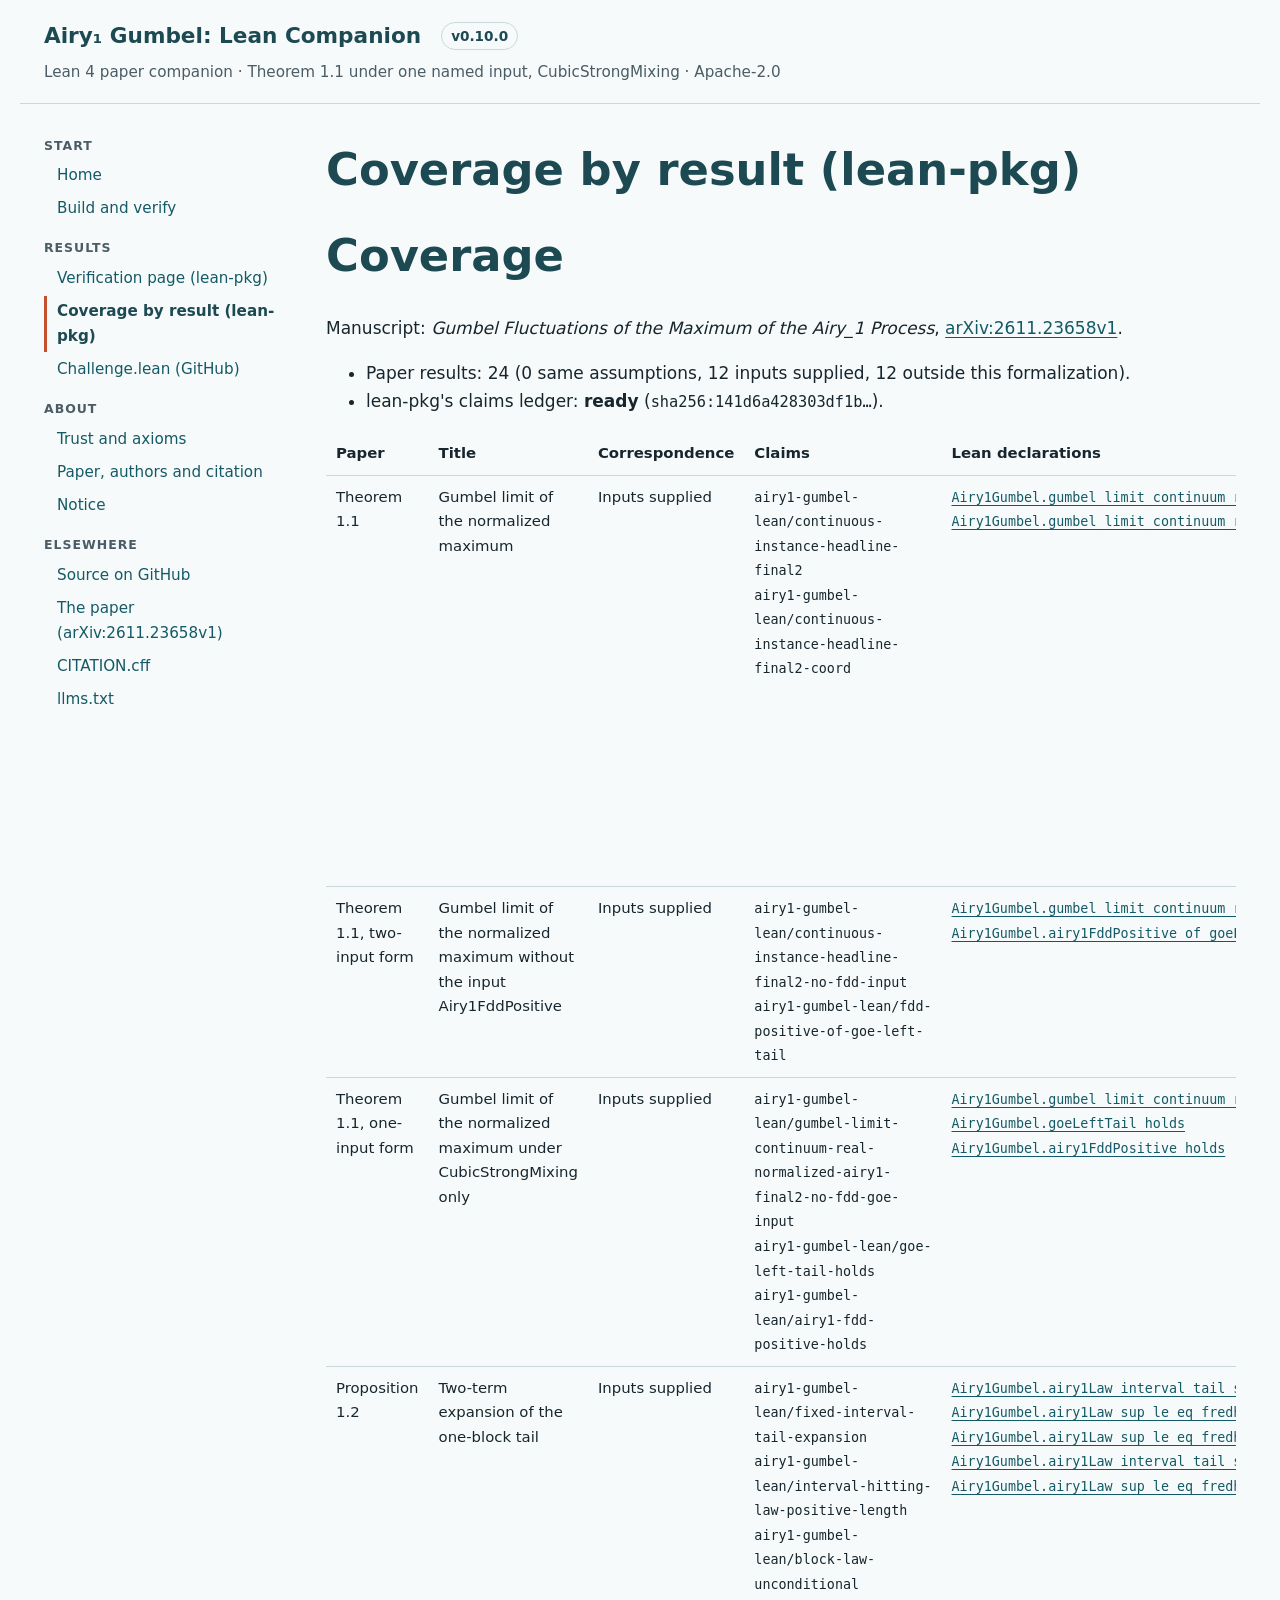
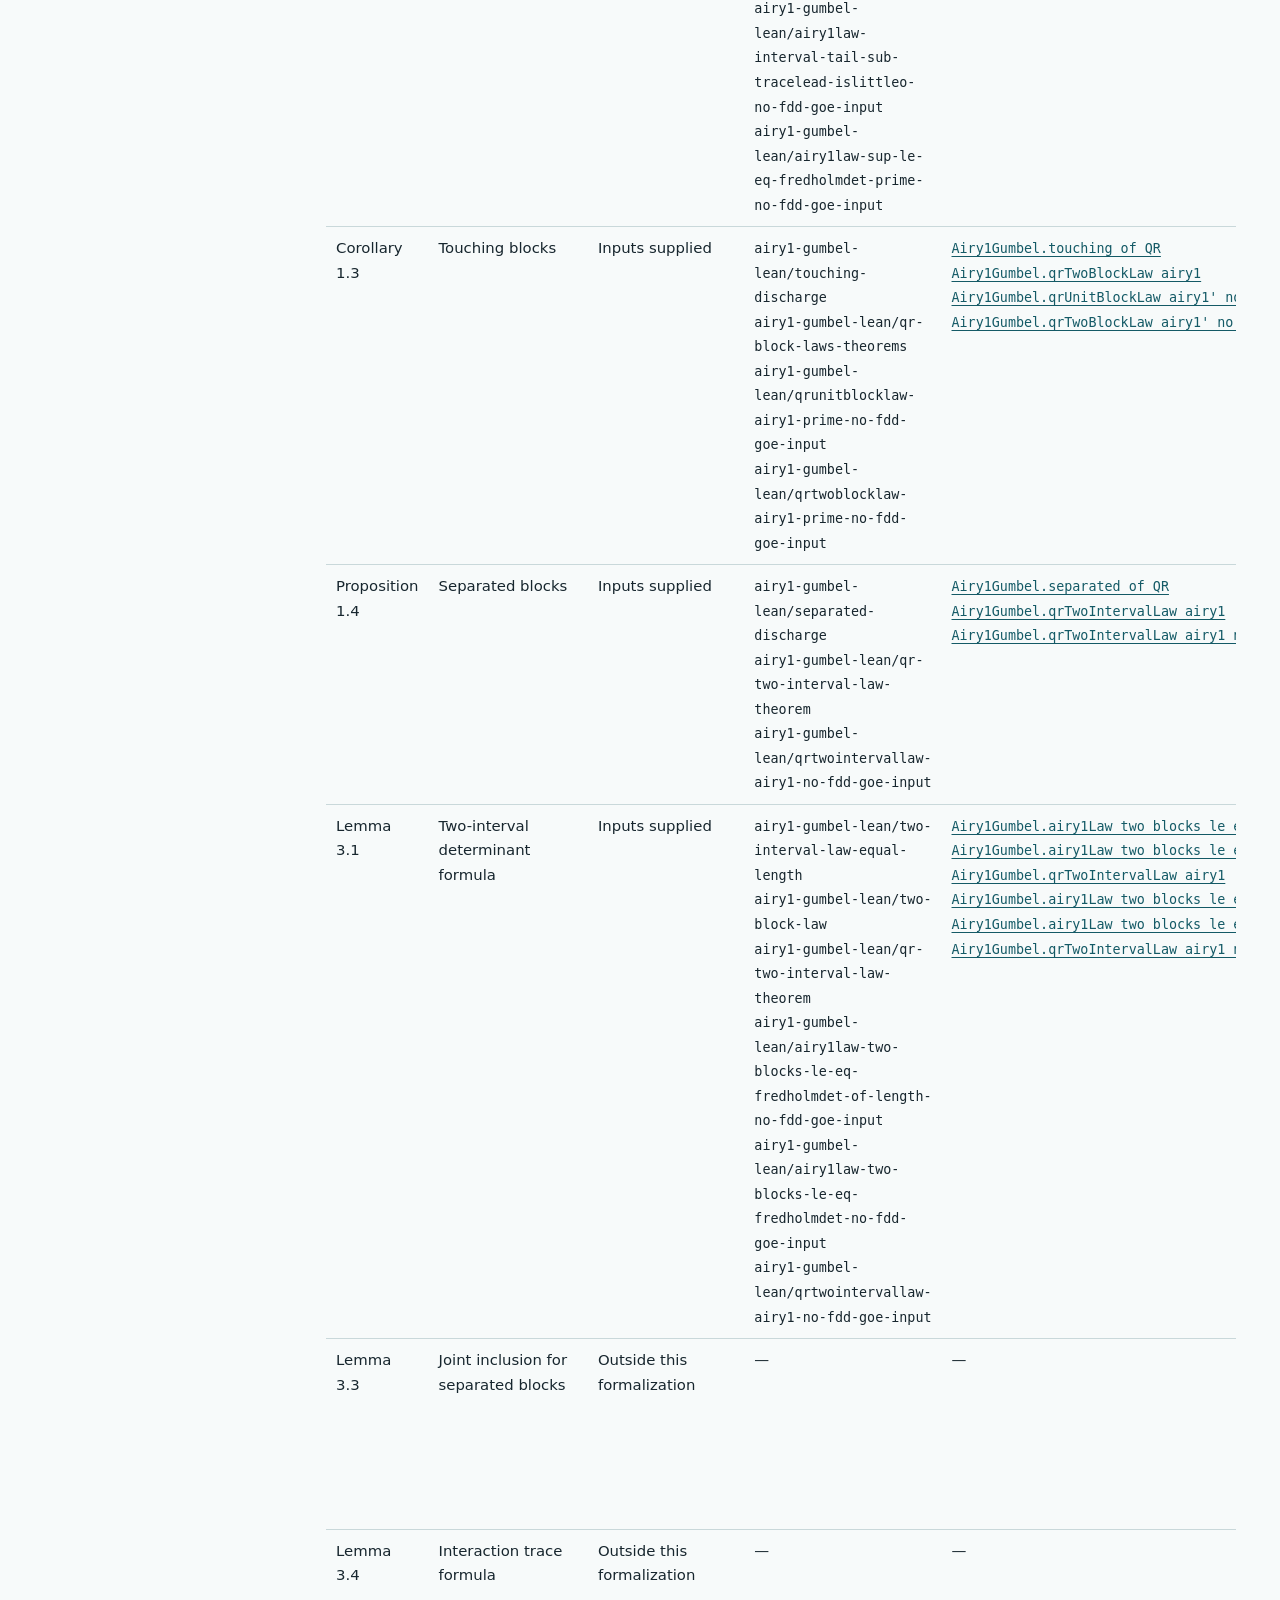
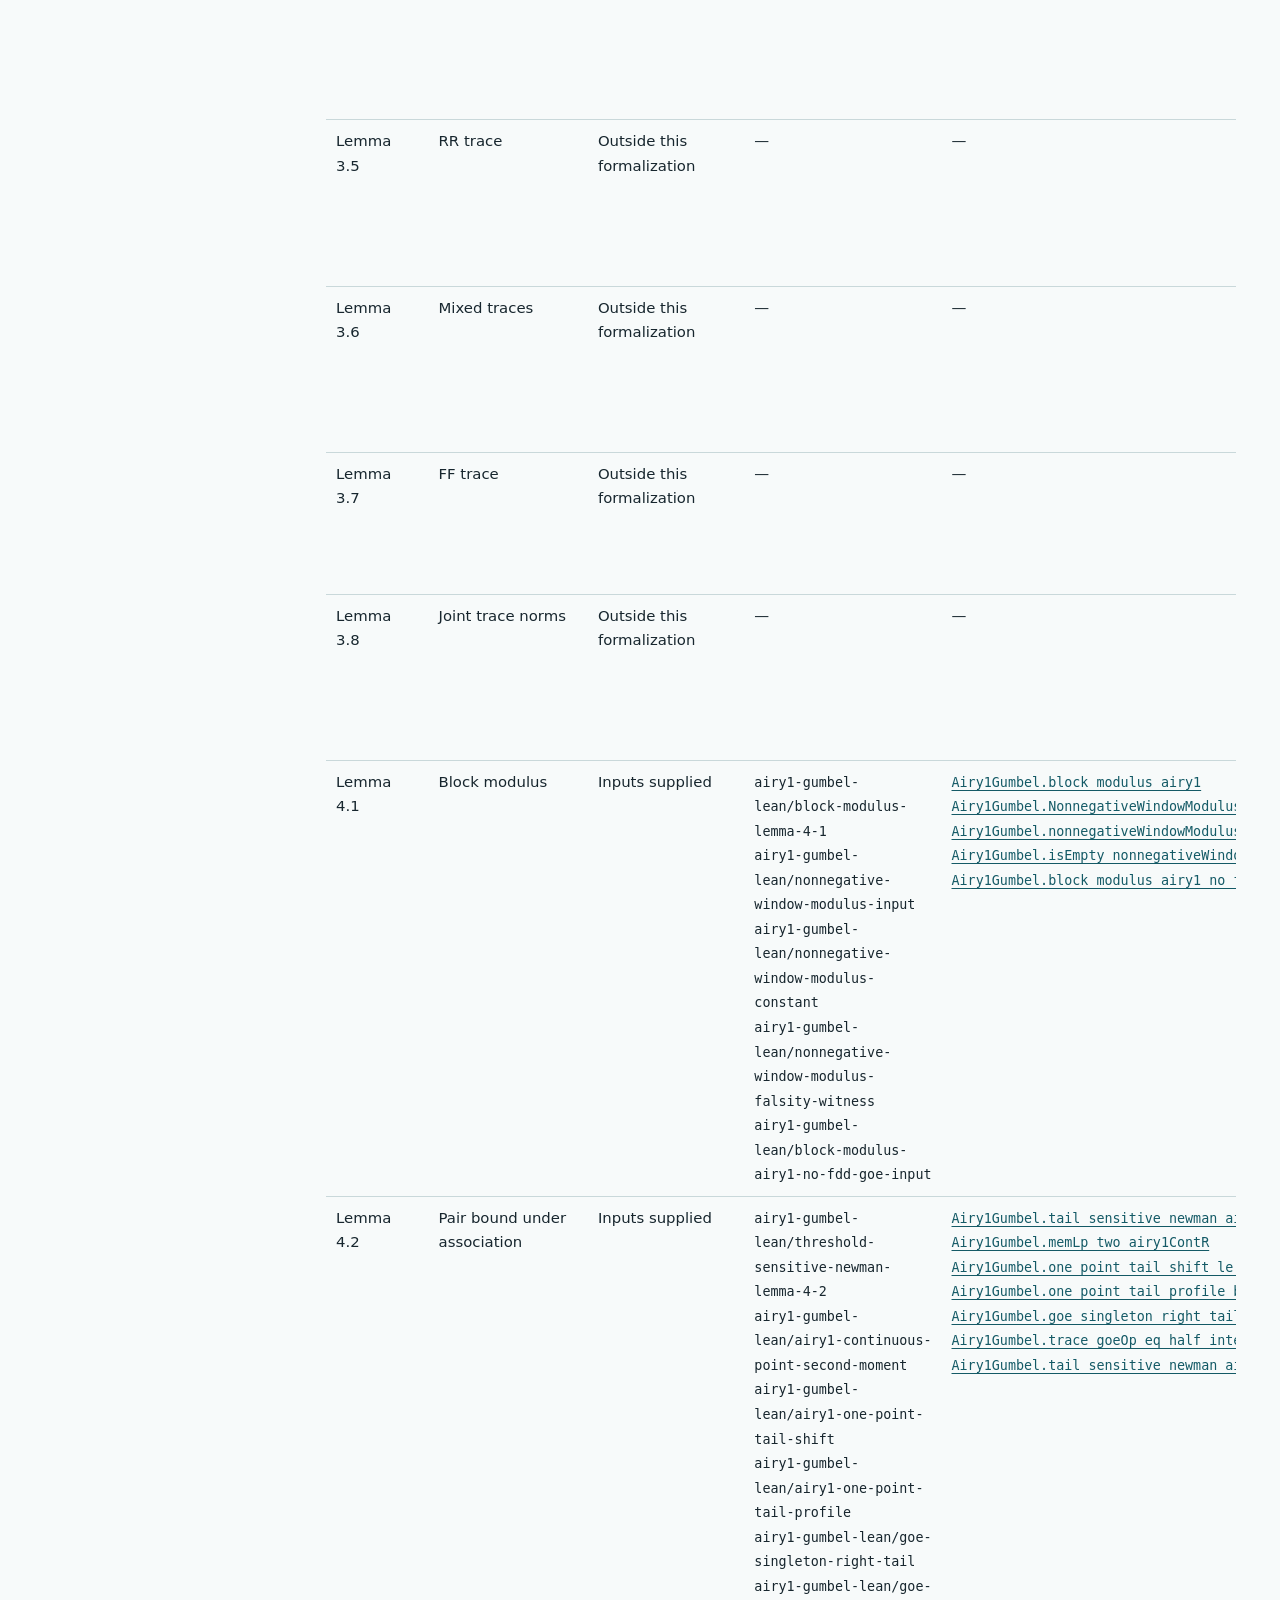
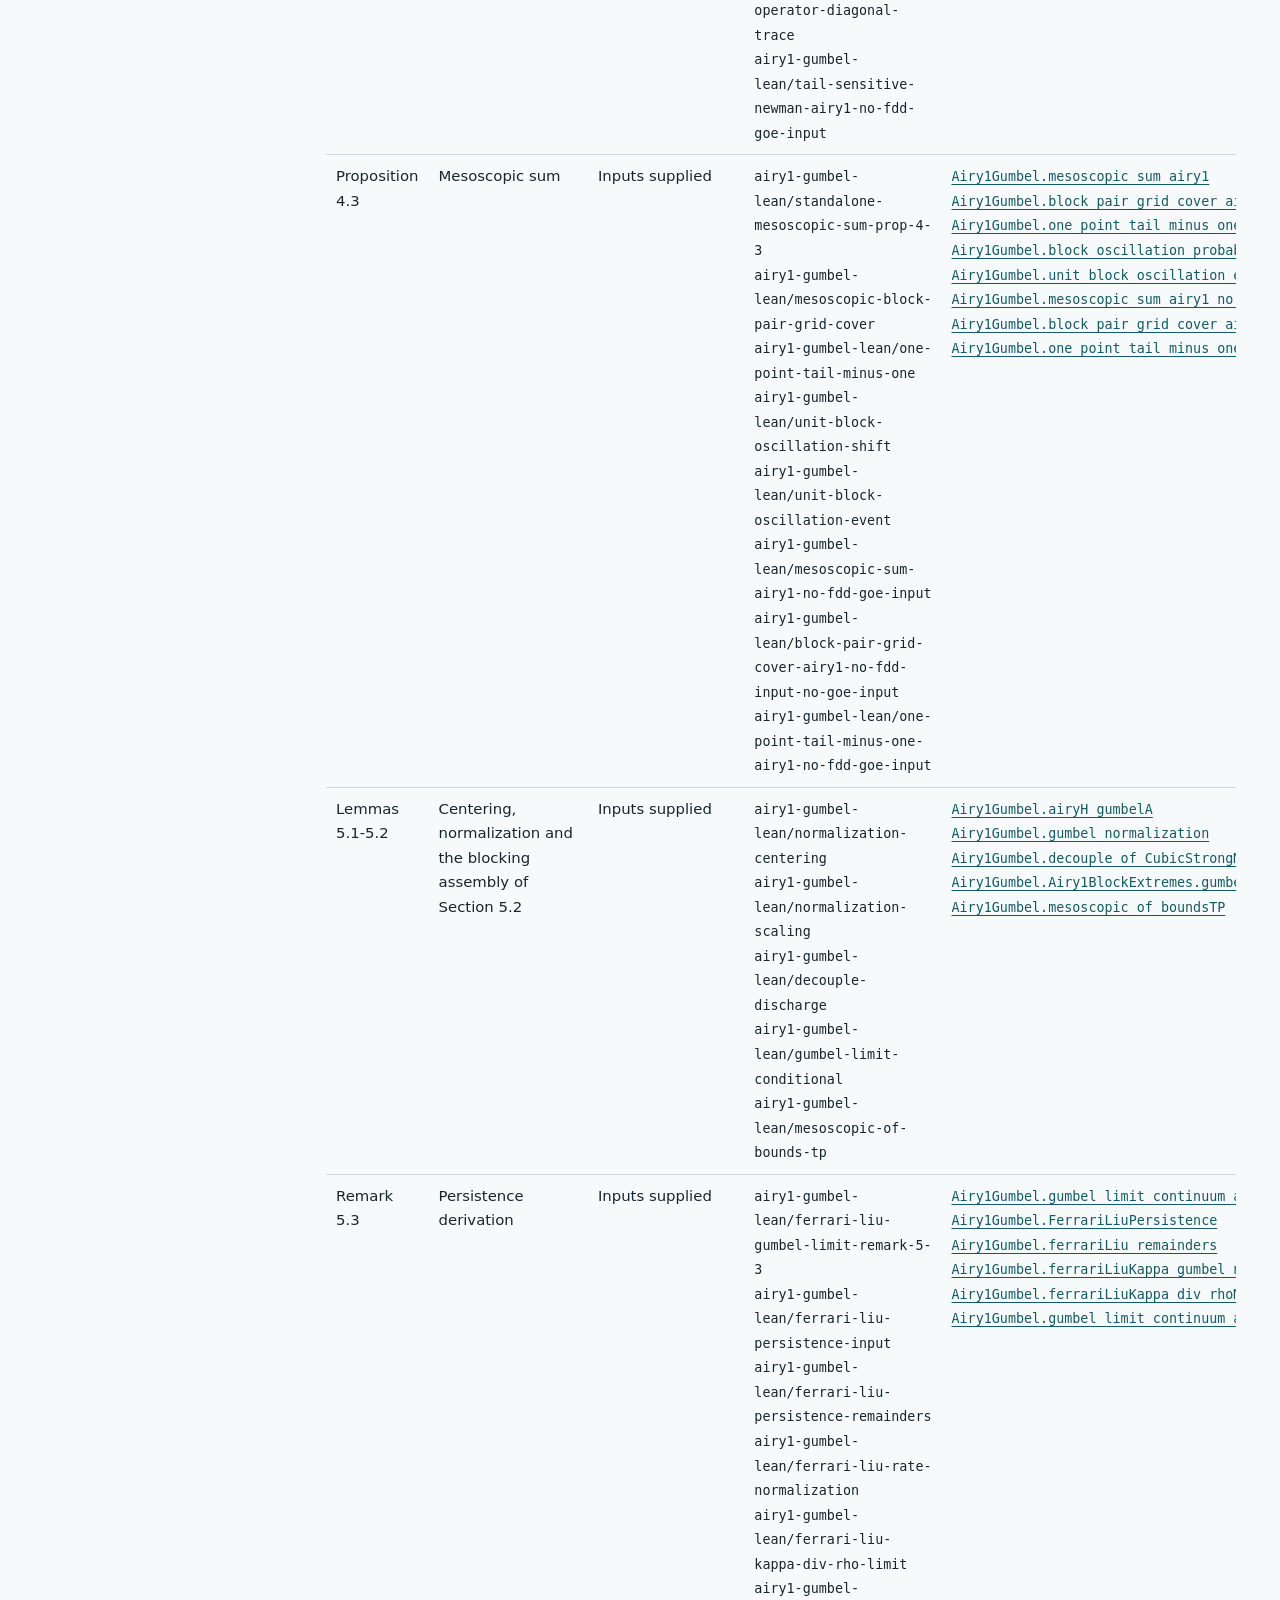
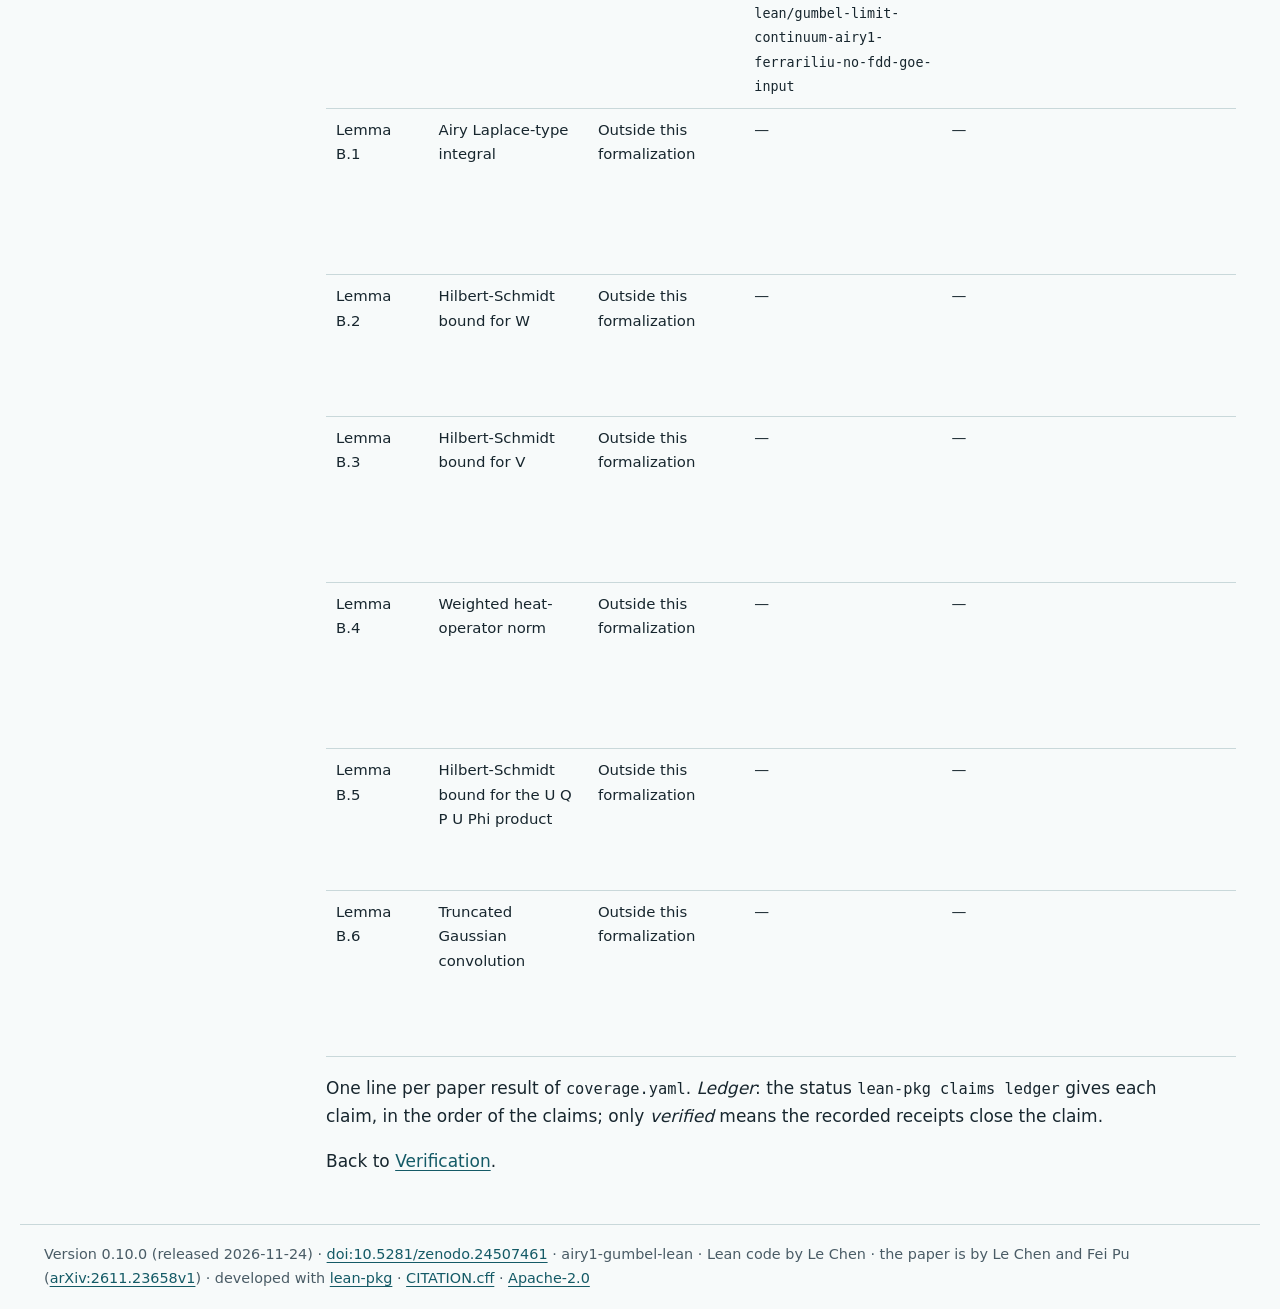
<file: coverage.html>
<!doctype html>
<html lang="en">
<head>
  <meta charset="utf-8">
  <meta name="viewport" content="width=device-width, initial-scale=1">
  <meta name="description" content="Lean 4 companion to Le Chen and Fei Pu, Gumbel Fluctuations of the Maximum of the Airy_1 Process (arXiv:2611.23658v1): Theorem 1.1 verified (build and statement comparison) for the constructed Airy_1 process under one named input, CubicStrongMixing (Airy1FddPositive and GOELeftTail are proved); the three- and two-input forms remain; the mesoscopic step is proved by a two-time Fredholm determinant bound instead of the paper&#x27;s association route. It does not certify the whole manuscript. Apache-2.0.">
  <title>Coverage by result (lean-pkg) · Airy₁ Gumbel: Lean Companion</title>
  <link rel="stylesheet" href="assets/site.css">
  <link rel="stylesheet" href="assets/code.css">
  <link rel="canonical" href="https://chenle02.github.io/airy1-gumbel-lean/coverage.html">
  <script defer src="assets/code.js"></script>
</head>
<body>
  <a class="skip" href="#content">Skip to content</a>
  <header>
    <a class="brand" href="./"><span>Airy₁ Gumbel: Lean Companion</span></a>
    <a class="version" href="https://github.com/chenle02/airy1-gumbel-lean/releases/tag/v0.10.0" title="Release v0.10.0">v0.10.0</a>
    <span class="tagline">Lean 4 paper companion · Theorem 1.1 under one named input, CubicStrongMixing · Apache-2.0</span>
  </header>
  <div class="shell">
    <nav class="side" aria-label="Site"><p class="group">Start</p>
<ul>
<li><a href="index.html">Home</a></li>
<li><a href="getting-started.html">Build and verify</a></li>
</ul>
<p class="group">Results</p>
<ul>
<li><a href="verification.html">Verification page (lean-pkg)</a></li>
<li><a href="coverage.html" aria-current="page">Coverage by result (lean-pkg)</a></li>
<li><a href="https://github.com/chenle02/airy1-gumbel-lean/blob/main/Challenge.lean">Challenge.lean (GitHub)</a></li>
</ul>
<p class="group">About</p>
<ul>
<li><a href="trust.html">Trust and axioms</a></li>
<li><a href="paper.html">Paper, authors and citation</a></li>
<li><a href="notice.html">Notice</a></li>
</ul>
<p class="group">Elsewhere</p>
<ul>
<li><a href="https://github.com/chenle02/airy1-gumbel-lean">Source on GitHub</a></li>
<li><a href="https://arxiv.org/abs/2611.23658v1">The paper (arXiv:2611.23658v1)</a></li>
<li><a href="https://github.com/chenle02/airy1-gumbel-lean/blob/main/CITATION.cff">CITATION.cff</a></li>
<li><a href="llms.txt">llms.txt</a></li>
</ul></nav>
    <details class="side-mobile"><summary>Menu</summary><nav aria-label="Site (compact)"><p class="group">Start</p>
<ul>
<li><a href="index.html">Home</a></li>
<li><a href="getting-started.html">Build and verify</a></li>
</ul>
<p class="group">Results</p>
<ul>
<li><a href="verification.html">Verification page (lean-pkg)</a></li>
<li><a href="coverage.html" aria-current="page">Coverage by result (lean-pkg)</a></li>
<li><a href="https://github.com/chenle02/airy1-gumbel-lean/blob/main/Challenge.lean">Challenge.lean (GitHub)</a></li>
</ul>
<p class="group">About</p>
<ul>
<li><a href="trust.html">Trust and axioms</a></li>
<li><a href="paper.html">Paper, authors and citation</a></li>
<li><a href="notice.html">Notice</a></li>
</ul>
<p class="group">Elsewhere</p>
<ul>
<li><a href="https://github.com/chenle02/airy1-gumbel-lean">Source on GitHub</a></li>
<li><a href="https://arxiv.org/abs/2611.23658v1">The paper (arXiv:2611.23658v1)</a></li>
<li><a href="https://github.com/chenle02/airy1-gumbel-lean/blob/main/CITATION.cff">CITATION.cff</a></li>
<li><a href="llms.txt">llms.txt</a></li>
</ul></nav></details>
    <main id="content">
<h1>Coverage by result (lean-pkg)</h1>
<h1 id="coverage">Coverage</h1>
<!-- Generated by `lean-pkg page airy1-gumbel-lean` (site output) from coverage.yaml, claims.yaml, the claims ledger and the receipts committed under .lean-receipts/. Do not edit: change the data and render it again. -->

<p>Manuscript: <em>Gumbel Fluctuations of the Maximum of the Airy_1 Process</em>, <a href="https://arxiv.org/abs/2611.23658v1">arXiv:2611.23658v1</a>.</p>
<ul>
<li>Paper results: 24 (0 same assumptions, 12 inputs supplied, 12 outside this formalization).</li>
<li>lean-pkg's claims ledger: <strong>ready</strong> (<code>sha256:141d6a428303df1b…</code>).</li>
</ul>
<table>
<thead>
<tr>
<th>Paper</th>
<th>Title</th>
<th>Correspondence</th>
<th>Claims</th>
<th>Lean declarations</th>
<th>Ledger</th>
<th>Inputs</th>
<th>Note</th>
</tr>
</thead>
<tbody>
<tr>
<td>Theorem 1.1</td>
<td>Gumbel limit of the normalized maximum</td>
<td>Inputs supplied</td>
<td><code>airy1-gumbel-lean/continuous-instance-headline-final2</code><br><code>airy1-gumbel-lean/continuous-instance-headline-final2-coord</code></td>
<td><a href="https://github.com/chenle02/airy1-gumbel-lean/blob/8ccd7ca5114686844418b8e1d0a9ed1379559562/Airy1Gumbel/FinalHeadlineTP.lean"><code>Airy1Gumbel.gumbel_limit_continuum_real_normalized_airy1_final₂</code></a><br><a href="https://github.com/chenle02/airy1-gumbel-lean/blob/8ccd7ca5114686844418b8e1d0a9ed1379559562/Airy1Gumbel/FinalHeadlineTP.lean"><code>Airy1Gumbel.gumbel_limit_continuum_real_normalized_airy1_final₂_coord</code></a></td>
<td>verified<br>verified</td>
<td>Airy1FddPositive: for every finite set of times, a probability law whose box distribution function is the Airy_1 Fredholm-determinant formula (Quastel-Remenik, Theorem 1; Borodin-Ferrari-Prahofer 2007). A hypothesis of these two theorems; proved under GOELeftTail since v0.9.0 and with no hypothesis since v0.10.0 (airy1FddPositive_holds), so the next two rows have the same conclusion without it<br>GOELeftTail: a cubic left-tail bound for the one-point law (Baik-Buckingham-DiFranco 2008 with the Ferrari-Spohn GOE identity); an input the paper does not need, since it starts from an existing continuous process. A hypothesis of these two theorems; proved with no hypothesis since v0.10.0 (goeLeftTail_holds)<br>CubicStrongMixing: strong mixing between past and future sigma-algebras at rate exp(-c d^3) (Chen-Pu, arXiv 2607.17113, Proposition 3.1)</td>
<td>The process is the version of the Kolmogorov-extension law with continuous paths on [0, infinity); centering and scaling are those of (1.1)-(1.2) for real T. The mesoscopic step is proved by the two-time Fredholm determinant bound and a high-level upcrossing bound, not by association and the covariance asymptotic. The comparator checks these two statements, unchanged in v0.10.0.</td>
</tr>
<tr>
<td>Theorem 1.1, two-input form</td>
<td>Gumbel limit of the normalized maximum without the input Airy1FddPositive</td>
<td>Inputs supplied</td>
<td><code>airy1-gumbel-lean/continuous-instance-headline-final2-no-fdd-input</code><br><code>airy1-gumbel-lean/fdd-positive-of-goe-left-tail</code></td>
<td><a href="https://github.com/chenle02/airy1-gumbel-lean/blob/8ccd7ca5114686844418b8e1d0a9ed1379559562/Airy1Gumbel/FddFromTasepCorollaries.lean"><code>Airy1Gumbel.gumbel_limit_continuum_real_normalized_airy1_final₂_no_fdd_input</code></a><br><a href="https://github.com/chenle02/airy1-gumbel-lean/blob/8ccd7ca5114686844418b8e1d0a9ed1379559562/Airy1Gumbel/FddFromTasep.lean"><code>Airy1Gumbel.airy1FddPositive_of_goeLeftTail</code></a></td>
<td>verified<br>verified</td>
<td>GOELeftTail: the cubic left-tail bound for the one-point law, as in the row above; it also supplies Airy1FddPositive, through airy1FddPositive_of_goeLeftTail<br>CubicStrongMixing: strong mixing between past and future sigma-algebras at rate exp(-c d^3) (Chen-Pu, arXiv 2607.17113, Proposition 3.1), stated for the process built from airy1FddPositive_of_goeLeftTail</td>
<td>New in v0.9.0: the conclusion of the row above under GOELeftTail and CubicStrongMixing only. Airy1FddPositive is proved under GOELeftTail, not unconditionally (airy1FddPositive_of_goeLeftTail, via flat discrete TASEP and its scaling limit). No input is added. Both claims are compared. The coordinate form _final2_coord_no_fdd_input is built, not compared.</td>
</tr>
<tr>
<td>Theorem 1.1, one-input form</td>
<td>Gumbel limit of the normalized maximum under CubicStrongMixing only</td>
<td>Inputs supplied</td>
<td><code>airy1-gumbel-lean/gumbel-limit-continuum-real-normalized-airy1-final2-no-fdd-goe-input</code><br><code>airy1-gumbel-lean/goe-left-tail-holds</code><br><code>airy1-gumbel-lean/airy1-fdd-positive-holds</code></td>
<td><a href="https://github.com/chenle02/airy1-gumbel-lean/blob/8ccd7ca5114686844418b8e1d0a9ed1379559562/Airy1Gumbel/GOELeftTailCorollaries.lean"><code>Airy1Gumbel.gumbel_limit_continuum_real_normalized_airy1_final₂_no_fdd_goe_input</code></a><br><a href="https://github.com/chenle02/airy1-gumbel-lean/blob/8ccd7ca5114686844418b8e1d0a9ed1379559562/Airy1Gumbel/GOELeftTailDischarge.lean"><code>Airy1Gumbel.goeLeftTail_holds</code></a><br><a href="https://github.com/chenle02/airy1-gumbel-lean/blob/8ccd7ca5114686844418b8e1d0a9ed1379559562/Airy1Gumbel/GOELeftTailCorollaries.lean"><code>Airy1Gumbel.airy1FddPositive_holds</code></a></td>
<td>verified<br>verified<br>verified</td>
<td>CubicStrongMixing: strong mixing between past and future sigma-algebras at rate exp(-c d^3) (Chen-Pu, arXiv 2607.17113, Proposition 3.1), stated for the process built from airy1FddPositive_holds and goeLeftTail_holds</td>
<td>New in v0.10.0: the conclusion of the first row under CubicStrongMixing only. Both records are proved with no hypothesis: goeLeftTail_holds : GOELeftTail, airy1FddPositive_holds : Airy1FddPositive. No input is added; _final2 and every original statement are unchanged and still take the records as hypotheses. All three claims are compared; _final2_no_fdd_input_no_goe_input is built, not compared.</td>
</tr>
<tr>
<td>Proposition 1.2</td>
<td>Two-term expansion of the one-block tail</td>
<td>Inputs supplied</td>
<td><code>airy1-gumbel-lean/fixed-interval-tail-expansion</code><br><code>airy1-gumbel-lean/interval-hitting-law-positive-length</code><br><code>airy1-gumbel-lean/block-law-unconditional</code><br><code>airy1-gumbel-lean/airy1law-interval-tail-sub-tracelead-islittleo-no-fdd-goe-input</code><br><code>airy1-gumbel-lean/airy1law-sup-le-eq-fredholmdet-prime-no-fdd-goe-input</code></td>
<td><a href="https://github.com/chenle02/airy1-gumbel-lean/blob/8ccd7ca5114686844418b8e1d0a9ed1379559562/Airy1Gumbel/BlockLawUnconditional.lean"><code>Airy1Gumbel.airy1Law_interval_tail_sub_traceLead_isLittleO</code></a><br><a href="https://github.com/chenle02/airy1-gumbel-lean/blob/8ccd7ca5114686844418b8e1d0a9ed1379559562/Airy1Gumbel/BlockLawUnconditional.lean"><code>Airy1Gumbel.airy1Law_sup_le_eq_fredholmDet_at_weight'</code></a><br><a href="https://github.com/chenle02/airy1-gumbel-lean/blob/8ccd7ca5114686844418b8e1d0a9ed1379559562/Airy1Gumbel/BlockLawUnconditional.lean"><code>Airy1Gumbel.airy1Law_sup_le_eq_fredholmDet'</code></a><br><a href="https://github.com/chenle02/airy1-gumbel-lean/blob/8ccd7ca5114686844418b8e1d0a9ed1379559562/Airy1Gumbel/GOELeftTailCorollaries.lean"><code>Airy1Gumbel.airy1Law_interval_tail_sub_traceLead_isLittleO_no_fdd_goe_input</code></a><br><a href="https://github.com/chenle02/airy1-gumbel-lean/blob/8ccd7ca5114686844418b8e1d0a9ed1379559562/Airy1Gumbel/GOELeftTailCorollaries.lean"><code>Airy1Gumbel.airy1Law_sup_le_eq_fredholmDet'_no_fdd_goe_input</code></a></td>
<td>out-of-scope (internal)<br>out-of-scope (internal)<br>out-of-scope (internal)<br>out-of-scope (internal)<br>out-of-scope (internal)</td>
<td>Airy1FddPositive and GOELeftTail, for the process-level interval hitting law; since v0.10.0 both are proved, and the two _no_fdd_goe_input corollaries take no input</td>
<td>Proved at the process level on [0, T] for every T &gt; 0 (fixed-interval-tail-expansion), from the contrib expansion AiryConj.piT_sub_traceLead_isLittleO, the hitting law at weight a &gt;= T + 1 and the eventual determinant agreement; block-law-unconditional is the law for T &gt;= 1. Since v0.10.0 both with no input (_no_fdd_goe_input). Version 0.1.0 had the process-level statement for T &gt;= 1 only.</td>
</tr>
<tr>
<td>Corollary 1.3</td>
<td>Touching blocks</td>
<td>Inputs supplied</td>
<td><code>airy1-gumbel-lean/touching-discharge</code><br><code>airy1-gumbel-lean/qr-block-laws-theorems</code><br><code>airy1-gumbel-lean/qrunitblocklaw-airy1-prime-no-fdd-goe-input</code><br><code>airy1-gumbel-lean/qrtwoblocklaw-airy1-prime-no-fdd-goe-input</code></td>
<td><a href="https://github.com/chenle02/airy1-gumbel-lean/blob/8ccd7ca5114686844418b8e1d0a9ed1379559562/Airy1Gumbel/Touching.lean"><code>Airy1Gumbel.touching_of_QR</code></a><br><a href="https://github.com/chenle02/airy1-gumbel-lean/blob/8ccd7ca5114686844418b8e1d0a9ed1379559562/Airy1Gumbel/BlockLaw.lean"><code>Airy1Gumbel.qrTwoBlockLaw_airy1</code></a><br><a href="https://github.com/chenle02/airy1-gumbel-lean/blob/8ccd7ca5114686844418b8e1d0a9ed1379559562/Airy1Gumbel/GOELeftTailCorollaries.lean"><code>Airy1Gumbel.qrUnitBlockLaw_airy1'_no_fdd_goe_input</code></a><br><a href="https://github.com/chenle02/airy1-gumbel-lean/blob/8ccd7ca5114686844418b8e1d0a9ed1379559562/Airy1Gumbel/GOELeftTailCorollaries.lean"><code>Airy1Gumbel.qrTwoBlockLaw_airy1'_no_fdd_goe_input</code></a></td>
<td>out-of-scope (internal)<br>out-of-scope (internal)<br>out-of-scope (internal)<br>out-of-scope (internal)</td>
<td>Airy1FddPositive and GOELeftTail, for the one- and two-block laws of the constructed process; since v0.10.0 both are proved, and the two _no_fdd_goe_input corollaries take no input</td>
<td>—</td>
</tr>
<tr>
<td>Proposition 1.4</td>
<td>Separated blocks</td>
<td>Inputs supplied</td>
<td><code>airy1-gumbel-lean/separated-discharge</code><br><code>airy1-gumbel-lean/qr-two-interval-law-theorem</code><br><code>airy1-gumbel-lean/qrtwointervallaw-airy1-no-fdd-goe-input</code></td>
<td><a href="https://github.com/chenle02/airy1-gumbel-lean/blob/8ccd7ca5114686844418b8e1d0a9ed1379559562/Airy1Gumbel/Separated.lean"><code>Airy1Gumbel.separated_of_QR</code></a><br><a href="https://github.com/chenle02/airy1-gumbel-lean/blob/8ccd7ca5114686844418b8e1d0a9ed1379559562/Airy1Gumbel/TwoIntervalLaw.lean"><code>Airy1Gumbel.qrTwoIntervalLaw_airy1</code></a><br><a href="https://github.com/chenle02/airy1-gumbel-lean/blob/8ccd7ca5114686844418b8e1d0a9ed1379559562/Airy1Gumbel/GOELeftTailCorollaries.lean"><code>Airy1Gumbel.qrTwoIntervalLaw_airy1_no_fdd_goe_input</code></a></td>
<td>out-of-scope (internal)<br>out-of-scope (internal)<br>out-of-scope (internal)</td>
<td>Airy1FddPositive and GOELeftTail, for the unit-block and two-interval laws of the constructed process; since v0.10.0 both are proved, and the _no_fdd_goe_input corollary takes no input</td>
<td>—</td>
</tr>
<tr>
<td>Lemma 3.1</td>
<td>Two-interval determinant formula</td>
<td>Inputs supplied</td>
<td><code>airy1-gumbel-lean/two-interval-law-equal-length</code><br><code>airy1-gumbel-lean/two-block-law</code><br><code>airy1-gumbel-lean/qr-two-interval-law-theorem</code><br><code>airy1-gumbel-lean/airy1law-two-blocks-le-eq-fredholmdet-of-length-no-fdd-goe-input</code><br><code>airy1-gumbel-lean/airy1law-two-blocks-le-eq-fredholmdet-no-fdd-goe-input</code><br><code>airy1-gumbel-lean/qrtwointervallaw-airy1-no-fdd-goe-input</code></td>
<td><a href="https://github.com/chenle02/airy1-gumbel-lean/blob/8ccd7ca5114686844418b8e1d0a9ed1379559562/Airy1Gumbel/TwoIntervalLaw.lean"><code>Airy1Gumbel.airy1Law_two_blocks_le_eq_fredholmDet_of_length</code></a><br><a href="https://github.com/chenle02/airy1-gumbel-lean/blob/8ccd7ca5114686844418b8e1d0a9ed1379559562/Airy1Gumbel/TwoIntervalLaw.lean"><code>Airy1Gumbel.airy1Law_two_blocks_le_eq_fredholmDet</code></a><br><a href="https://github.com/chenle02/airy1-gumbel-lean/blob/8ccd7ca5114686844418b8e1d0a9ed1379559562/Airy1Gumbel/TwoIntervalLaw.lean"><code>Airy1Gumbel.qrTwoIntervalLaw_airy1</code></a><br><a href="https://github.com/chenle02/airy1-gumbel-lean/blob/8ccd7ca5114686844418b8e1d0a9ed1379559562/Airy1Gumbel/GOELeftTailCorollaries.lean"><code>Airy1Gumbel.airy1Law_two_blocks_le_eq_fredholmDet_of_length_no_fdd_goe_input</code></a><br><a href="https://github.com/chenle02/airy1-gumbel-lean/blob/8ccd7ca5114686844418b8e1d0a9ed1379559562/Airy1Gumbel/GOELeftTailCorollaries.lean"><code>Airy1Gumbel.airy1Law_two_blocks_le_eq_fredholmDet_no_fdd_goe_input</code></a><br><a href="https://github.com/chenle02/airy1-gumbel-lean/blob/8ccd7ca5114686844418b8e1d0a9ed1379559562/Airy1Gumbel/GOELeftTailCorollaries.lean"><code>Airy1Gumbel.qrTwoIntervalLaw_airy1_no_fdd_goe_input</code></a></td>
<td>out-of-scope (internal)<br>out-of-scope (internal)<br>out-of-scope (internal)<br>out-of-scope (internal)<br>out-of-scope (internal)<br>out-of-scope (internal)</td>
<td>Airy1FddPositive and GOELeftTail, for the two-interval hitting law of the constructed process; since v0.10.0 both are proved, and the three _no_fdd_goe_input corollaries take no input</td>
<td>Proved for every T &gt; 0, r &gt; 0, M &gt; 0 at any weight a &gt;= 2T + r + 1 (two-interval-law-equal-length), in the trace-class form (3.3) of Remark 3.2: det(I - K~), K~ the conjugated kernel of (3.2). The determinant displayed in (3.1) has no separate Lean definition; the paper reads it through (3.3). Versions 0.1.0 and 0.2.0 had T = 1 only.</td>
</tr>
<tr>
<td>Lemma 3.3</td>
<td>Joint inclusion for separated blocks</td>
<td>Outside this formalization</td>
<td>—</td>
<td>—</td>
<td>—</td>
<td>—</td>
<td>Proved in a different form: joint_exceed_eq_detComb (Airy1Gumbel/Separated.lean) holds eventually in u (paper: sqrt(2M) &gt;= r + 3) under the QR records, proved for airy1Law under Airy1FddPositive and GOELeftTail; the decomposition, AiryTwoInt.twoIntKCup_decomp (contrib TwoInterval/TwoIntervalOps.lean), as stated. Shown as outside only because coverage rows can name main-package claims alone.</td>
</tr>
<tr>
<td>Lemma 3.4</td>
<td>Interaction trace formula</td>
<td>Outside this formalization</td>
<td>—</td>
<td>—</td>
<td>—</td>
<td>—</td>
<td>Proved in contrib in a different form: C_r trace class (AiryTwoInt.isTraceClass_crKerT, TwoInterval/TwoIntervalMembership.lean), trace = sum of four sector traces as iterated integrals (AiryTwoInt.trace_crKerT_eq_sectors, TwoInterval/TwoIntervalTrace.lean); no R^4 absolute-convergence statement. Shown as outside only because coverage rows can name main-package claims alone.</td>
</tr>
<tr>
<td>Lemma 3.5</td>
<td>RR trace</td>
<td>Outside this formalization</td>
<td>—</td>
<td>—</td>
<td>—</td>
<td>—</td>
<td>Proved in contrib in a different form: saddle bound as stated (AiryConj.saddleF_ge, AiryKernel/GaussianSaddle.lean); RR bound (AiryTwoInt.trSectorRR_abs_le, TwoInterval/SectorRR.lean) with an extra C2 exp(-c2 M^2), absorbed only in abs_trace_crKerT_le_discharged. Shown as outside only because coverage rows can name main-package claims alone.</td>
</tr>
<tr>
<td>Lemma 3.6</td>
<td>Mixed traces</td>
<td>Outside this formalization</td>
<td>—</td>
<td>—</td>
<td>—</td>
<td>—</td>
<td>Proved in the contrib library as stated, with no named input: AiryTwoInt.trSectorRF_eq_trSectorFR (contrib/Airy1GumbelContrib/TwoInterval/SectorRF.lean) and AiryTwoInt.abs_trSectorFR_le_absorbed (TwoInterval/SectorFR.lean). Shown as outside only because coverage rows can name main-package claims alone.</td>
</tr>
<tr>
<td>Lemma 3.7</td>
<td>FF trace</td>
<td>Outside this formalization</td>
<td>—</td>
<td>—</td>
<td>—</td>
<td>—</td>
<td>Proved in the contrib library as stated, with no named input: AiryTwoInt.trSectorFF_abs_le (contrib/Airy1GumbelContrib/TwoInterval/SectorFF.lean). Shown as outside only because coverage rows can name main-package claims alone.</td>
</tr>
<tr>
<td>Lemma 3.8</td>
<td>Joint trace norms</td>
<td>Outside this formalization</td>
<td>—</td>
<td>—</td>
<td>—</td>
<td>—</td>
<td>Proved in contrib in a weaker form: traces and Hilbert-Schmidt norms bounded (AiryTwoInt.twoInt_stepThree, TwoInterval/TwoIntervalDetRem.lean; hsNorm_crKerT_le_discharged, TwoInterval/TwoIntervalN3.lean; abs_trace_crKerT_le_discharged), no trace-norm bound; Proposition 1.4 uses this form. Shown as outside only because coverage rows can name main-package claims alone.</td>
</tr>
<tr>
<td>Lemma 4.1</td>
<td>Block modulus</td>
<td>Inputs supplied</td>
<td><code>airy1-gumbel-lean/block-modulus-lemma-4-1</code><br><code>airy1-gumbel-lean/nonnegative-window-modulus-input</code><br><code>airy1-gumbel-lean/nonnegative-window-modulus-constant</code><br><code>airy1-gumbel-lean/nonnegative-window-modulus-falsity-witness</code><br><code>airy1-gumbel-lean/block-modulus-airy1-no-fdd-goe-input</code></td>
<td><a href="https://github.com/chenle02/airy1-gumbel-lean/blob/8ccd7ca5114686844418b8e1d0a9ed1379559562/Airy1Gumbel/BlockModulus.lean"><code>Airy1Gumbel.block_modulus_airy1</code></a><br><a href="https://github.com/chenle02/airy1-gumbel-lean/blob/8ccd7ca5114686844418b8e1d0a9ed1379559562/Airy1Gumbel/BlockModulus.lean"><code>Airy1Gumbel.NonnegativeWindowModulusEstimate</code></a><br><a href="https://github.com/chenle02/airy1-gumbel-lean/blob/8ccd7ca5114686844418b8e1d0a9ed1379559562/Airy1Gumbel/BlockModulus.lean"><code>Airy1Gumbel.nonnegativeWindowModulusEstimate_const</code></a><br><a href="https://github.com/chenle02/airy1-gumbel-lean/blob/8ccd7ca5114686844418b8e1d0a9ed1379559562/Airy1Gumbel/BlockModulus.lean"><code>Airy1Gumbel.isEmpty_nonnegativeWindowModulusEstimate_sq</code></a><br><a href="https://github.com/chenle02/airy1-gumbel-lean/blob/8ccd7ca5114686844418b8e1d0a9ed1379559562/Airy1Gumbel/GOELeftTailCorollaries.lean"><code>Airy1Gumbel.block_modulus_airy1_no_fdd_goe_input</code></a></td>
<td>out-of-scope (internal)<br>out-of-scope (internal)<br>out-of-scope (internal)<br>out-of-scope (internal)<br>out-of-scope (internal)</td>
<td>NonnegativeWindowModulusEstimate, assumed, not proved: the transferred local oscillation bound (4.2) of arXiv:2611.23658v1 on windows inside [0, infinity): for large l, 0 &lt; s &lt;= 1 and centres c &gt;= s, P(|A(t1) - A(t2)| &gt; C0 l sqrt(s) for some t1, t2 in [c - s, c + s]) &lt;= C0 exp(-c0 l). The paper derives it from Basu-Bhattacharjee (2024, arXiv 2406.11826); that derivation is not formalized<br>Airy1FddPositive and GOELeftTail, for the continuous version of the constructed process; since v0.10.0 both are proved, and block_modulus_airy1_no_fdd_goe_input takes only NonnegativeWindowModulusEstimate</td>
<td>Proved as eq. (4.1) for the continuous version on [0, 1] (block-modulus-lemma-4-1). The input is new in v0.4.0; the zero process satisfies it and the process t^2 violates it (the two audit claims). The headline (Theorem 1.1) does not use this lemma or the new input: its mesoscopic step goes through a high-level upcrossing bound.</td>
</tr>
<tr>
<td>Lemma 4.2</td>
<td>Pair bound under association</td>
<td>Inputs supplied</td>
<td><code>airy1-gumbel-lean/threshold-sensitive-newman-lemma-4-2</code><br><code>airy1-gumbel-lean/airy1-continuous-point-second-moment</code><br><code>airy1-gumbel-lean/airy1-one-point-tail-shift</code><br><code>airy1-gumbel-lean/airy1-one-point-tail-profile</code><br><code>airy1-gumbel-lean/goe-singleton-right-tail</code><br><code>airy1-gumbel-lean/goe-operator-diagonal-trace</code><br><code>airy1-gumbel-lean/tail-sensitive-newman-airy1-no-fdd-goe-input</code></td>
<td><a href="https://github.com/chenle02/airy1-gumbel-lean/blob/8ccd7ca5114686844418b8e1d0a9ed1379559562/Airy1Gumbel/TailSensitiveNewman.lean"><code>Airy1Gumbel.tail_sensitive_newman_airy1</code></a><br><a href="https://github.com/chenle02/airy1-gumbel-lean/blob/8ccd7ca5114686844418b8e1d0a9ed1379559562/Airy1Gumbel/TailSensitiveNewman.lean"><code>Airy1Gumbel.memLp_two_airy1ContR</code></a><br><a href="https://github.com/chenle02/airy1-gumbel-lean/blob/8ccd7ca5114686844418b8e1d0a9ed1379559562/Airy1Gumbel/TailSensitiveNewman.lean"><code>Airy1Gumbel.one_point_tail_shift_le_airy1</code></a><br><a href="https://github.com/chenle02/airy1-gumbel-lean/blob/8ccd7ca5114686844418b8e1d0a9ed1379559562/Airy1Gumbel/TailSensitiveNewman.lean"><code>Airy1Gumbel.one_point_tail_profile_bounds_airy1</code></a><br><a href="https://github.com/chenle02/airy1-gumbel-lean/blob/8ccd7ca5114686844418b8e1d0a9ed1379559562/Airy1Gumbel/TailSensitiveNewman.lean"><code>Airy1Gumbel.goe_singleton_right_tail_sub_profile_isLittleO</code></a><br><a href="https://github.com/chenle02/airy1-gumbel-lean/blob/8ccd7ca5114686844418b8e1d0a9ed1379559562/Airy1Gumbel/TailSensitiveNewman.lean"><code>Airy1Gumbel.trace_goeOp_eq_half_integral</code></a><br><a href="https://github.com/chenle02/airy1-gumbel-lean/blob/8ccd7ca5114686844418b8e1d0a9ed1379559562/Airy1Gumbel/GOELeftTailCorollaries.lean"><code>Airy1Gumbel.tail_sensitive_newman_airy1_no_fdd_goe_input</code></a></td>
<td>out-of-scope (internal)<br>out-of-scope (internal)<br>out-of-scope (internal)<br>out-of-scope (internal)<br>out-of-scope (internal)<br>out-of-scope (internal)<br>out-of-scope (internal)</td>
<td>ProcessAssociated, assumed, not proved: the association of the Airy_1 process (Pu 2025, Theorem 1.2), in the form that every finite-dimensional marginal gives nonnegative covariance to bounded, monotone, measurable test functions. An existing named input, until v0.5.0 used only by the earlier association-route headline<br>Airy1FddPositive and GOELeftTail, standing inputs for the continuous version of the constructed process; GOELeftTail is not a hypothesis of the paper's Lemma 4.2; since v0.10.0 both are proved, and tail_sensitive_newman_airy1_no_fdd_goe_input takes only ProcessAssociated</td>
<td>Proved as eq. (4.3) for every u &gt;= u0 and every lag d &gt;= 0, constants independent of d. The covariance is genuine: both marginals are proved square-integrable. The one-point tail ratio, from a density bound in the paper, is proved from the GOE Fredholm determinant: no new named input. The headline (Theorem 1.1) does not use this lemma.</td>
</tr>
<tr>
<td>Proposition 4.3</td>
<td>Mesoscopic sum</td>
<td>Inputs supplied</td>
<td><code>airy1-gumbel-lean/standalone-mesoscopic-sum-prop-4-3</code><br><code>airy1-gumbel-lean/mesoscopic-block-pair-grid-cover</code><br><code>airy1-gumbel-lean/one-point-tail-minus-one</code><br><code>airy1-gumbel-lean/unit-block-oscillation-shift</code><br><code>airy1-gumbel-lean/unit-block-oscillation-event</code><br><code>airy1-gumbel-lean/mesoscopic-sum-airy1-no-fdd-goe-input</code><br><code>airy1-gumbel-lean/block-pair-grid-cover-airy1-no-fdd-input-no-goe-input</code><br><code>airy1-gumbel-lean/one-point-tail-minus-one-airy1-no-fdd-goe-input</code></td>
<td><a href="https://github.com/chenle02/airy1-gumbel-lean/blob/8ccd7ca5114686844418b8e1d0a9ed1379559562/Airy1Gumbel/MesoscopicStandalone.lean"><code>Airy1Gumbel.mesoscopic_sum_airy1</code></a><br><a href="https://github.com/chenle02/airy1-gumbel-lean/blob/8ccd7ca5114686844418b8e1d0a9ed1379559562/Airy1Gumbel/MesoscopicStandalone.lean"><code>Airy1Gumbel.block_pair_grid_cover_airy1</code></a><br><a href="https://github.com/chenle02/airy1-gumbel-lean/blob/8ccd7ca5114686844418b8e1d0a9ed1379559562/Airy1Gumbel/MesoscopicStandalone.lean"><code>Airy1Gumbel.one_point_tail_minus_one_airy1</code></a><br><a href="https://github.com/chenle02/airy1-gumbel-lean/blob/8ccd7ca5114686844418b8e1d0a9ed1379559562/Airy1Gumbel/MesoscopicStandalone.lean"><code>Airy1Gumbel.block_oscillation_probability_shift_airy1</code></a><br><a href="https://github.com/chenle02/airy1-gumbel-lean/blob/8ccd7ca5114686844418b8e1d0a9ed1379559562/Airy1Gumbel/MesoscopicStandalone.lean"><code>Airy1Gumbel.unit_block_oscillation_event</code></a><br><a href="https://github.com/chenle02/airy1-gumbel-lean/blob/8ccd7ca5114686844418b8e1d0a9ed1379559562/Airy1Gumbel/GOELeftTailCorollaries.lean"><code>Airy1Gumbel.mesoscopic_sum_airy1_no_fdd_goe_input</code></a><br><a href="https://github.com/chenle02/airy1-gumbel-lean/blob/8ccd7ca5114686844418b8e1d0a9ed1379559562/Airy1Gumbel/GOELeftTailCorollaries.lean"><code>Airy1Gumbel.block_pair_grid_cover_airy1_no_fdd_input_no_goe_input</code></a><br><a href="https://github.com/chenle02/airy1-gumbel-lean/blob/8ccd7ca5114686844418b8e1d0a9ed1379559562/Airy1Gumbel/GOELeftTailCorollaries.lean"><code>Airy1Gumbel.one_point_tail_minus_one_airy1_no_fdd_goe_input</code></a></td>
<td>out-of-scope (internal)<br>out-of-scope (internal)<br>out-of-scope (internal)<br>out-of-scope (internal)<br>out-of-scope (internal)<br>out-of-scope (internal)<br>out-of-scope (internal)<br>out-of-scope (internal)</td>
<td>NonnegativeWindowModulusEstimate, assumed, not proved: the transferred local oscillation bound (4.2) on windows inside [0, infinity) (Basu-Bhattacharjee 2024); already the input of Lemma 4.1, through which it is used<br>ProcessAssociated, assumed, not proved: the association of the Airy_1 process (Pu 2025, Theorem 1.2); already the input of Lemma 4.2, through which it is used<br>CubicCovarianceDecay, assumed, not proved: the covariance asymptotic of the Airy_1 process (Basu-Busani-Ferrari 2023, Theorem 1.1), as the upper bound Cov(A(0), A(d)) &lt;= exp(c d^2 - (4/3) d^3) for d &gt; 1; used only through its proved corollary Cov(A(0), A(d)) &lt;= exp(-theta d^3) for theta &lt; 4/3 and large d. Until v0.6.0 used only by the earlier association-route headline and its intermediate forms<br>Airy1FddPositive and GOELeftTail, standing inputs for the continuous version of the constructed process; since v0.10.0 both are proved: mesoscopic_sum_airy1_no_fdd_goe_input takes only the three inputs above, and the (4.10), (4.11) corollaries take none</td>
<td>Proved as eq. (4.6) for the block maxima Y_j of the continuous version, every chi in ((1/2)^(1/3), 1) and every cutoff R(M) = O(sqrt(M)), M real (mesoscopic_sum_airy1), along the paper's route. No new named input. The headline does not use this result or these three inputs; it proves the Section 5.2 specialisation along the two-point route (mesoscopic-of-bounds-tp).</td>
</tr>
<tr>
<td>Lemmas 5.1-5.2</td>
<td>Centering, normalization and the blocking assembly of Section 5.2</td>
<td>Inputs supplied</td>
<td><code>airy1-gumbel-lean/normalization-centering</code><br><code>airy1-gumbel-lean/normalization-scaling</code><br><code>airy1-gumbel-lean/decouple-discharge</code><br><code>airy1-gumbel-lean/gumbel-limit-conditional</code><br><code>airy1-gumbel-lean/mesoscopic-of-bounds-tp</code></td>
<td><a href="https://github.com/chenle02/airy1-gumbel-lean/blob/8ccd7ca5114686844418b8e1d0a9ed1379559562/Airy1Gumbel/Normalization.lean"><code>Airy1Gumbel.airyH_gumbelA</code></a><br><a href="https://github.com/chenle02/airy1-gumbel-lean/blob/8ccd7ca5114686844418b8e1d0a9ed1379559562/Airy1Gumbel/Normalization.lean"><code>Airy1Gumbel.gumbel_normalization</code></a><br><a href="https://github.com/chenle02/airy1-gumbel-lean/blob/8ccd7ca5114686844418b8e1d0a9ed1379559562/Airy1Gumbel/MixingRecord.lean"><code>Airy1Gumbel.decouple_of_CubicStrongMixing</code></a><br><a href="https://github.com/chenle02/airy1-gumbel-lean/blob/8ccd7ca5114686844418b8e1d0a9ed1379559562/Airy1Gumbel/GumbelLimit.lean"><code>Airy1Gumbel.Airy1BlockExtremes.gumbel_limit</code></a><br><a href="https://github.com/chenle02/airy1-gumbel-lean/blob/8ccd7ca5114686844418b8e1d0a9ed1379559562/Airy1Gumbel/MesoscopicTP.lean"><code>Airy1Gumbel.mesoscopic_of_boundsTP</code></a></td>
<td>out-of-scope (internal)<br>out-of-scope (internal)<br>out-of-scope (internal)<br>out-of-scope (internal)<br>out-of-scope (internal)</td>
<td>CubicStrongMixing, for the decoupling of distant blocks</td>
<td>—</td>
</tr>
<tr>
<td>Remark 5.3</td>
<td>Persistence derivation</td>
<td>Inputs supplied</td>
<td><code>airy1-gumbel-lean/ferrari-liu-gumbel-limit-remark-5-3</code><br><code>airy1-gumbel-lean/ferrari-liu-persistence-input</code><br><code>airy1-gumbel-lean/ferrari-liu-persistence-remainders</code><br><code>airy1-gumbel-lean/ferrari-liu-rate-normalization</code><br><code>airy1-gumbel-lean/ferrari-liu-kappa-div-rho-limit</code><br><code>airy1-gumbel-lean/gumbel-limit-continuum-airy1-ferrariliu-no-fdd-goe-input</code></td>
<td><a href="https://github.com/chenle02/airy1-gumbel-lean/blob/8ccd7ca5114686844418b8e1d0a9ed1379559562/Airy1Gumbel/FerrariLiuRoute.lean"><code>Airy1Gumbel.gumbel_limit_continuum_airy1_ferrariLiu</code></a><br><a href="https://github.com/chenle02/airy1-gumbel-lean/blob/8ccd7ca5114686844418b8e1d0a9ed1379559562/Airy1Gumbel/FerrariLiuRoute.lean"><code>Airy1Gumbel.FerrariLiuPersistence</code></a><br><a href="https://github.com/chenle02/airy1-gumbel-lean/blob/8ccd7ca5114686844418b8e1d0a9ed1379559562/Airy1Gumbel/FerrariLiuRoute.lean"><code>Airy1Gumbel.ferrariLiu_remainders</code></a><br><a href="https://github.com/chenle02/airy1-gumbel-lean/blob/8ccd7ca5114686844418b8e1d0a9ed1379559562/Airy1Gumbel/FerrariLiuRoute.lean"><code>Airy1Gumbel.ferrariLiuKappa_gumbel_normalization</code></a><br><a href="https://github.com/chenle02/airy1-gumbel-lean/blob/8ccd7ca5114686844418b8e1d0a9ed1379559562/Airy1Gumbel/FerrariLiuRoute.lean"><code>Airy1Gumbel.ferrariLiuKappa_div_rhoM_tendsto</code></a><br><a href="https://github.com/chenle02/airy1-gumbel-lean/blob/8ccd7ca5114686844418b8e1d0a9ed1379559562/Airy1Gumbel/GOELeftTailCorollaries.lean"><code>Airy1Gumbel.gumbel_limit_continuum_airy1_ferrariLiu_no_fdd_goe_input</code></a></td>
<td>out-of-scope (internal)<br>out-of-scope (internal)<br>out-of-scope (internal)<br>out-of-scope (internal)<br>out-of-scope (internal)<br>out-of-scope (internal)</td>
<td>FerrariLiuPersistence, assumed, not proved: the finite-length persistence expansion of Ferrari-Liu (2024, Theorem 1.1, Proposition 2.5, Section 2.4): for c &gt;= 3/2 and L &gt;= 1, P(A &lt;= c on [0, L]) = exp(-L kappa(c) - S(c) + E(c, L)), |S(c)| &lt;= -6 log(1 - 2 beta(c)), E(c, L) bounded by their trace remainder; it includes their identity log det(1 - K) = -sum Tr(K^n)/n. Used only by Remark 5.3<br>Airy1FddPositive and GOELeftTail, standing inputs for the continuous version of the constructed process; since v0.10.0 both are proved, and gumbel_limit_continuum_airy1_ferrariLiu_no_fdd_goe_input takes only FerrariLiuPersistence</td>
<td>Proved as the remark states: P(A(x) &lt;= a_N + b_N z for all x in [0, N]) -&gt; exp(-e^(-z)) along integer N, every real z (gumbel_limit_continuum_airy1_ferrariLiu). The input is new in v0.8.0. The summation of the error series and kappa(c) ~ rho(c) are proved. The headline (Theorem 1.1) does not use this result or FerrariLiuPersistence, and its three inputs are unchanged.</td>
</tr>
<tr>
<td>Lemma B.1</td>
<td>Airy Laplace-type integral</td>
<td>Outside this formalization</td>
<td>—</td>
<td>—</td>
<td>—</td>
<td>—</td>
<td>Proved in the contrib library as stated, with no named input: airyAiReal_laplace (contrib/Airy1GumbelContrib/Airy/AiryLaplaceFull.lean), with the integrability AiryConj.integrable_exp_mul_airyAiReal_sq (AiryKernel/ConjugateW.lean). Shown as outside only because coverage rows can name main-package claims alone.</td>
</tr>
<tr>
<td>Lemma B.2</td>
<td>Hilbert-Schmidt bound for W</td>
<td>Outside this formalization</td>
<td>—</td>
<td>—</td>
<td>—</td>
<td>—</td>
<td>Proved in the contrib library as stated (absolute C, T &gt; 0, lambda &gt;= T + 1), with no named input: AiryConj.wKernel_sq_integral_le (contrib/Airy1GumbelContrib/AiryKernel/ConjugateW.lean). Shown as outside only because coverage rows can name main-package claims alone.</td>
</tr>
<tr>
<td>Lemma B.3</td>
<td>Hilbert-Schmidt bound for V</td>
<td>Outside this formalization</td>
<td>—</td>
<td>—</td>
<td>—</td>
<td>—</td>
<td>Proved in the contrib library as stated (the bound e^(2T lambda^2 - 4M lambda), the paper's form with a^2 = 2M), with no named input: AiryConj.vKernel_sq_integral_le (contrib/Airy1GumbelContrib/AiryKernel/ConjugateV.lean). Shown as outside only because coverage rows can name main-package claims alone.</td>
</tr>
<tr>
<td>Lemma B.4</td>
<td>Weighted heat-operator norm</td>
<td>Outside this formalization</td>
<td>—</td>
<td>—</td>
<td>—</td>
<td>—</td>
<td>Proved in the contrib library as stated, on a larger parameter range (every real a; the paper has a &gt; 0), with no named input: AiryTwoInt.enorm_conjHeatCLM_le (contrib/Airy1GumbelContrib/TwoInterval/TwoIntervalMembership.lean). Shown as outside only because coverage rows can name main-package claims alone.</td>
</tr>
<tr>
<td>Lemma B.5</td>
<td>Hilbert-Schmidt bound for the U Q P U Phi product</td>
<td>Outside this formalization</td>
<td>—</td>
<td>—</td>
<td>—</td>
<td>—</td>
<td>Proved in the contrib library as stated (the Hilbert-Schmidt bound of the paper's own product), with no named input: AiryConj.uphi_hs_le (contrib/Airy1GumbelContrib/AiryKernel/ConjugateUPhi.lean). Shown as outside only because coverage rows can name main-package claims alone.</td>
</tr>
<tr>
<td>Lemma B.6</td>
<td>Truncated Gaussian convolution</td>
<td>Outside this formalization</td>
<td>—</td>
<td>—</td>
<td>—</td>
<td>—</td>
<td>Proved in the contrib library as stated, on a larger parameter range (all M, alpha, beta; the paper has x &gt;= M, w &lt;= M), with no named input: AiryConj.heatKernel_conv_cdf (contrib/Airy1GumbelContrib/AiryKernel/GaussianSaddle.lean). Shown as outside only because coverage rows can name main-package claims alone.</td>
</tr>
</tbody>
</table>
<p>One line per paper result of <code>coverage.yaml</code>. <em>Ledger</em>: the status <code>lean-pkg claims ledger</code> gives each claim, in the order of the claims; only <em>verified</em> means the recorded receipts close the claim.</p>
<p>Back to <a href="verification.html">Verification</a>.</p>
    </main>
  </div>
  <footer>
    Version 0.10.0 (released 2026-11-24) · <a href="https://doi.org/10.5281/zenodo.24507461">doi:10.5281/zenodo.24507461</a> · airy1-gumbel-lean · Lean code by Le Chen · the paper is by Le Chen and Fei Pu (<a href="https://arxiv.org/abs/2611.23658v1">arXiv:2611.23658v1</a>) · developed with <a href="https://github.com/lean-pkg/lean-pkg">lean-pkg</a> · <a href="https://github.com/chenle02/airy1-gumbel-lean/blob/main/CITATION.cff">CITATION.cff</a> · <a href="https://github.com/chenle02/airy1-gumbel-lean/blob/main/LICENSE">Apache-2.0</a>
  </footer>
</body>
</html>
</file>
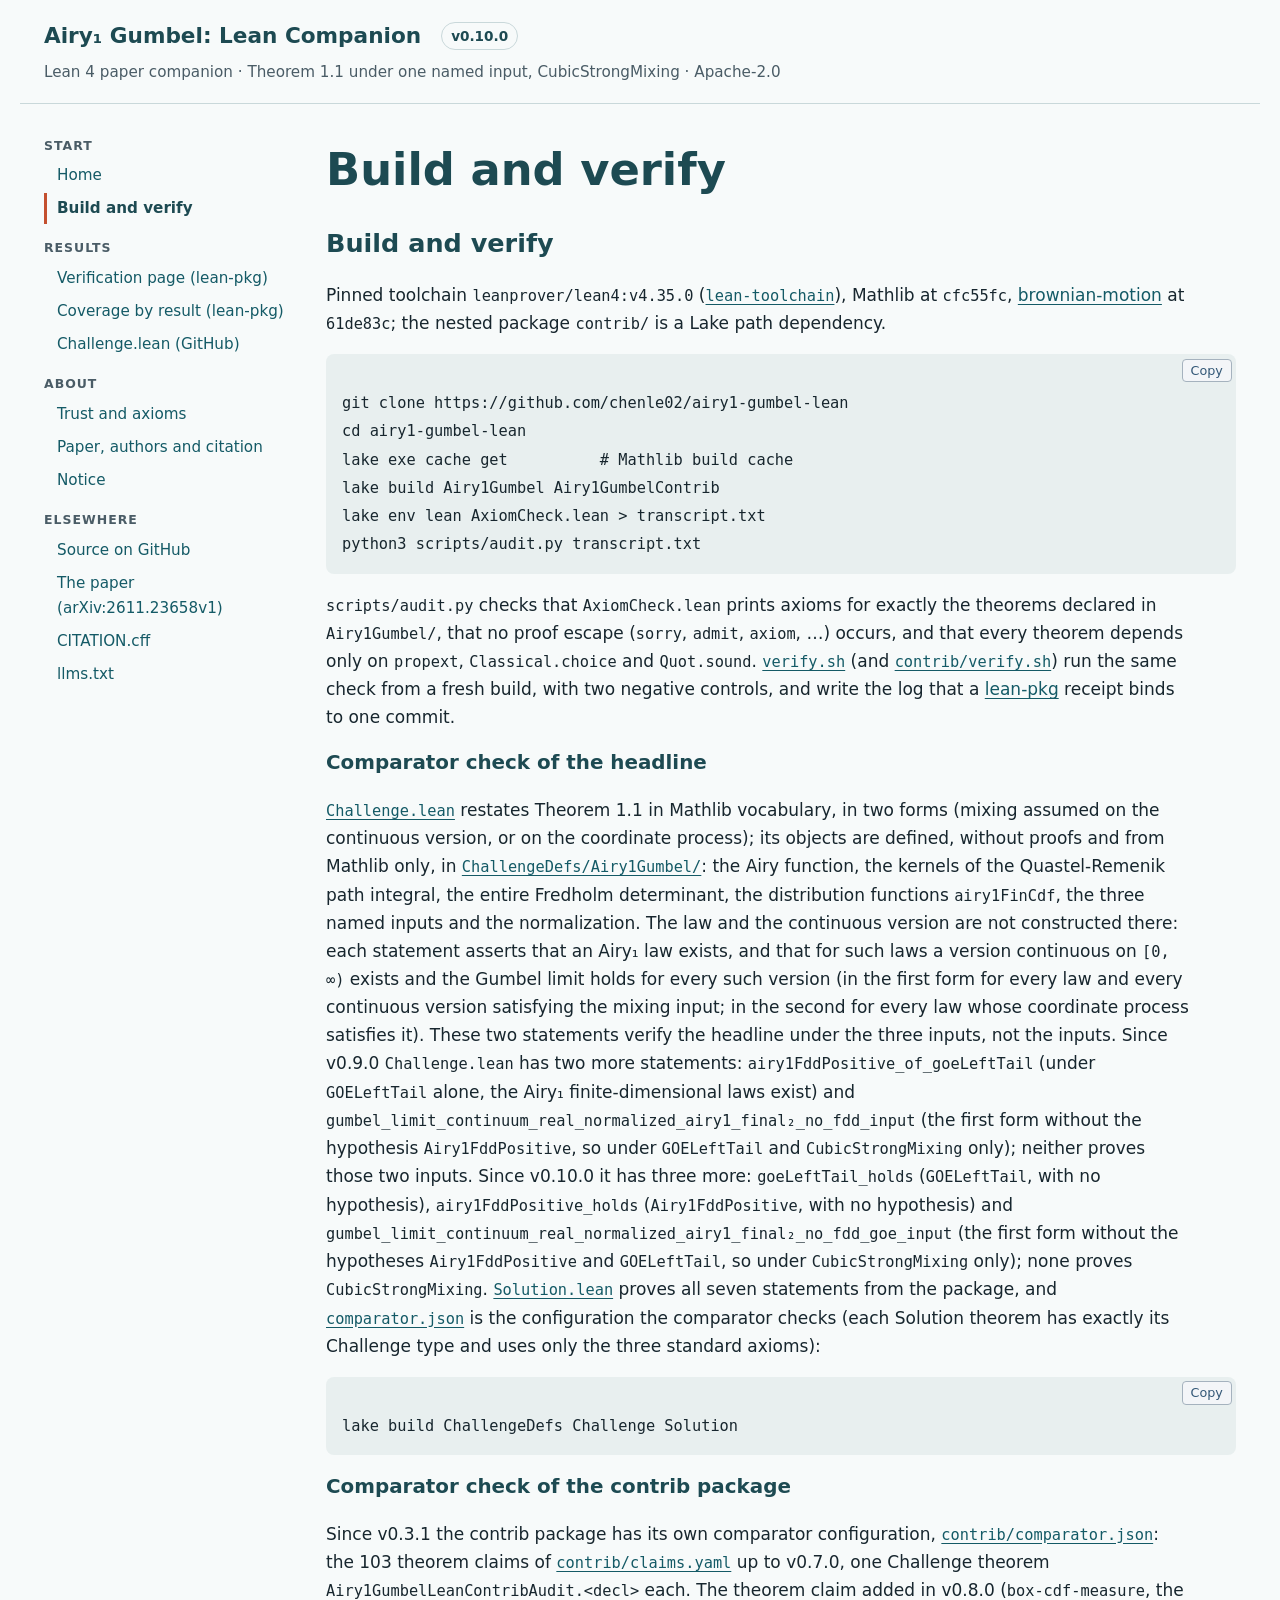
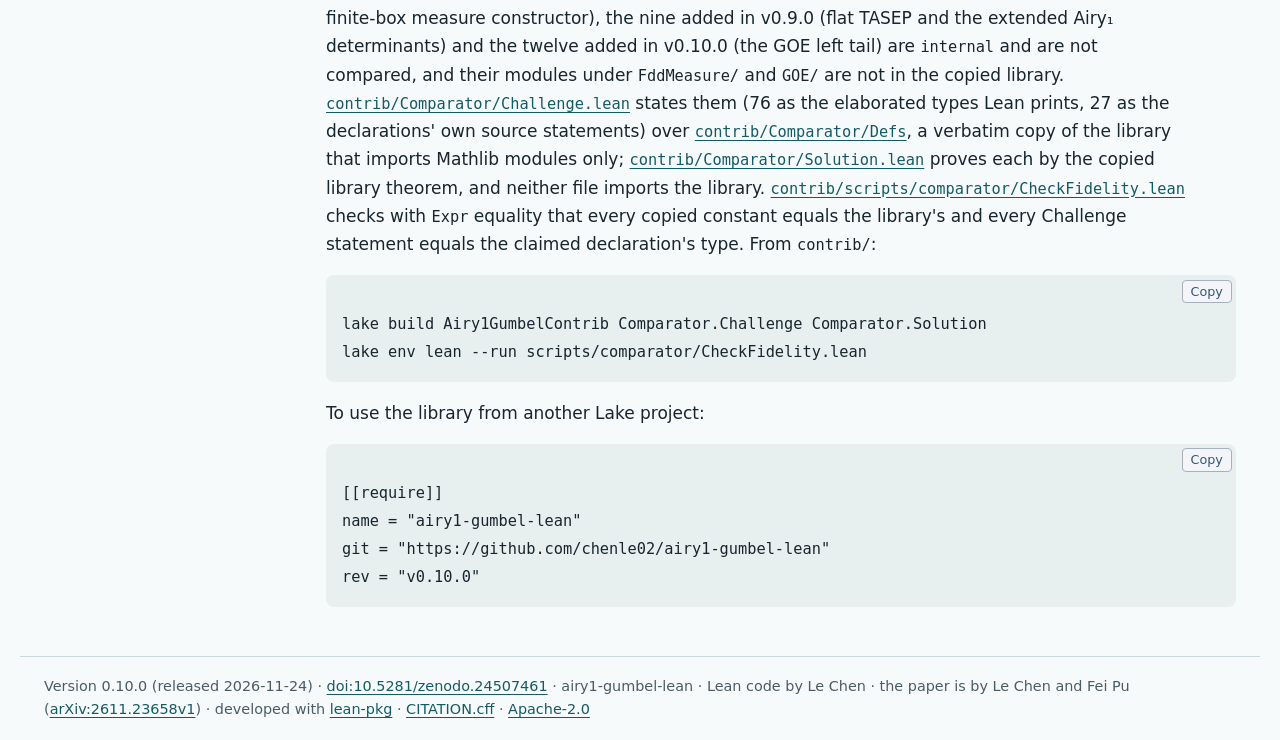
<file: getting-started.html>
<!doctype html>
<html lang="en">
<head>
  <meta charset="utf-8">
  <meta name="viewport" content="width=device-width, initial-scale=1">
  <meta name="description" content="Lean 4 companion to Le Chen and Fei Pu, Gumbel Fluctuations of the Maximum of the Airy_1 Process (arXiv:2611.23658v1): Theorem 1.1 verified (build and statement comparison) for the constructed Airy_1 process under one named input, CubicStrongMixing (Airy1FddPositive and GOELeftTail are proved); the three- and two-input forms remain; the mesoscopic step is proved by a two-time Fredholm determinant bound instead of the paper&#x27;s association route. It does not certify the whole manuscript. Apache-2.0.">
  <title>Build and verify · Airy₁ Gumbel: Lean Companion</title>
  <link rel="stylesheet" href="assets/site.css">
  <link rel="stylesheet" href="assets/code.css">
  <link rel="canonical" href="https://chenle02.github.io/airy1-gumbel-lean/getting-started.html">
  <script defer src="assets/code.js"></script>
</head>
<body>
  <a class="skip" href="#content">Skip to content</a>
  <header>
    <a class="brand" href="./"><span>Airy₁ Gumbel: Lean Companion</span></a>
    <a class="version" href="https://github.com/chenle02/airy1-gumbel-lean/releases/tag/v0.10.0" title="Release v0.10.0">v0.10.0</a>
    <span class="tagline">Lean 4 paper companion · Theorem 1.1 under one named input, CubicStrongMixing · Apache-2.0</span>
  </header>
  <div class="shell">
    <nav class="side" aria-label="Site"><p class="group">Start</p>
<ul>
<li><a href="index.html">Home</a></li>
<li><a href="getting-started.html" aria-current="page">Build and verify</a></li>
</ul>
<p class="group">Results</p>
<ul>
<li><a href="verification.html">Verification page (lean-pkg)</a></li>
<li><a href="coverage.html">Coverage by result (lean-pkg)</a></li>
<li><a href="https://github.com/chenle02/airy1-gumbel-lean/blob/main/Challenge.lean">Challenge.lean (GitHub)</a></li>
</ul>
<p class="group">About</p>
<ul>
<li><a href="trust.html">Trust and axioms</a></li>
<li><a href="paper.html">Paper, authors and citation</a></li>
<li><a href="notice.html">Notice</a></li>
</ul>
<p class="group">Elsewhere</p>
<ul>
<li><a href="https://github.com/chenle02/airy1-gumbel-lean">Source on GitHub</a></li>
<li><a href="https://arxiv.org/abs/2611.23658v1">The paper (arXiv:2611.23658v1)</a></li>
<li><a href="https://github.com/chenle02/airy1-gumbel-lean/blob/main/CITATION.cff">CITATION.cff</a></li>
<li><a href="llms.txt">llms.txt</a></li>
</ul></nav>
    <details class="side-mobile"><summary>Menu</summary><nav aria-label="Site (compact)"><p class="group">Start</p>
<ul>
<li><a href="index.html">Home</a></li>
<li><a href="getting-started.html" aria-current="page">Build and verify</a></li>
</ul>
<p class="group">Results</p>
<ul>
<li><a href="verification.html">Verification page (lean-pkg)</a></li>
<li><a href="coverage.html">Coverage by result (lean-pkg)</a></li>
<li><a href="https://github.com/chenle02/airy1-gumbel-lean/blob/main/Challenge.lean">Challenge.lean (GitHub)</a></li>
</ul>
<p class="group">About</p>
<ul>
<li><a href="trust.html">Trust and axioms</a></li>
<li><a href="paper.html">Paper, authors and citation</a></li>
<li><a href="notice.html">Notice</a></li>
</ul>
<p class="group">Elsewhere</p>
<ul>
<li><a href="https://github.com/chenle02/airy1-gumbel-lean">Source on GitHub</a></li>
<li><a href="https://arxiv.org/abs/2611.23658v1">The paper (arXiv:2611.23658v1)</a></li>
<li><a href="https://github.com/chenle02/airy1-gumbel-lean/blob/main/CITATION.cff">CITATION.cff</a></li>
<li><a href="llms.txt">llms.txt</a></li>
</ul></nav></details>
    <main id="content">
<h1>Build and verify</h1>
<h2 id="build-and-verify">Build and verify</h2>
<p>Pinned toolchain <code>leanprover/lean4:v4.35.0</code> (<a href="https://github.com/chenle02/airy1-gumbel-lean/blob/main/lean-toolchain"><code>lean-toolchain</code></a>),
Mathlib at <code>cfc55fc</code>, <a href="https://github.com/RemyDegenne/brownian-motion">brownian-motion</a> at
<code>61de83c</code>; the nested package <code>contrib/</code> is a Lake path dependency.</p>
<pre><code class="language-sh">git clone https://github.com/chenle02/airy1-gumbel-lean
cd airy1-gumbel-lean
lake exe cache get          # Mathlib build cache
lake build Airy1Gumbel Airy1GumbelContrib
lake env lean AxiomCheck.lean &gt; transcript.txt
python3 scripts/audit.py transcript.txt
</code></pre>
<p><code>scripts/audit.py</code> checks that <code>AxiomCheck.lean</code> prints axioms for exactly the theorems
declared in <code>Airy1Gumbel/</code>, that no proof escape (<code>sorry</code>, <code>admit</code>, <code>axiom</code>, …) occurs,
and that every theorem depends only on <code>propext</code>, <code>Classical.choice</code> and <code>Quot.sound</code>.
<a href="https://github.com/chenle02/airy1-gumbel-lean/blob/main/verify.sh"><code>verify.sh</code></a> (and <a href="https://github.com/chenle02/airy1-gumbel-lean/blob/main/contrib/verify.sh"><code>contrib/verify.sh</code></a>) run the same
check from a fresh build, with two negative controls, and write the log that a
<a href="https://github.com/lean-pkg/lean-pkg">lean-pkg</a> receipt binds to one commit.</p>
<h3 id="comparator-check-of-the-headline">Comparator check of the headline</h3>
<p><a href="https://github.com/chenle02/airy1-gumbel-lean/blob/main/Challenge.lean"><code>Challenge.lean</code></a> restates Theorem 1.1 in Mathlib vocabulary, in two forms
(mixing assumed on the continuous version, or on the coordinate process); its objects are
defined, without proofs and from Mathlib only, in
<a href="https://github.com/chenle02/airy1-gumbel-lean/tree/main/ChallengeDefs/Airy1Gumbel"><code>ChallengeDefs/Airy1Gumbel/</code></a>: the Airy function, the kernels of
the Quastel-Remenik path integral, the entire Fredholm determinant, the distribution functions
<code>airy1FinCdf</code>, the three named inputs and the normalization. The law and the continuous version
are not constructed there: each statement asserts that an Airy₁ law exists, and that for such
laws a version continuous on <code>[0, ∞)</code> exists and the Gumbel limit holds for every such version
(in the first form for every law and every continuous version satisfying the mixing input; in
the second for every law whose coordinate process satisfies it). These two statements verify
the headline under the three inputs, not the inputs. Since v0.9.0 <code>Challenge.lean</code> has two more
statements: <code>airy1FddPositive_of_goeLeftTail</code> (under <code>GOELeftTail</code> alone, the Airy₁
finite-dimensional laws exist) and <code>gumbel_limit_continuum_real_normalized_airy1_final₂_no_fdd_input</code>
(the first form without the hypothesis <code>Airy1FddPositive</code>, so under <code>GOELeftTail</code> and
<code>CubicStrongMixing</code> only); neither proves those two inputs. Since v0.10.0 it has three more:
<code>goeLeftTail_holds</code> (<code>GOELeftTail</code>, with no hypothesis), <code>airy1FddPositive_holds</code>
(<code>Airy1FddPositive</code>, with no hypothesis) and
<code>gumbel_limit_continuum_real_normalized_airy1_final₂_no_fdd_goe_input</code> (the first form without
the hypotheses <code>Airy1FddPositive</code> and <code>GOELeftTail</code>, so under <code>CubicStrongMixing</code> only); none
proves <code>CubicStrongMixing</code>.
<a href="https://github.com/chenle02/airy1-gumbel-lean/blob/main/Solution.lean"><code>Solution.lean</code></a> proves all seven statements from the package, and
<a href="https://github.com/chenle02/airy1-gumbel-lean/blob/main/comparator.json"><code>comparator.json</code></a> is the configuration the comparator checks (each Solution
theorem has exactly its Challenge type and uses only the three standard axioms):</p>
<pre><code class="language-sh">lake build ChallengeDefs Challenge Solution
</code></pre>
<h3 id="comparator-check-of-the-contrib-package">Comparator check of the contrib package</h3>
<p>Since v0.3.1 the contrib package has its own comparator configuration,
<a href="https://github.com/chenle02/airy1-gumbel-lean/blob/main/contrib/comparator.json"><code>contrib/comparator.json</code></a>: the 103 theorem claims of
<a href="https://github.com/chenle02/airy1-gumbel-lean/blob/main/contrib/claims.yaml"><code>contrib/claims.yaml</code></a> up to v0.7.0, one Challenge theorem
<code>Airy1GumbelLeanContribAudit.&lt;decl&gt;</code> each. The theorem claim added in v0.8.0
(<code>box-cdf-measure</code>, the finite-box measure constructor), the nine added in v0.9.0 (flat
TASEP and the extended Airy₁ determinants) and the twelve added in v0.10.0 (the GOE left
tail) are <code>internal</code> and are not compared, and their modules under <code>FddMeasure/</code> and <code>GOE/</code>
are not in the copied library.
<a href="https://github.com/chenle02/airy1-gumbel-lean/blob/main/contrib/Comparator/Challenge.lean"><code>contrib/Comparator/Challenge.lean</code></a>
states them (76 as the elaborated types Lean prints, 27 as the declarations' own source
statements) over <a href="https://github.com/chenle02/airy1-gumbel-lean/tree/main/contrib/Comparator/Defs"><code>contrib/Comparator/Defs</code></a>, a verbatim copy of the
library that imports Mathlib modules only; <a href="https://github.com/chenle02/airy1-gumbel-lean/blob/main/contrib/Comparator/Solution.lean"><code>contrib/Comparator/Solution.lean</code></a>
proves each by the copied library theorem, and neither file imports the library.
<a href="https://github.com/chenle02/airy1-gumbel-lean/blob/main/contrib/scripts/comparator/CheckFidelity.lean"><code>contrib/scripts/comparator/CheckFidelity.lean</code></a>
checks with <code>Expr</code> equality that every copied constant equals the library's and every Challenge
statement equals the claimed declaration's type. From <code>contrib/</code>:</p>
<pre><code class="language-sh">lake build Airy1GumbelContrib Comparator.Challenge Comparator.Solution
lake env lean --run scripts/comparator/CheckFidelity.lean
</code></pre>
<p>To use the library from another Lake project:</p>
<pre><code class="language-toml">[[require]]
name = &quot;airy1-gumbel-lean&quot;
git = &quot;https://github.com/chenle02/airy1-gumbel-lean&quot;
rev = &quot;v0.10.0&quot;
</code></pre>
    </main>
  </div>
  <footer>
    Version 0.10.0 (released 2026-11-24) · <a href="https://doi.org/10.5281/zenodo.24507461">doi:10.5281/zenodo.24507461</a> · airy1-gumbel-lean · Lean code by Le Chen · the paper is by Le Chen and Fei Pu (<a href="https://arxiv.org/abs/2611.23658v1">arXiv:2611.23658v1</a>) · developed with <a href="https://github.com/lean-pkg/lean-pkg">lean-pkg</a> · <a href="https://github.com/chenle02/airy1-gumbel-lean/blob/main/CITATION.cff">CITATION.cff</a> · <a href="https://github.com/chenle02/airy1-gumbel-lean/blob/main/LICENSE">Apache-2.0</a>
  </footer>
</body>
</html>
</file>
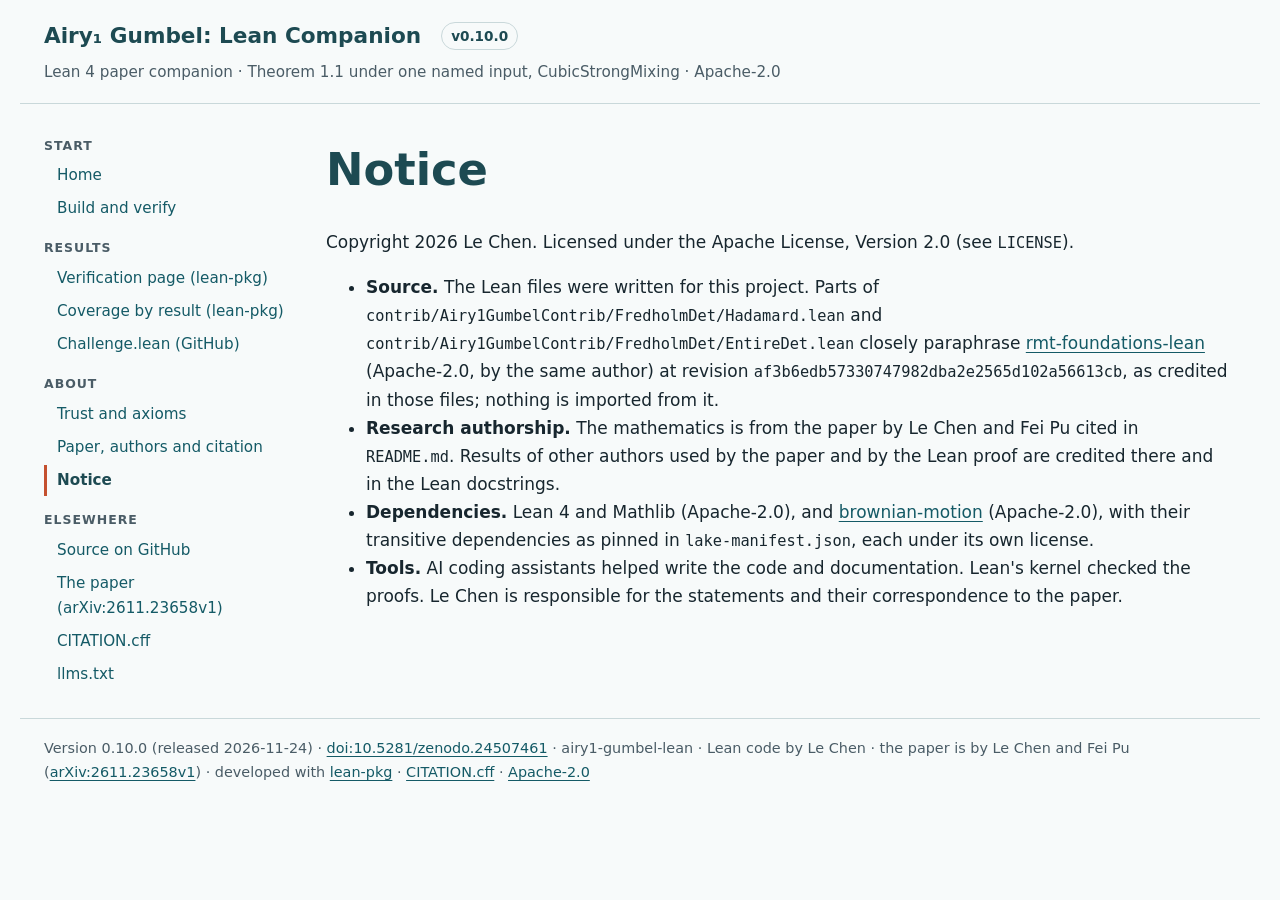
<file: notice.html>
<!doctype html>
<html lang="en">
<head>
  <meta charset="utf-8">
  <meta name="viewport" content="width=device-width, initial-scale=1">
  <meta name="description" content="Lean 4 companion to Le Chen and Fei Pu, Gumbel Fluctuations of the Maximum of the Airy_1 Process (arXiv:2611.23658v1): Theorem 1.1 verified (build and statement comparison) for the constructed Airy_1 process under one named input, CubicStrongMixing (Airy1FddPositive and GOELeftTail are proved); the three- and two-input forms remain; the mesoscopic step is proved by a two-time Fredholm determinant bound instead of the paper&#x27;s association route. It does not certify the whole manuscript. Apache-2.0.">
  <title>Notice · Airy₁ Gumbel: Lean Companion</title>
  <link rel="stylesheet" href="assets/site.css">
  <link rel="stylesheet" href="assets/code.css">
  <link rel="canonical" href="https://chenle02.github.io/airy1-gumbel-lean/notice.html">
  <script defer src="assets/code.js"></script>
</head>
<body>
  <a class="skip" href="#content">Skip to content</a>
  <header>
    <a class="brand" href="./"><span>Airy₁ Gumbel: Lean Companion</span></a>
    <a class="version" href="https://github.com/chenle02/airy1-gumbel-lean/releases/tag/v0.10.0" title="Release v0.10.0">v0.10.0</a>
    <span class="tagline">Lean 4 paper companion · Theorem 1.1 under one named input, CubicStrongMixing · Apache-2.0</span>
  </header>
  <div class="shell">
    <nav class="side" aria-label="Site"><p class="group">Start</p>
<ul>
<li><a href="index.html">Home</a></li>
<li><a href="getting-started.html">Build and verify</a></li>
</ul>
<p class="group">Results</p>
<ul>
<li><a href="verification.html">Verification page (lean-pkg)</a></li>
<li><a href="coverage.html">Coverage by result (lean-pkg)</a></li>
<li><a href="https://github.com/chenle02/airy1-gumbel-lean/blob/main/Challenge.lean">Challenge.lean (GitHub)</a></li>
</ul>
<p class="group">About</p>
<ul>
<li><a href="trust.html">Trust and axioms</a></li>
<li><a href="paper.html">Paper, authors and citation</a></li>
<li><a href="notice.html" aria-current="page">Notice</a></li>
</ul>
<p class="group">Elsewhere</p>
<ul>
<li><a href="https://github.com/chenle02/airy1-gumbel-lean">Source on GitHub</a></li>
<li><a href="https://arxiv.org/abs/2611.23658v1">The paper (arXiv:2611.23658v1)</a></li>
<li><a href="https://github.com/chenle02/airy1-gumbel-lean/blob/main/CITATION.cff">CITATION.cff</a></li>
<li><a href="llms.txt">llms.txt</a></li>
</ul></nav>
    <details class="side-mobile"><summary>Menu</summary><nav aria-label="Site (compact)"><p class="group">Start</p>
<ul>
<li><a href="index.html">Home</a></li>
<li><a href="getting-started.html">Build and verify</a></li>
</ul>
<p class="group">Results</p>
<ul>
<li><a href="verification.html">Verification page (lean-pkg)</a></li>
<li><a href="coverage.html">Coverage by result (lean-pkg)</a></li>
<li><a href="https://github.com/chenle02/airy1-gumbel-lean/blob/main/Challenge.lean">Challenge.lean (GitHub)</a></li>
</ul>
<p class="group">About</p>
<ul>
<li><a href="trust.html">Trust and axioms</a></li>
<li><a href="paper.html">Paper, authors and citation</a></li>
<li><a href="notice.html" aria-current="page">Notice</a></li>
</ul>
<p class="group">Elsewhere</p>
<ul>
<li><a href="https://github.com/chenle02/airy1-gumbel-lean">Source on GitHub</a></li>
<li><a href="https://arxiv.org/abs/2611.23658v1">The paper (arXiv:2611.23658v1)</a></li>
<li><a href="https://github.com/chenle02/airy1-gumbel-lean/blob/main/CITATION.cff">CITATION.cff</a></li>
<li><a href="llms.txt">llms.txt</a></li>
</ul></nav></details>
    <main id="content">
<h1>Notice</h1>
<p>Copyright 2026 Le Chen. Licensed under the Apache License, Version 2.0
(see <code>LICENSE</code>).</p>
<ul>
<li><strong>Source.</strong> The Lean files were written for this project. Parts of
  <code>contrib/Airy1GumbelContrib/FredholmDet/Hadamard.lean</code> and
  <code>contrib/Airy1GumbelContrib/FredholmDet/EntireDet.lean</code> closely paraphrase
  <a href="https://github.com/chenle02/rmt-foundations-lean">rmt-foundations-lean</a>
  (Apache-2.0, by the same author) at revision
  <code>af3b6edb57330747982dba2e2565d102a56613cb</code>, as credited in those files;
  nothing is imported from it.</li>
<li><strong>Research authorship.</strong> The mathematics is from the paper by Le Chen and
  Fei Pu cited in <code>README.md</code>. Results of other authors used by the paper
  and by the Lean proof are credited there and in the Lean docstrings.</li>
<li><strong>Dependencies.</strong> Lean 4 and Mathlib (Apache-2.0), and
  <a href="https://github.com/RemyDegenne/brownian-motion">brownian-motion</a>
  (Apache-2.0), with their transitive dependencies as pinned in
  <code>lake-manifest.json</code>, each under its own license.</li>
<li><strong>Tools.</strong> AI coding assistants helped write the code and documentation.
  Lean's kernel checked the proofs. Le Chen is responsible for the
  statements and their correspondence to the paper.</li>
</ul>
    </main>
  </div>
  <footer>
    Version 0.10.0 (released 2026-11-24) · <a href="https://doi.org/10.5281/zenodo.24507461">doi:10.5281/zenodo.24507461</a> · airy1-gumbel-lean · Lean code by Le Chen · the paper is by Le Chen and Fei Pu (<a href="https://arxiv.org/abs/2611.23658v1">arXiv:2611.23658v1</a>) · developed with <a href="https://github.com/lean-pkg/lean-pkg">lean-pkg</a> · <a href="https://github.com/chenle02/airy1-gumbel-lean/blob/main/CITATION.cff">CITATION.cff</a> · <a href="https://github.com/chenle02/airy1-gumbel-lean/blob/main/LICENSE">Apache-2.0</a>
  </footer>
</body>
</html>
</file>
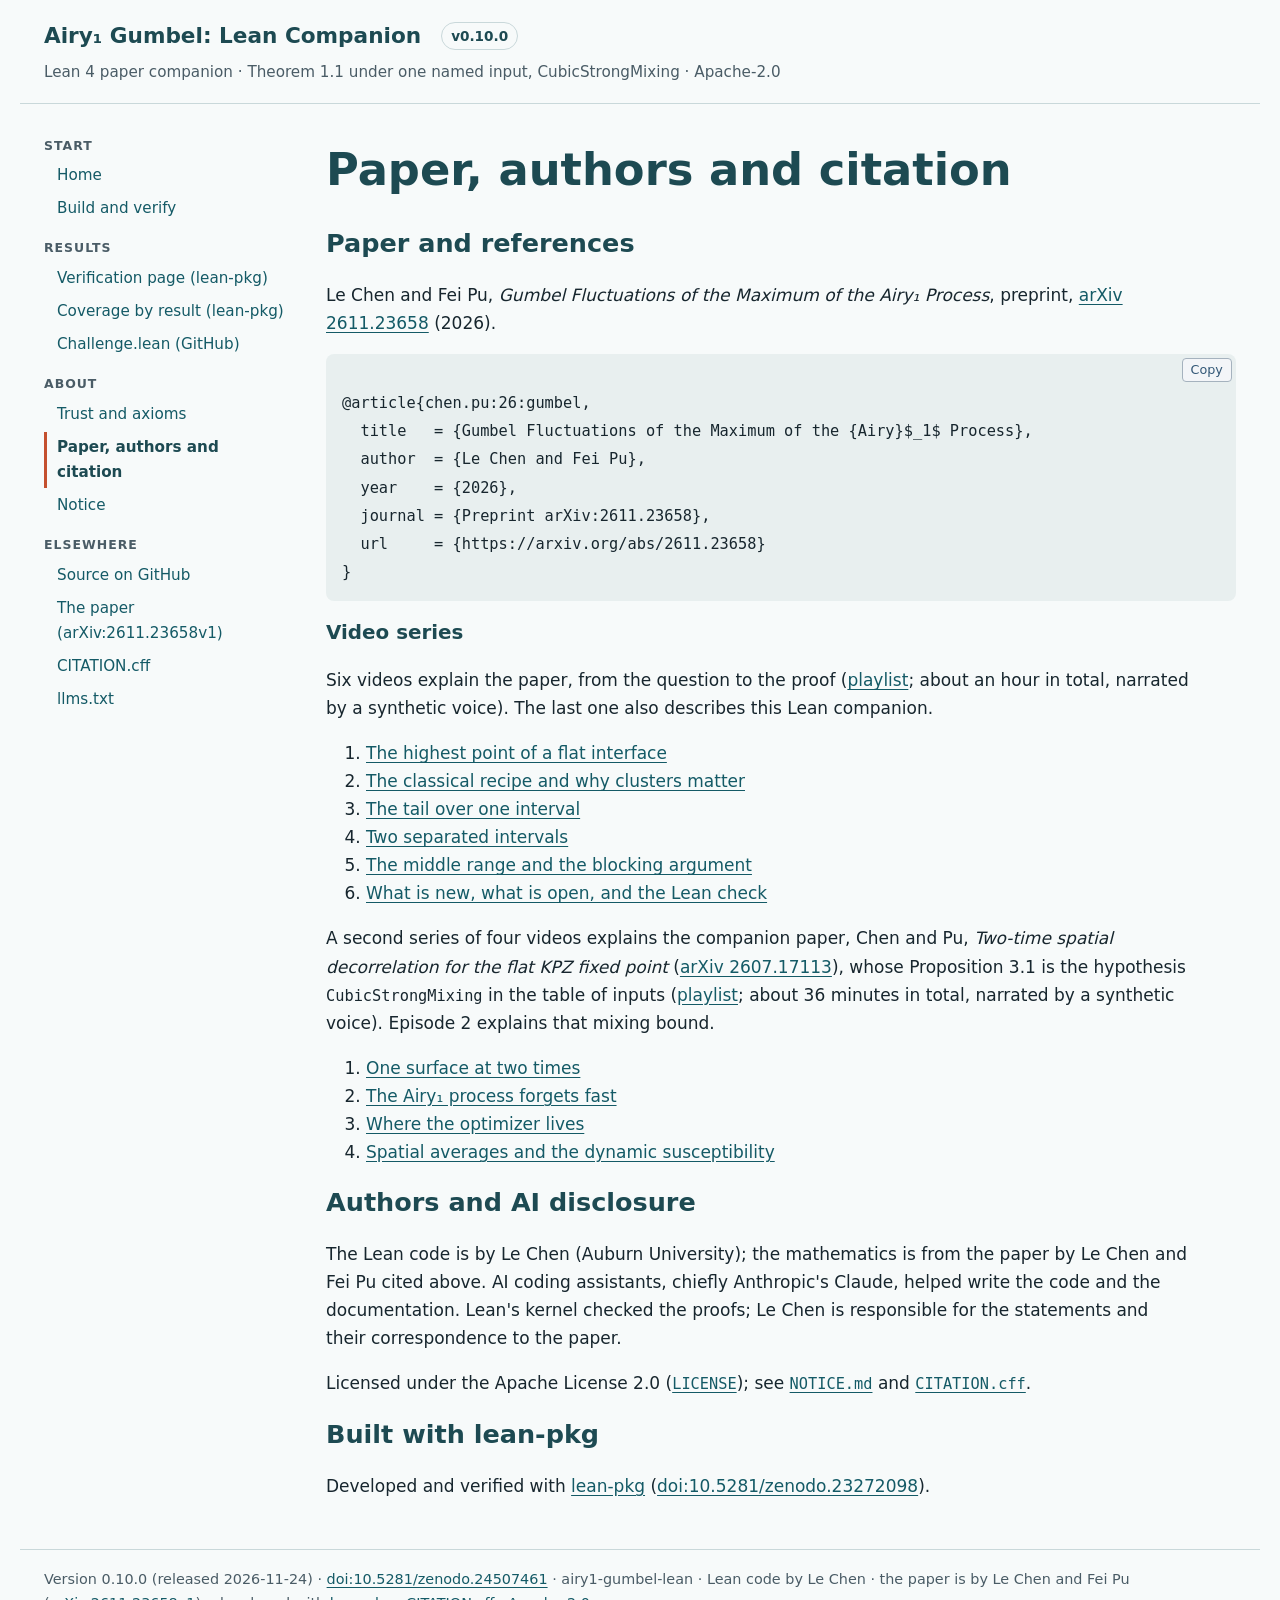
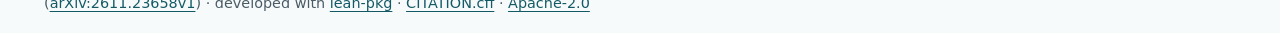
<file: paper.html>
<!doctype html>
<html lang="en">
<head>
  <meta charset="utf-8">
  <meta name="viewport" content="width=device-width, initial-scale=1">
  <meta name="description" content="Lean 4 companion to Le Chen and Fei Pu, Gumbel Fluctuations of the Maximum of the Airy_1 Process (arXiv:2611.23658v1): Theorem 1.1 verified (build and statement comparison) for the constructed Airy_1 process under one named input, CubicStrongMixing (Airy1FddPositive and GOELeftTail are proved); the three- and two-input forms remain; the mesoscopic step is proved by a two-time Fredholm determinant bound instead of the paper&#x27;s association route. It does not certify the whole manuscript. Apache-2.0.">
  <title>Paper, authors and citation · Airy₁ Gumbel: Lean Companion</title>
  <link rel="stylesheet" href="assets/site.css">
  <link rel="stylesheet" href="assets/code.css">
  <link rel="canonical" href="https://chenle02.github.io/airy1-gumbel-lean/paper.html">
  <script defer src="assets/code.js"></script>
</head>
<body>
  <a class="skip" href="#content">Skip to content</a>
  <header>
    <a class="brand" href="./"><span>Airy₁ Gumbel: Lean Companion</span></a>
    <a class="version" href="https://github.com/chenle02/airy1-gumbel-lean/releases/tag/v0.10.0" title="Release v0.10.0">v0.10.0</a>
    <span class="tagline">Lean 4 paper companion · Theorem 1.1 under one named input, CubicStrongMixing · Apache-2.0</span>
  </header>
  <div class="shell">
    <nav class="side" aria-label="Site"><p class="group">Start</p>
<ul>
<li><a href="index.html">Home</a></li>
<li><a href="getting-started.html">Build and verify</a></li>
</ul>
<p class="group">Results</p>
<ul>
<li><a href="verification.html">Verification page (lean-pkg)</a></li>
<li><a href="coverage.html">Coverage by result (lean-pkg)</a></li>
<li><a href="https://github.com/chenle02/airy1-gumbel-lean/blob/main/Challenge.lean">Challenge.lean (GitHub)</a></li>
</ul>
<p class="group">About</p>
<ul>
<li><a href="trust.html">Trust and axioms</a></li>
<li><a href="paper.html" aria-current="page">Paper, authors and citation</a></li>
<li><a href="notice.html">Notice</a></li>
</ul>
<p class="group">Elsewhere</p>
<ul>
<li><a href="https://github.com/chenle02/airy1-gumbel-lean">Source on GitHub</a></li>
<li><a href="https://arxiv.org/abs/2611.23658v1">The paper (arXiv:2611.23658v1)</a></li>
<li><a href="https://github.com/chenle02/airy1-gumbel-lean/blob/main/CITATION.cff">CITATION.cff</a></li>
<li><a href="llms.txt">llms.txt</a></li>
</ul></nav>
    <details class="side-mobile"><summary>Menu</summary><nav aria-label="Site (compact)"><p class="group">Start</p>
<ul>
<li><a href="index.html">Home</a></li>
<li><a href="getting-started.html">Build and verify</a></li>
</ul>
<p class="group">Results</p>
<ul>
<li><a href="verification.html">Verification page (lean-pkg)</a></li>
<li><a href="coverage.html">Coverage by result (lean-pkg)</a></li>
<li><a href="https://github.com/chenle02/airy1-gumbel-lean/blob/main/Challenge.lean">Challenge.lean (GitHub)</a></li>
</ul>
<p class="group">About</p>
<ul>
<li><a href="trust.html">Trust and axioms</a></li>
<li><a href="paper.html" aria-current="page">Paper, authors and citation</a></li>
<li><a href="notice.html">Notice</a></li>
</ul>
<p class="group">Elsewhere</p>
<ul>
<li><a href="https://github.com/chenle02/airy1-gumbel-lean">Source on GitHub</a></li>
<li><a href="https://arxiv.org/abs/2611.23658v1">The paper (arXiv:2611.23658v1)</a></li>
<li><a href="https://github.com/chenle02/airy1-gumbel-lean/blob/main/CITATION.cff">CITATION.cff</a></li>
<li><a href="llms.txt">llms.txt</a></li>
</ul></nav></details>
    <main id="content">
<h1>Paper, authors and citation</h1>
<h2 id="paper-and-references">Paper and references</h2>
<p>Le Chen and Fei Pu, <em>Gumbel Fluctuations of the Maximum of the Airy₁ Process</em>, preprint,
<a href="https://arxiv.org/abs/2611.23658">arXiv 2611.23658</a> (2026).</p>
<pre><code class="language-bibtex">@article{chen.pu:26:gumbel,
  title   = {Gumbel Fluctuations of the Maximum of the {Airy}$_1$ Process},
  author  = {Le Chen and Fei Pu},
  year    = {2026},
  journal = {Preprint arXiv:2611.23658},
  url     = {https://arxiv.org/abs/2611.23658}
}
</code></pre>
<h3 id="video-series">Video series</h3>
<p>Six videos explain the paper, from the question to the proof
(<a href="https://www.youtube.com/playlist?list=PLNddpUb0UMeE">playlist</a>; about an hour in total,
narrated by a synthetic voice). The last one also describes this Lean companion.</p>
<ol>
<li><a href="https://www.youtube.com/watch?v=jEq5fAASCd4">The highest point of a flat interface</a></li>
<li><a href="https://www.youtube.com/watch?v=gbM2TdlgBLY">The classical recipe and why clusters matter</a></li>
<li><a href="https://www.youtube.com/watch?v=S4BQ94UsA4E">The tail over one interval</a></li>
<li><a href="https://www.youtube.com/watch?v=zdchJXLYgP4">Two separated intervals</a></li>
<li><a href="https://www.youtube.com/watch?v=15Vr6Y1wSUA">The middle range and the blocking argument</a></li>
<li><a href="https://www.youtube.com/watch?v=Tmh-qMmnL04">What is new, what is open, and the Lean check</a></li>
</ol>
<p>A second series of four videos explains the companion paper, Chen and Pu, <em>Two-time spatial
decorrelation for the flat KPZ fixed point</em> (<a href="https://arxiv.org/abs/2607.17113">arXiv 2607.17113</a>),
whose Proposition 3.1 is the hypothesis <code>CubicStrongMixing</code> in the table of inputs
(<a href="https://www.youtube.com/playlist?list=PLI4CESkmuyPo">playlist</a>; about 36 minutes in total,
narrated by a synthetic voice). Episode 2 explains that mixing bound.</p>
<ol>
<li><a href="https://www.youtube.com/watch?v=cXnOSYAVEz4">One surface at two times</a></li>
<li><a href="https://www.youtube.com/watch?v=rLz7QcSSj4I">The Airy₁ process forgets fast</a></li>
<li><a href="https://www.youtube.com/watch?v=eEzVI7CSdrE">Where the optimizer lives</a></li>
<li><a href="https://www.youtube.com/watch?v=J1yQqgdr79M">Spatial averages and the dynamic susceptibility</a></li>
</ol>
<h2 id="authors-and-ai-disclosure">Authors and AI disclosure</h2>
<p>The Lean code is by Le Chen (Auburn University); the mathematics is from the paper by
Le Chen and Fei Pu cited above. AI coding assistants, chiefly Anthropic's Claude, helped
write the code and the documentation. Lean's kernel checked the proofs; Le Chen is
responsible for the statements and their correspondence to the paper.</p>
<p>Licensed under the Apache License 2.0 (<a href="https://github.com/chenle02/airy1-gumbel-lean/blob/main/LICENSE"><code>LICENSE</code></a>); see <a href="notice.html"><code>NOTICE.md</code></a>
and <a href="https://github.com/chenle02/airy1-gumbel-lean/blob/main/CITATION.cff"><code>CITATION.cff</code></a>.</p>
<h2 id="built-with-lean-pkg">Built with lean-pkg</h2>
<p>Developed and verified with <a href="https://github.com/lean-pkg/lean-pkg">lean-pkg</a> (<a href="https://doi.org/10.5281/zenodo.23272098">doi:10.5281/zenodo.23272098</a>).</p>
    </main>
  </div>
  <footer>
    Version 0.10.0 (released 2026-11-24) · <a href="https://doi.org/10.5281/zenodo.24507461">doi:10.5281/zenodo.24507461</a> · airy1-gumbel-lean · Lean code by Le Chen · the paper is by Le Chen and Fei Pu (<a href="https://arxiv.org/abs/2611.23658v1">arXiv:2611.23658v1</a>) · developed with <a href="https://github.com/lean-pkg/lean-pkg">lean-pkg</a> · <a href="https://github.com/chenle02/airy1-gumbel-lean/blob/main/CITATION.cff">CITATION.cff</a> · <a href="https://github.com/chenle02/airy1-gumbel-lean/blob/main/LICENSE">Apache-2.0</a>
  </footer>
</body>
</html>
</file>
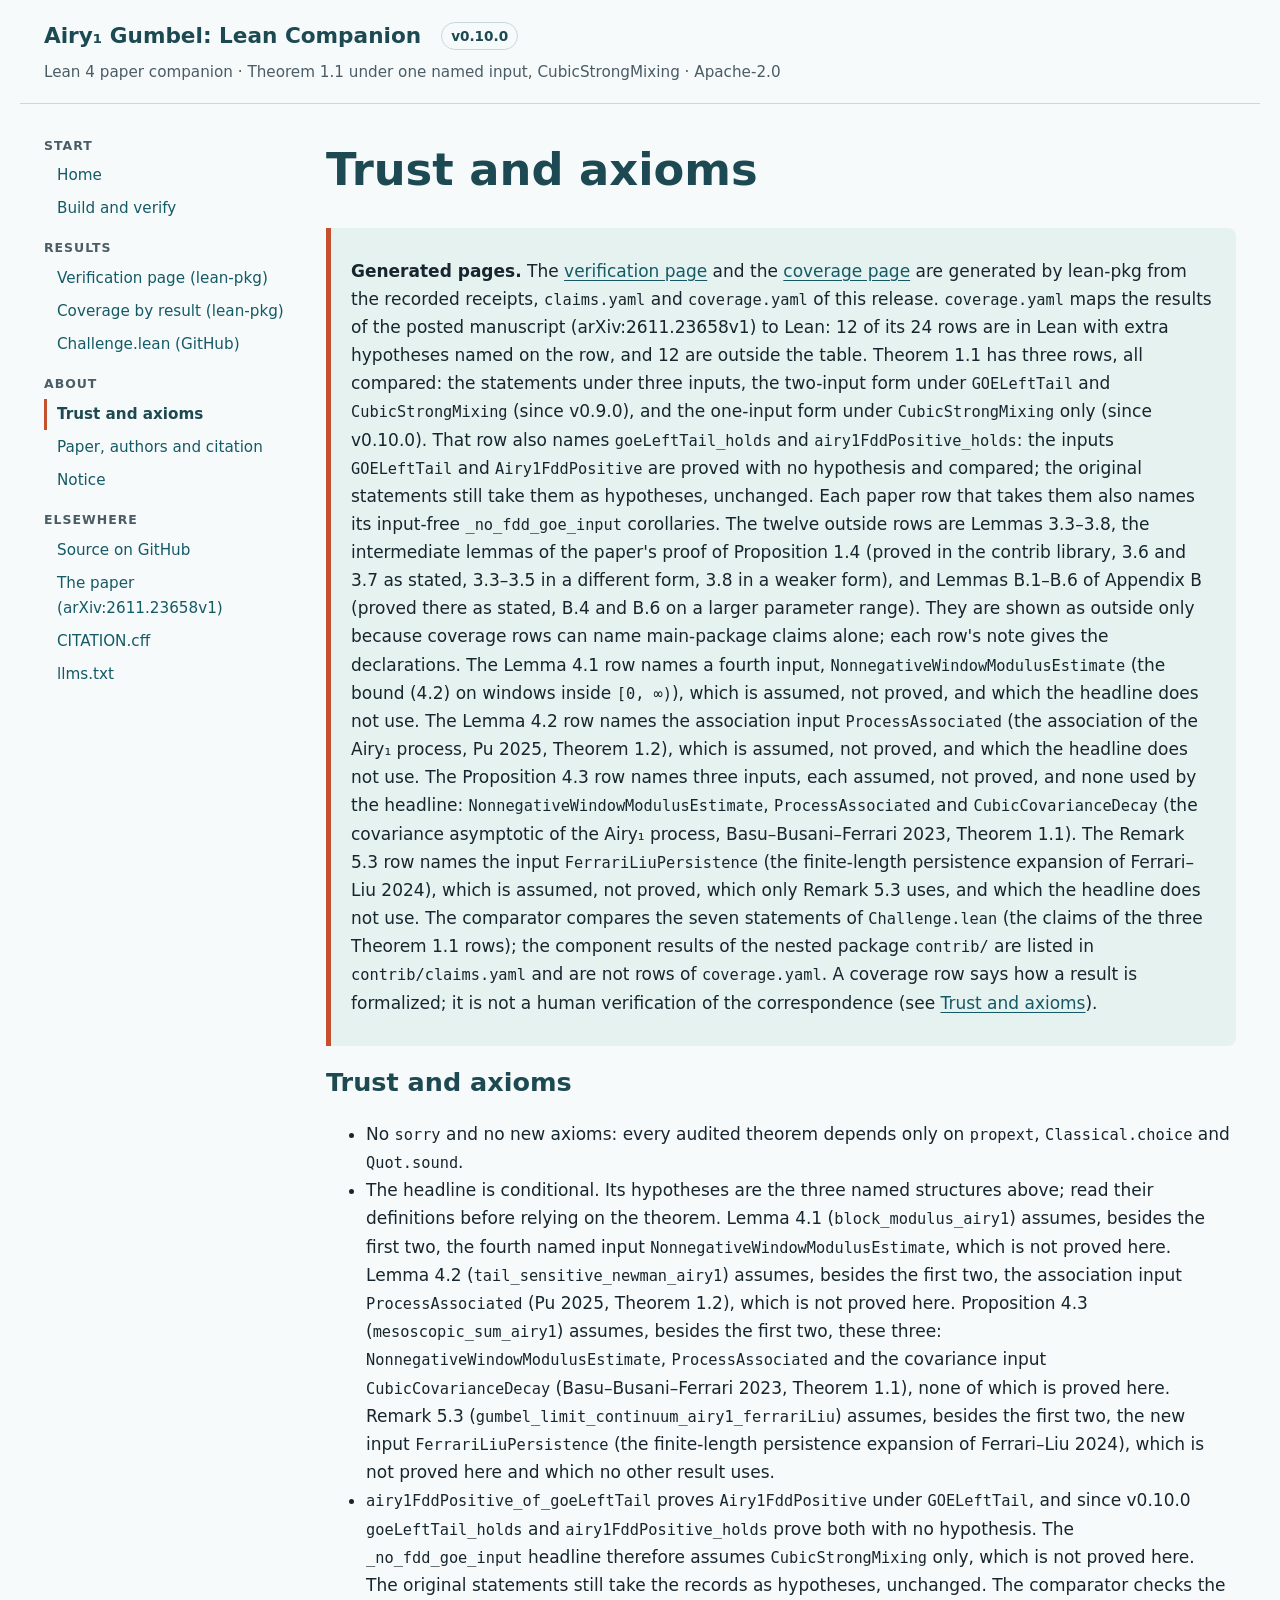
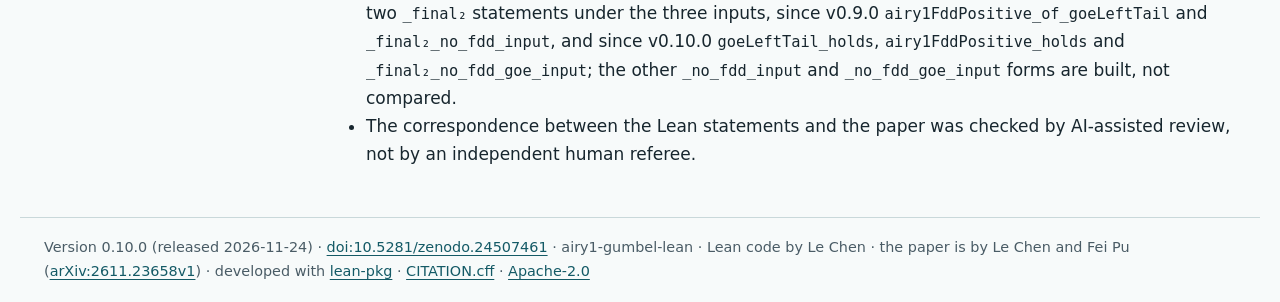
<file: trust.html>
<!doctype html>
<html lang="en">
<head>
  <meta charset="utf-8">
  <meta name="viewport" content="width=device-width, initial-scale=1">
  <meta name="description" content="Lean 4 companion to Le Chen and Fei Pu, Gumbel Fluctuations of the Maximum of the Airy_1 Process (arXiv:2611.23658v1): Theorem 1.1 verified (build and statement comparison) for the constructed Airy_1 process under one named input, CubicStrongMixing (Airy1FddPositive and GOELeftTail are proved); the three- and two-input forms remain; the mesoscopic step is proved by a two-time Fredholm determinant bound instead of the paper&#x27;s association route. It does not certify the whole manuscript. Apache-2.0.">
  <title>Trust and axioms · Airy₁ Gumbel: Lean Companion</title>
  <link rel="stylesheet" href="assets/site.css">
  <link rel="stylesheet" href="assets/code.css">
  <link rel="canonical" href="https://chenle02.github.io/airy1-gumbel-lean/trust.html">
  <script defer src="assets/code.js"></script>
</head>
<body>
  <a class="skip" href="#content">Skip to content</a>
  <header>
    <a class="brand" href="./"><span>Airy₁ Gumbel: Lean Companion</span></a>
    <a class="version" href="https://github.com/chenle02/airy1-gumbel-lean/releases/tag/v0.10.0" title="Release v0.10.0">v0.10.0</a>
    <span class="tagline">Lean 4 paper companion · Theorem 1.1 under one named input, CubicStrongMixing · Apache-2.0</span>
  </header>
  <div class="shell">
    <nav class="side" aria-label="Site"><p class="group">Start</p>
<ul>
<li><a href="index.html">Home</a></li>
<li><a href="getting-started.html">Build and verify</a></li>
</ul>
<p class="group">Results</p>
<ul>
<li><a href="verification.html">Verification page (lean-pkg)</a></li>
<li><a href="coverage.html">Coverage by result (lean-pkg)</a></li>
<li><a href="https://github.com/chenle02/airy1-gumbel-lean/blob/main/Challenge.lean">Challenge.lean (GitHub)</a></li>
</ul>
<p class="group">About</p>
<ul>
<li><a href="trust.html" aria-current="page">Trust and axioms</a></li>
<li><a href="paper.html">Paper, authors and citation</a></li>
<li><a href="notice.html">Notice</a></li>
</ul>
<p class="group">Elsewhere</p>
<ul>
<li><a href="https://github.com/chenle02/airy1-gumbel-lean">Source on GitHub</a></li>
<li><a href="https://arxiv.org/abs/2611.23658v1">The paper (arXiv:2611.23658v1)</a></li>
<li><a href="https://github.com/chenle02/airy1-gumbel-lean/blob/main/CITATION.cff">CITATION.cff</a></li>
<li><a href="llms.txt">llms.txt</a></li>
</ul></nav>
    <details class="side-mobile"><summary>Menu</summary><nav aria-label="Site (compact)"><p class="group">Start</p>
<ul>
<li><a href="index.html">Home</a></li>
<li><a href="getting-started.html">Build and verify</a></li>
</ul>
<p class="group">Results</p>
<ul>
<li><a href="verification.html">Verification page (lean-pkg)</a></li>
<li><a href="coverage.html">Coverage by result (lean-pkg)</a></li>
<li><a href="https://github.com/chenle02/airy1-gumbel-lean/blob/main/Challenge.lean">Challenge.lean (GitHub)</a></li>
</ul>
<p class="group">About</p>
<ul>
<li><a href="trust.html" aria-current="page">Trust and axioms</a></li>
<li><a href="paper.html">Paper, authors and citation</a></li>
<li><a href="notice.html">Notice</a></li>
</ul>
<p class="group">Elsewhere</p>
<ul>
<li><a href="https://github.com/chenle02/airy1-gumbel-lean">Source on GitHub</a></li>
<li><a href="https://arxiv.org/abs/2611.23658v1">The paper (arXiv:2611.23658v1)</a></li>
<li><a href="https://github.com/chenle02/airy1-gumbel-lean/blob/main/CITATION.cff">CITATION.cff</a></li>
<li><a href="llms.txt">llms.txt</a></li>
</ul></nav></details>
    <main id="content">
<h1>Trust and axioms</h1>
<div class="boundary">
<p><strong>Generated pages.</strong> The <a href="verification.html">verification page</a> and the
<a href="coverage.html">coverage page</a> are generated by lean-pkg from the recorded receipts,
<code>claims.yaml</code> and <code>coverage.yaml</code> of this release. <code>coverage.yaml</code> maps the results of the
posted manuscript (arXiv:2611.23658v1) to Lean: 12 of its 24 rows are in Lean with extra
hypotheses named on the row, and 12 are outside the table. Theorem 1.1
has three rows, all compared: the statements under three inputs, the two-input form under
<code>GOELeftTail</code> and <code>CubicStrongMixing</code> (since v0.9.0), and the one-input form under
<code>CubicStrongMixing</code> only (since v0.10.0). That row also names <code>goeLeftTail_holds</code> and
<code>airy1FddPositive_holds</code>: the inputs <code>GOELeftTail</code> and <code>Airy1FddPositive</code> are proved with no
hypothesis and compared; the original statements still take them as hypotheses, unchanged. Each paper row that takes them
also names its input-free <code>_no_fdd_goe_input</code> corollaries. The twelve outside rows are Lemmas 3.3–3.8, the intermediate lemmas
of the paper's proof of Proposition 1.4 (proved in the contrib library, 3.6 and 3.7 as
stated, 3.3–3.5 in a different form, 3.8 in a weaker form), and Lemmas B.1–B.6 of
Appendix B (proved there as stated, B.4 and B.6 on a larger parameter range). They are
shown as outside only because coverage rows can name main-package claims alone; each
row's note gives the declarations. The Lemma 4.1 row names a fourth input,
<code>NonnegativeWindowModulusEstimate</code> (the bound (4.2) on windows inside <code>[0, ∞)</code>), which is
assumed, not proved, and which the headline does not use. The Lemma 4.2 row names the
association input <code>ProcessAssociated</code> (the association of the Airy₁ process, Pu 2025,
Theorem 1.2), which is assumed, not proved, and which the headline does not use. The
Proposition 4.3 row names three inputs, each assumed, not proved, and none used by the
headline: <code>NonnegativeWindowModulusEstimate</code>, <code>ProcessAssociated</code> and
<code>CubicCovarianceDecay</code> (the covariance asymptotic of the Airy₁ process,
Basu–Busani–Ferrari 2023, Theorem 1.1). The Remark 5.3 row names the input
<code>FerrariLiuPersistence</code> (the finite-length persistence expansion of Ferrari–Liu 2024),
which is assumed, not proved, which only Remark 5.3 uses, and which the headline does not
use. The comparator compares the seven statements of <code>Challenge.lean</code> (the claims of
the three Theorem 1.1 rows); the component results of the nested package <code>contrib/</code> are listed in
<code>contrib/claims.yaml</code> and are not rows of <code>coverage.yaml</code>. A coverage row says how a result
is formalized; it is not a human verification of the correspondence (see
<a href="trust.html">Trust and axioms</a>).</p>
</div>
<h2 id="trust-and-axioms">Trust and axioms</h2>
<ul>
<li>No <code>sorry</code> and no new axioms: every audited theorem depends only on <code>propext</code>,
  <code>Classical.choice</code> and <code>Quot.sound</code>.</li>
<li>The headline is conditional. Its hypotheses are the three named structures above; read
  their definitions before relying on the theorem. Lemma 4.1 (<code>block_modulus_airy1</code>)
  assumes, besides the first two, the fourth named input
  <code>NonnegativeWindowModulusEstimate</code>, which is not proved here. Lemma 4.2
  (<code>tail_sensitive_newman_airy1</code>) assumes, besides the first two, the association input
  <code>ProcessAssociated</code> (Pu 2025, Theorem 1.2), which is not proved here. Proposition 4.3
  (<code>mesoscopic_sum_airy1</code>) assumes, besides the first two, these three:
  <code>NonnegativeWindowModulusEstimate</code>, <code>ProcessAssociated</code> and the covariance input
  <code>CubicCovarianceDecay</code> (Basu–Busani–Ferrari 2023, Theorem 1.1), none of which is
  proved here. Remark 5.3 (<code>gumbel_limit_continuum_airy1_ferrariLiu</code>) assumes, besides
  the first two, the new input <code>FerrariLiuPersistence</code> (the finite-length persistence
  expansion of Ferrari–Liu 2024), which is not proved here and which no other result uses.</li>
<li><code>airy1FddPositive_of_goeLeftTail</code> proves <code>Airy1FddPositive</code> under <code>GOELeftTail</code>, and
  since v0.10.0 <code>goeLeftTail_holds</code> and <code>airy1FddPositive_holds</code> prove both with no
  hypothesis. The <code>_no_fdd_goe_input</code> headline therefore assumes <code>CubicStrongMixing</code> only,
  which is not proved here. The original statements still take the records as hypotheses,
  unchanged. The comparator checks the two <code>_final₂</code> statements under the three inputs,
  since v0.9.0 <code>airy1FddPositive_of_goeLeftTail</code> and <code>_final₂_no_fdd_input</code>, and since
  v0.10.0 <code>goeLeftTail_holds</code>, <code>airy1FddPositive_holds</code> and <code>_final₂_no_fdd_goe_input</code>; the
  other <code>_no_fdd_input</code> and <code>_no_fdd_goe_input</code> forms are built, not compared.</li>
<li>The correspondence between the Lean statements and the paper was checked by AI-assisted
  review, not by an independent human referee.</li>
</ul>
    </main>
  </div>
  <footer>
    Version 0.10.0 (released 2026-11-24) · <a href="https://doi.org/10.5281/zenodo.24507461">doi:10.5281/zenodo.24507461</a> · airy1-gumbel-lean · Lean code by Le Chen · the paper is by Le Chen and Fei Pu (<a href="https://arxiv.org/abs/2611.23658v1">arXiv:2611.23658v1</a>) · developed with <a href="https://github.com/lean-pkg/lean-pkg">lean-pkg</a> · <a href="https://github.com/chenle02/airy1-gumbel-lean/blob/main/CITATION.cff">CITATION.cff</a> · <a href="https://github.com/chenle02/airy1-gumbel-lean/blob/main/LICENSE">Apache-2.0</a>
  </footer>
</body>
</html>
</file>
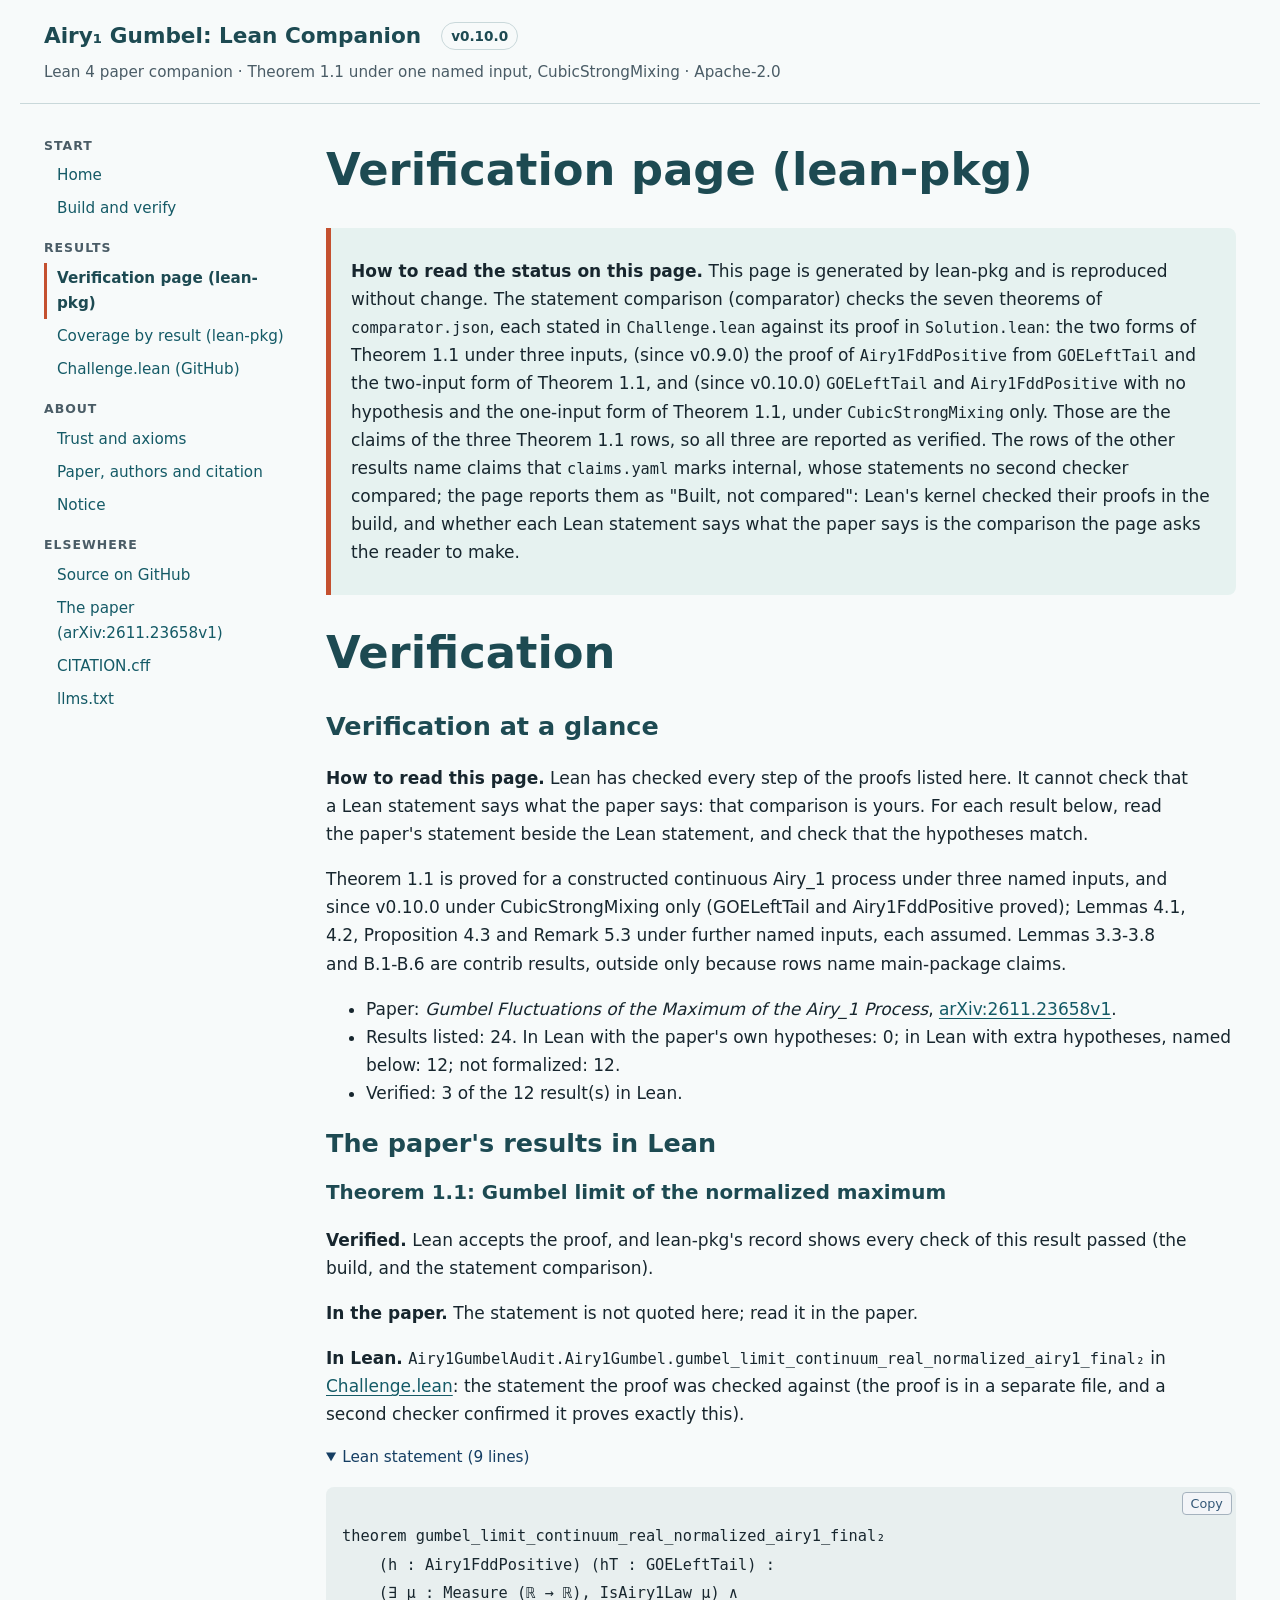
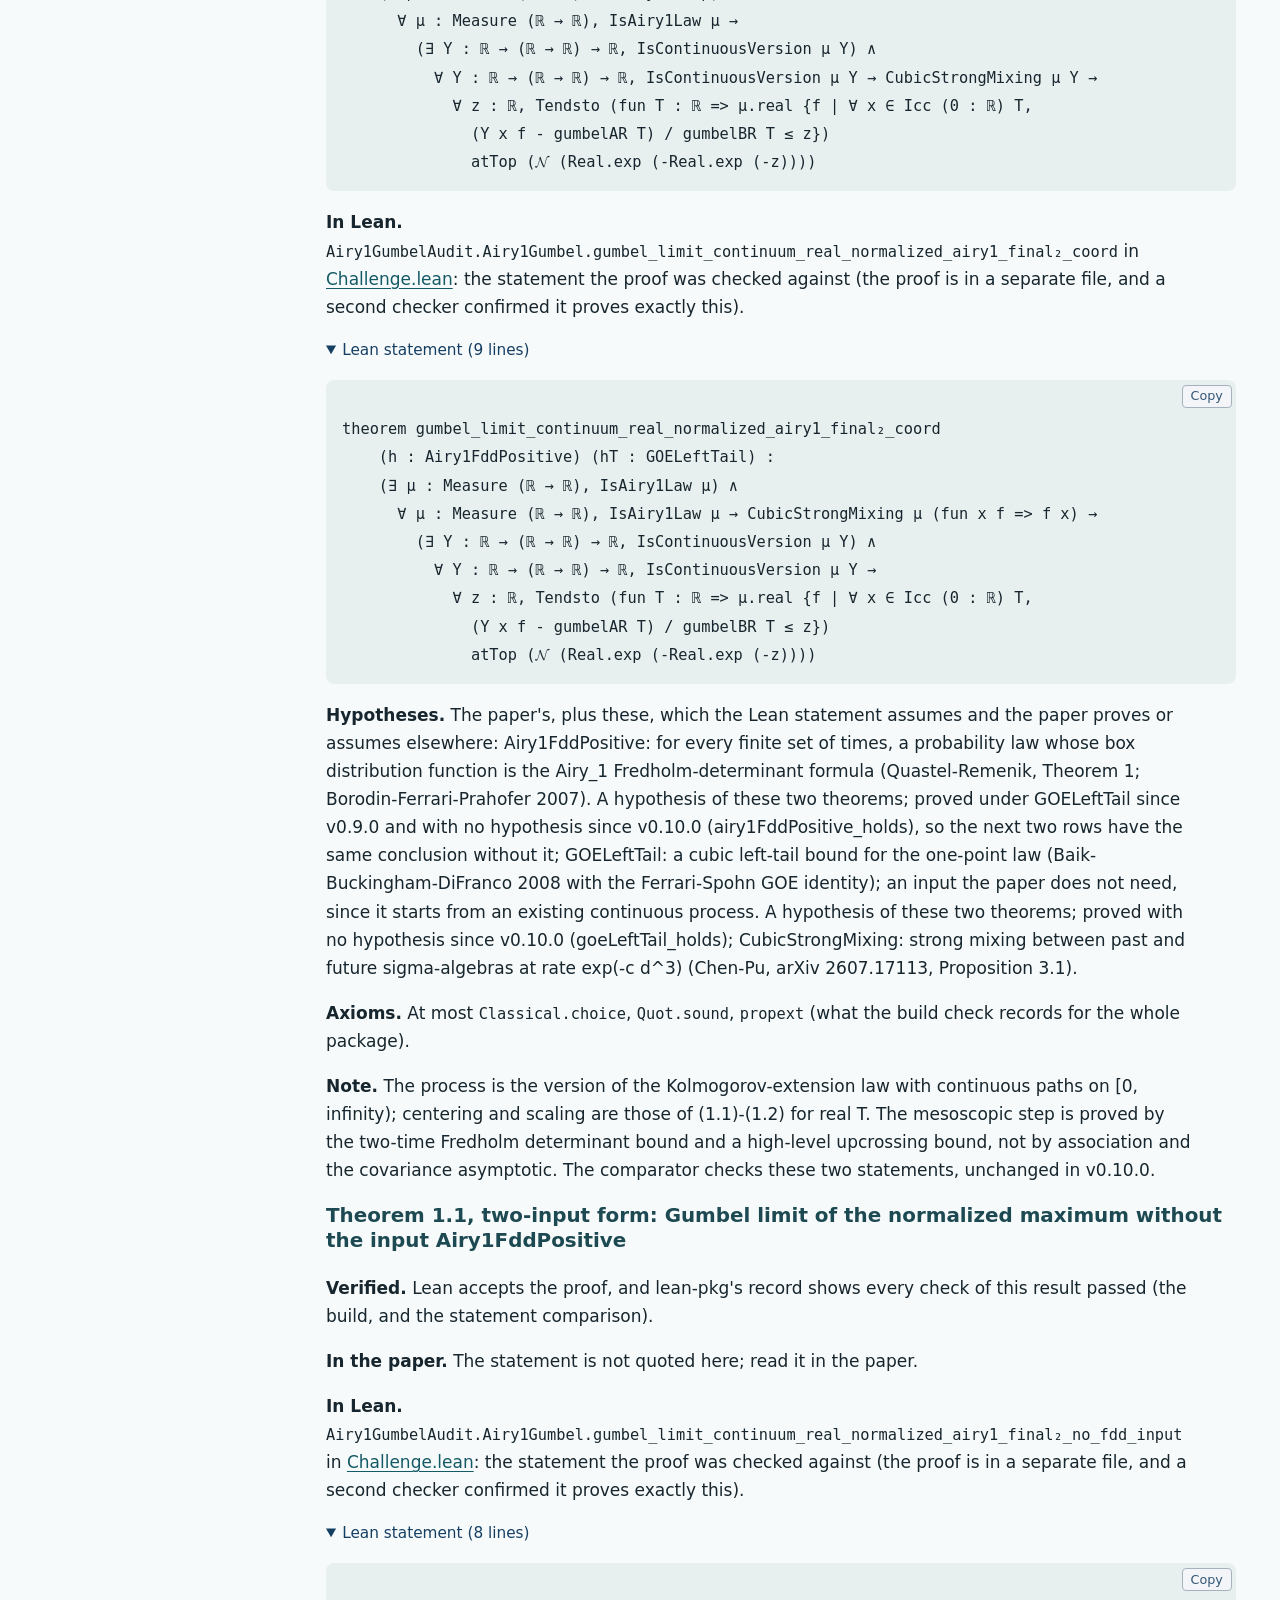
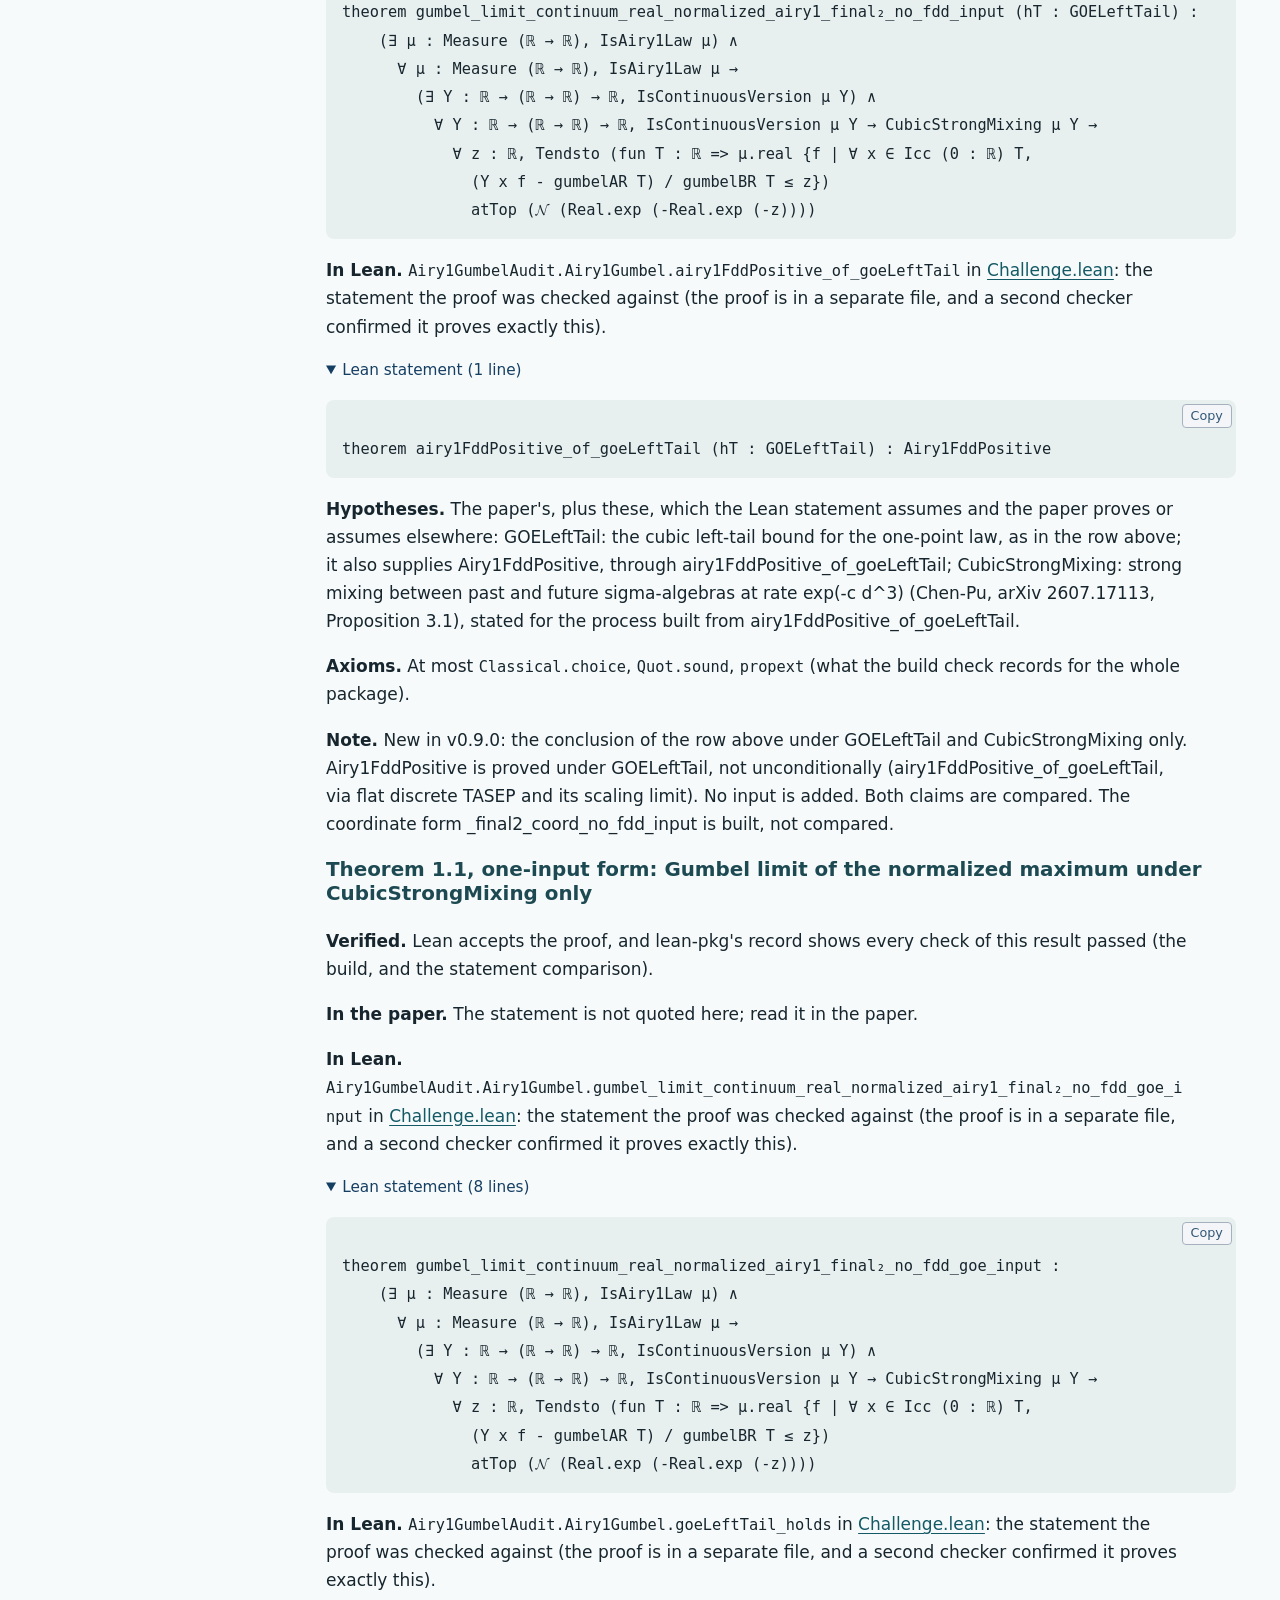
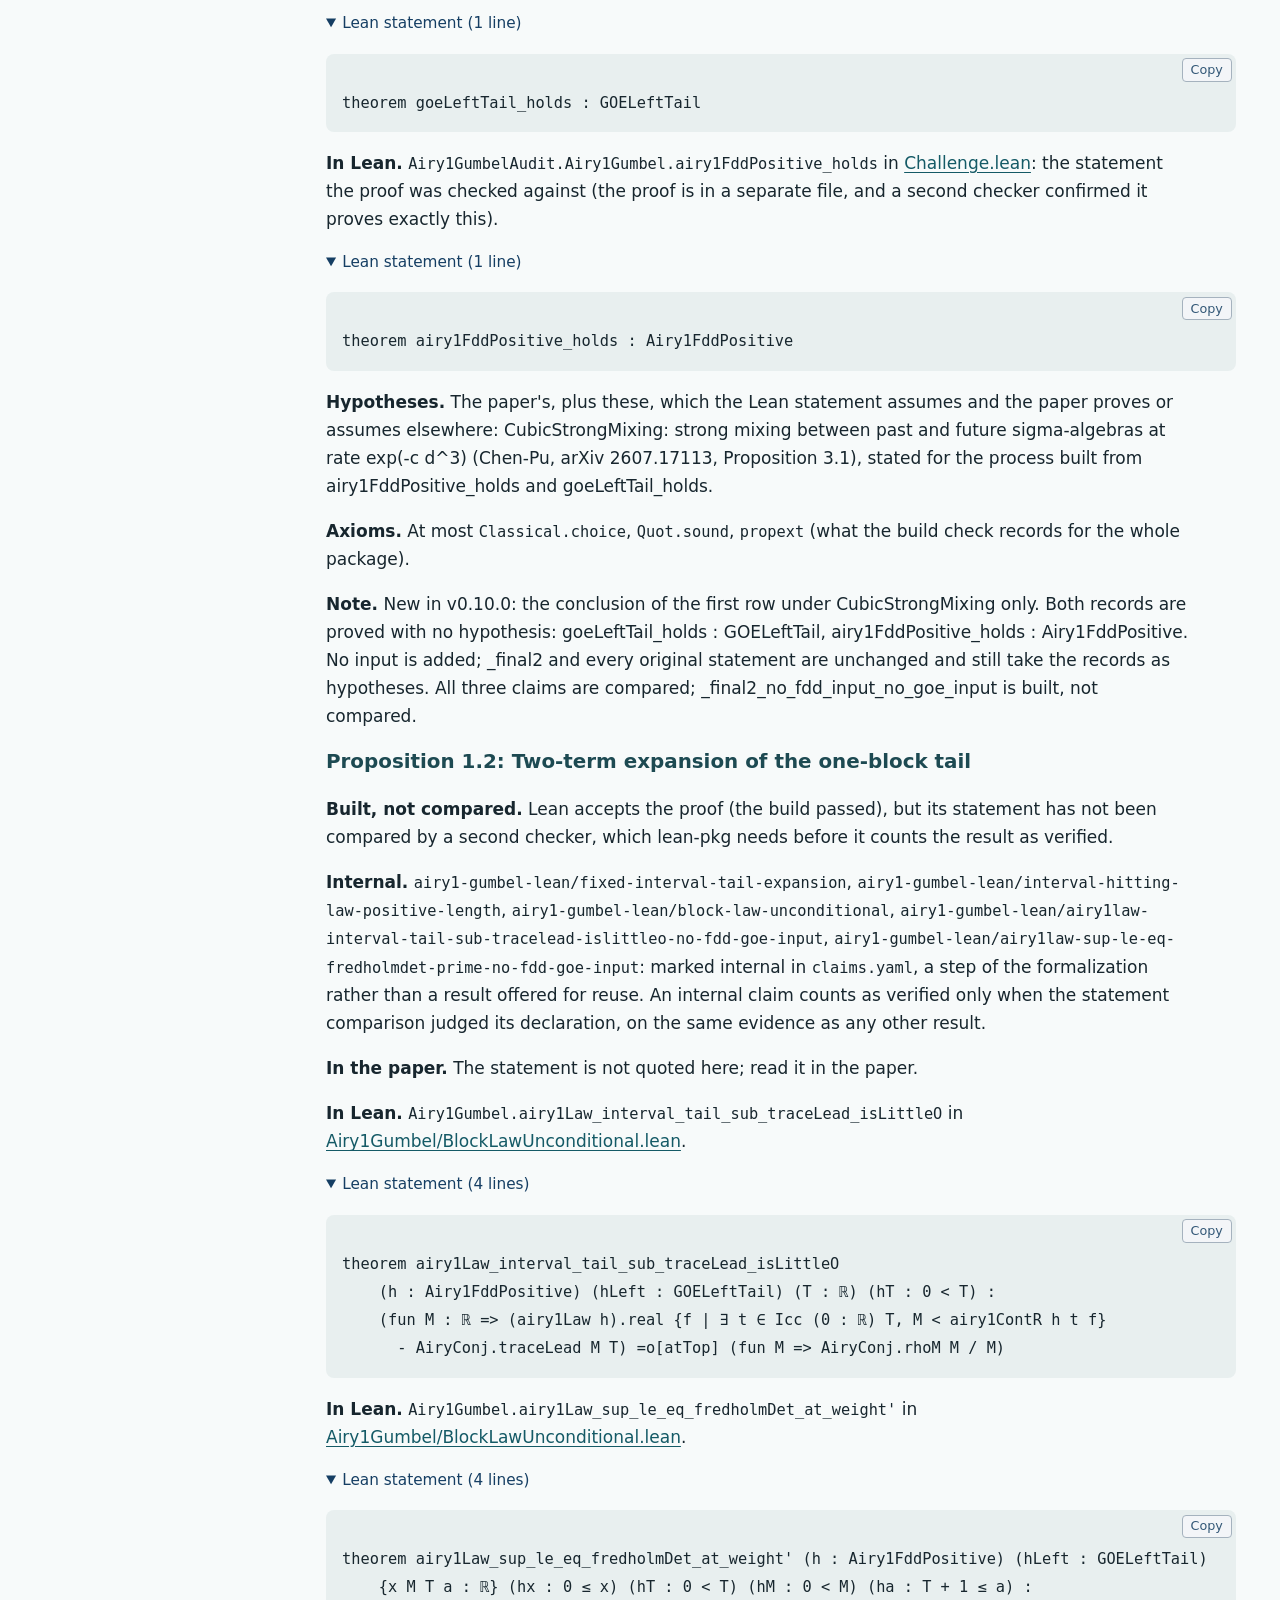
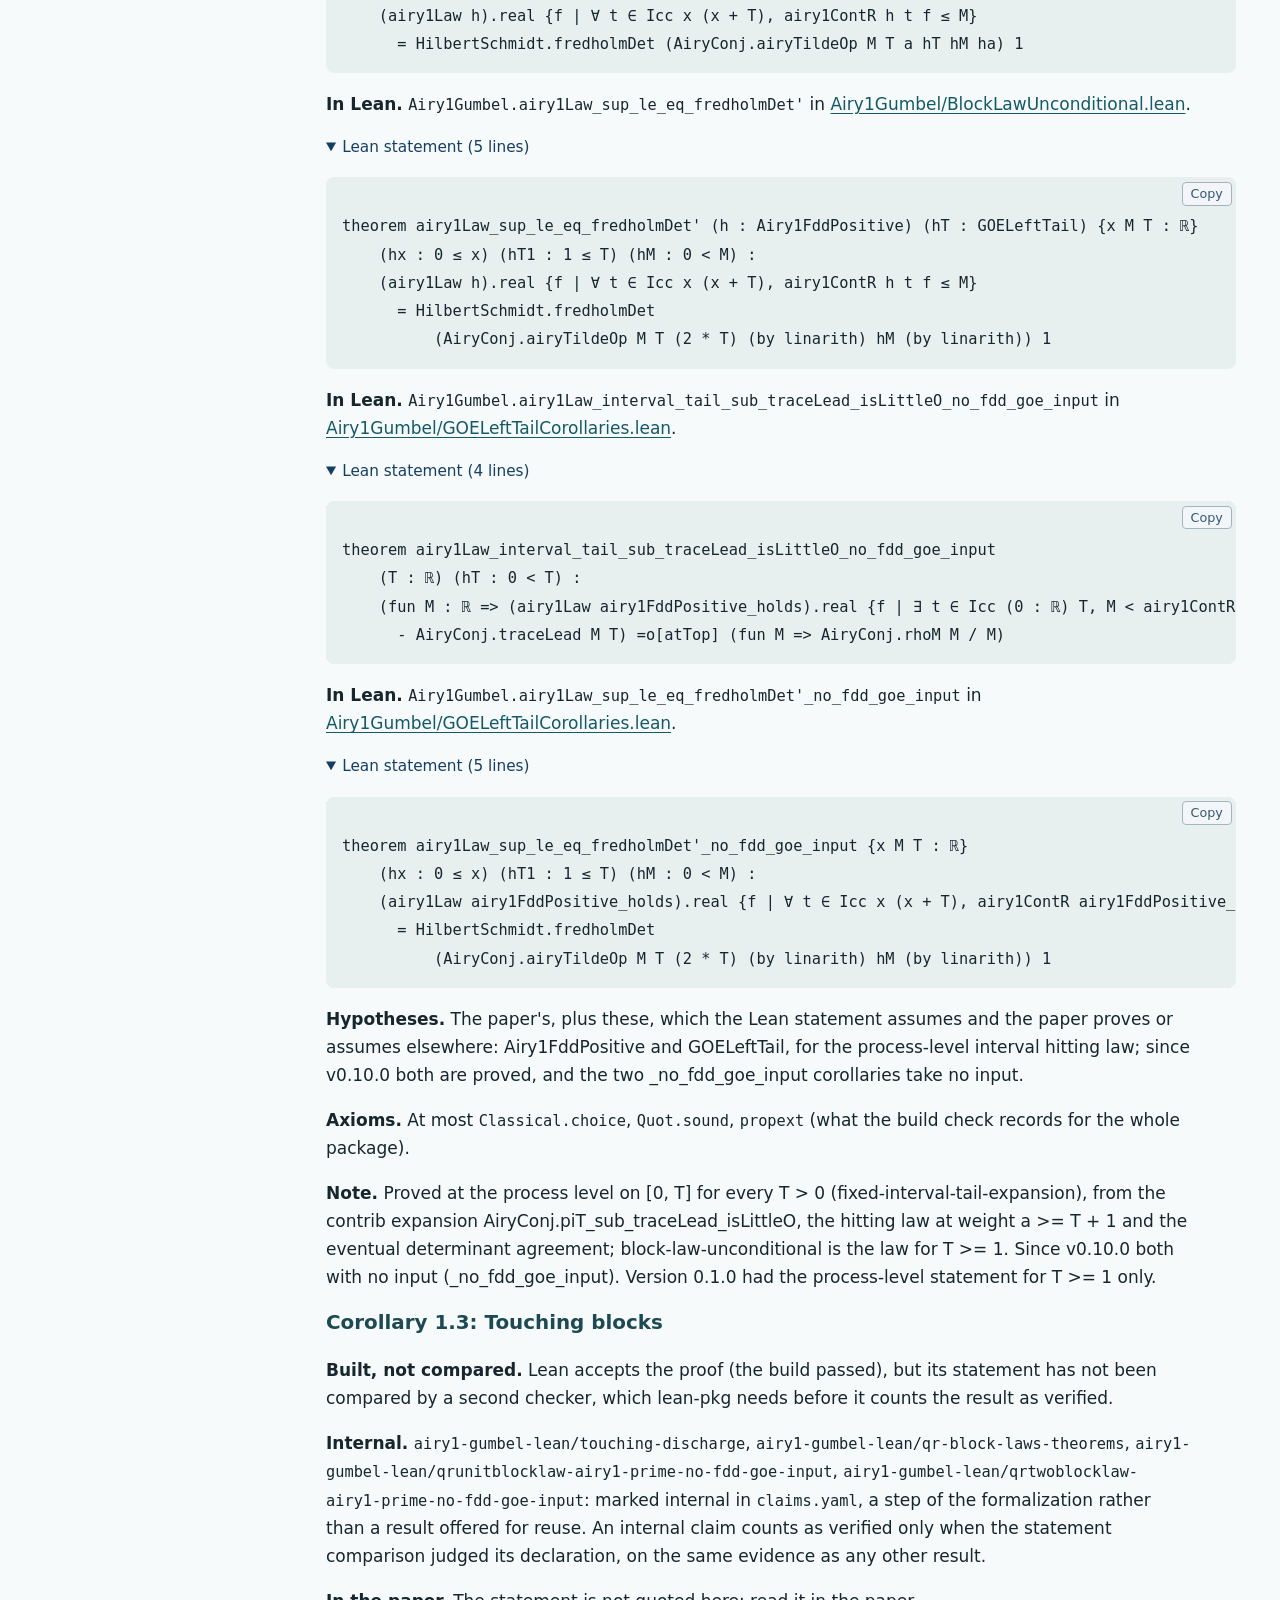
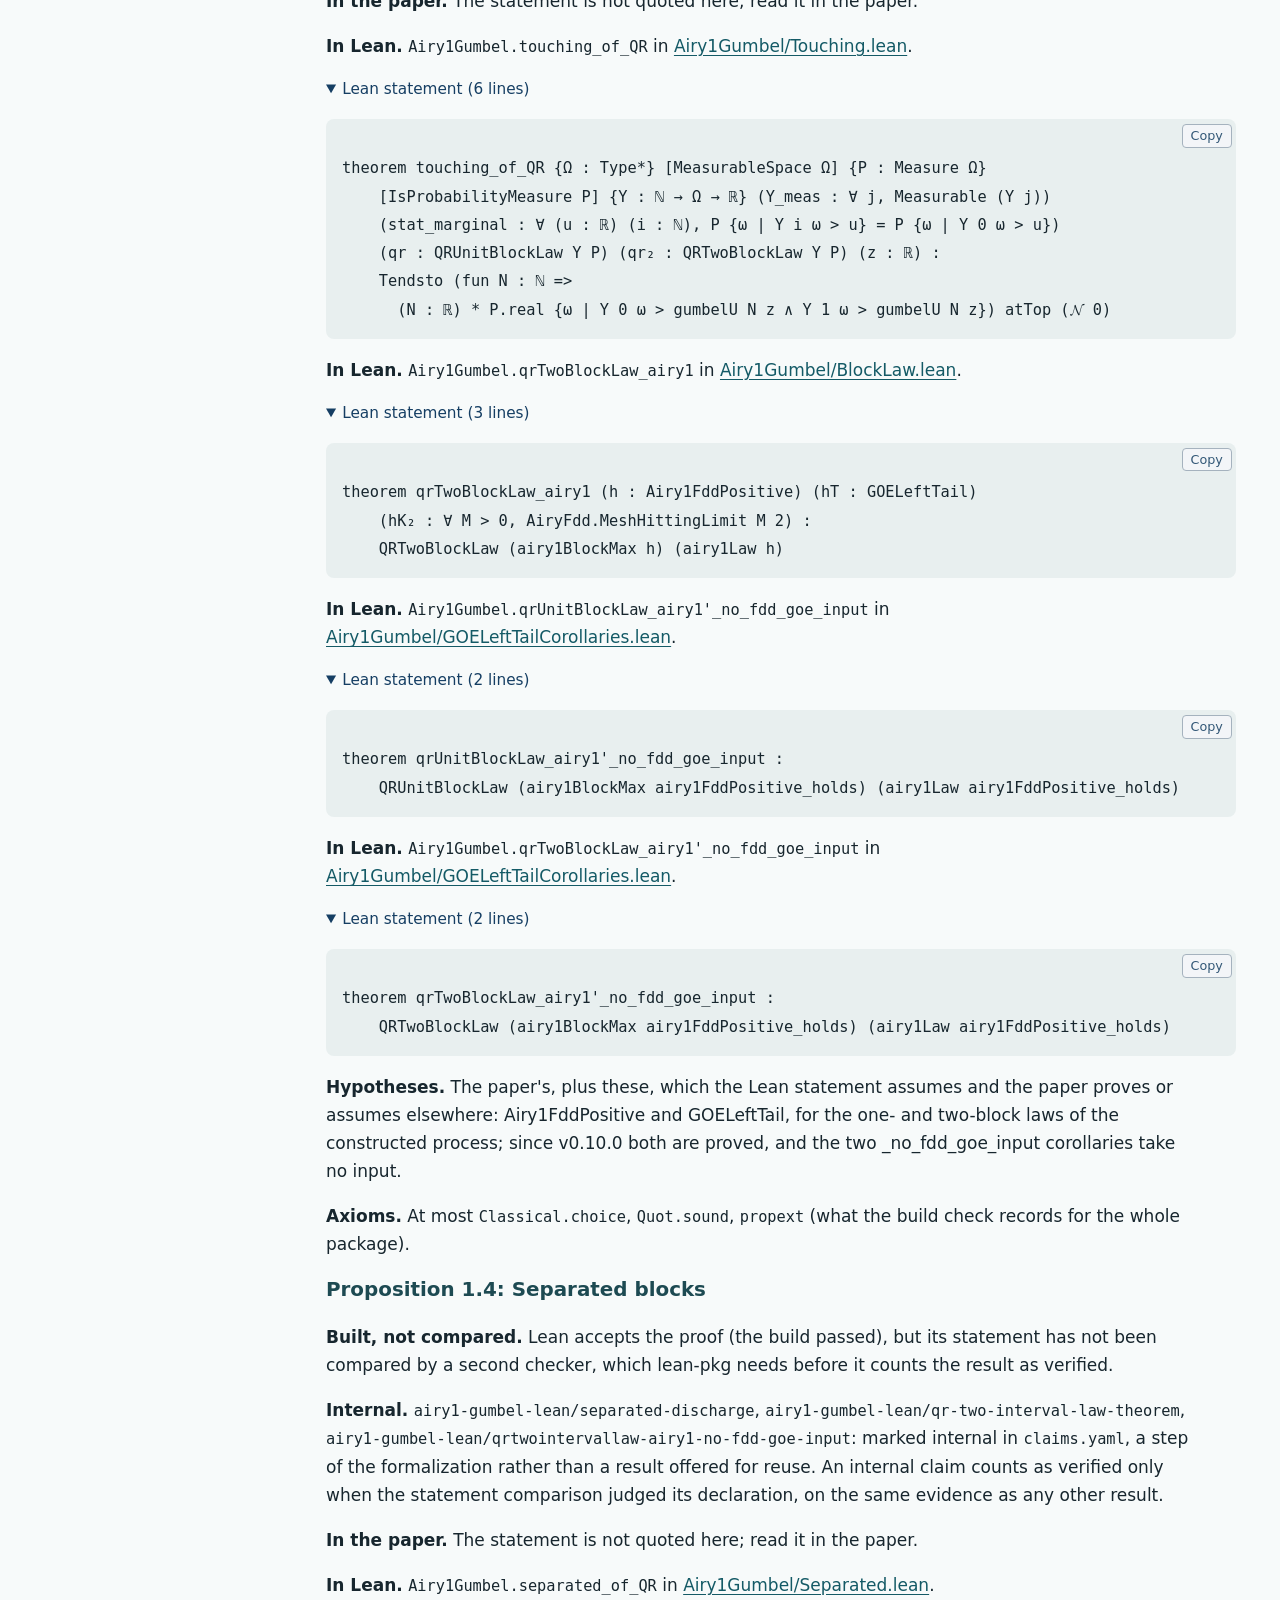
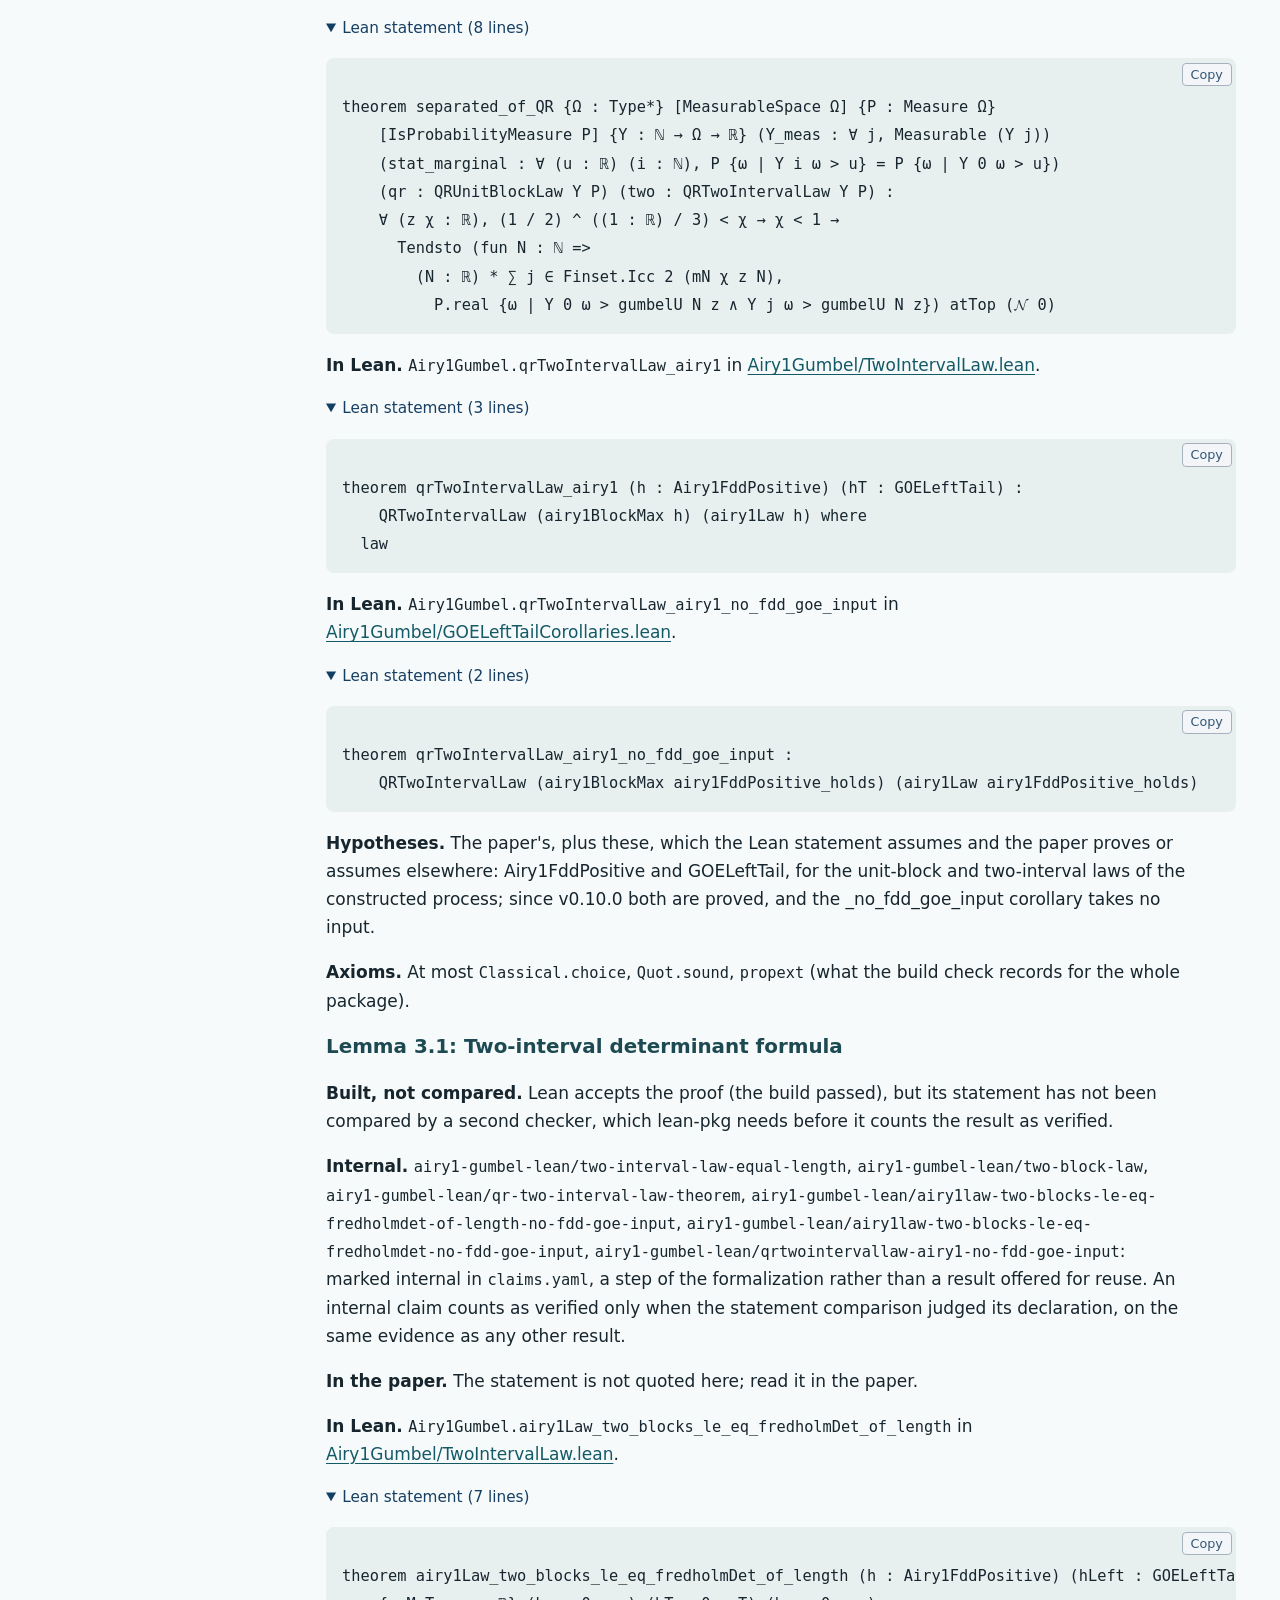
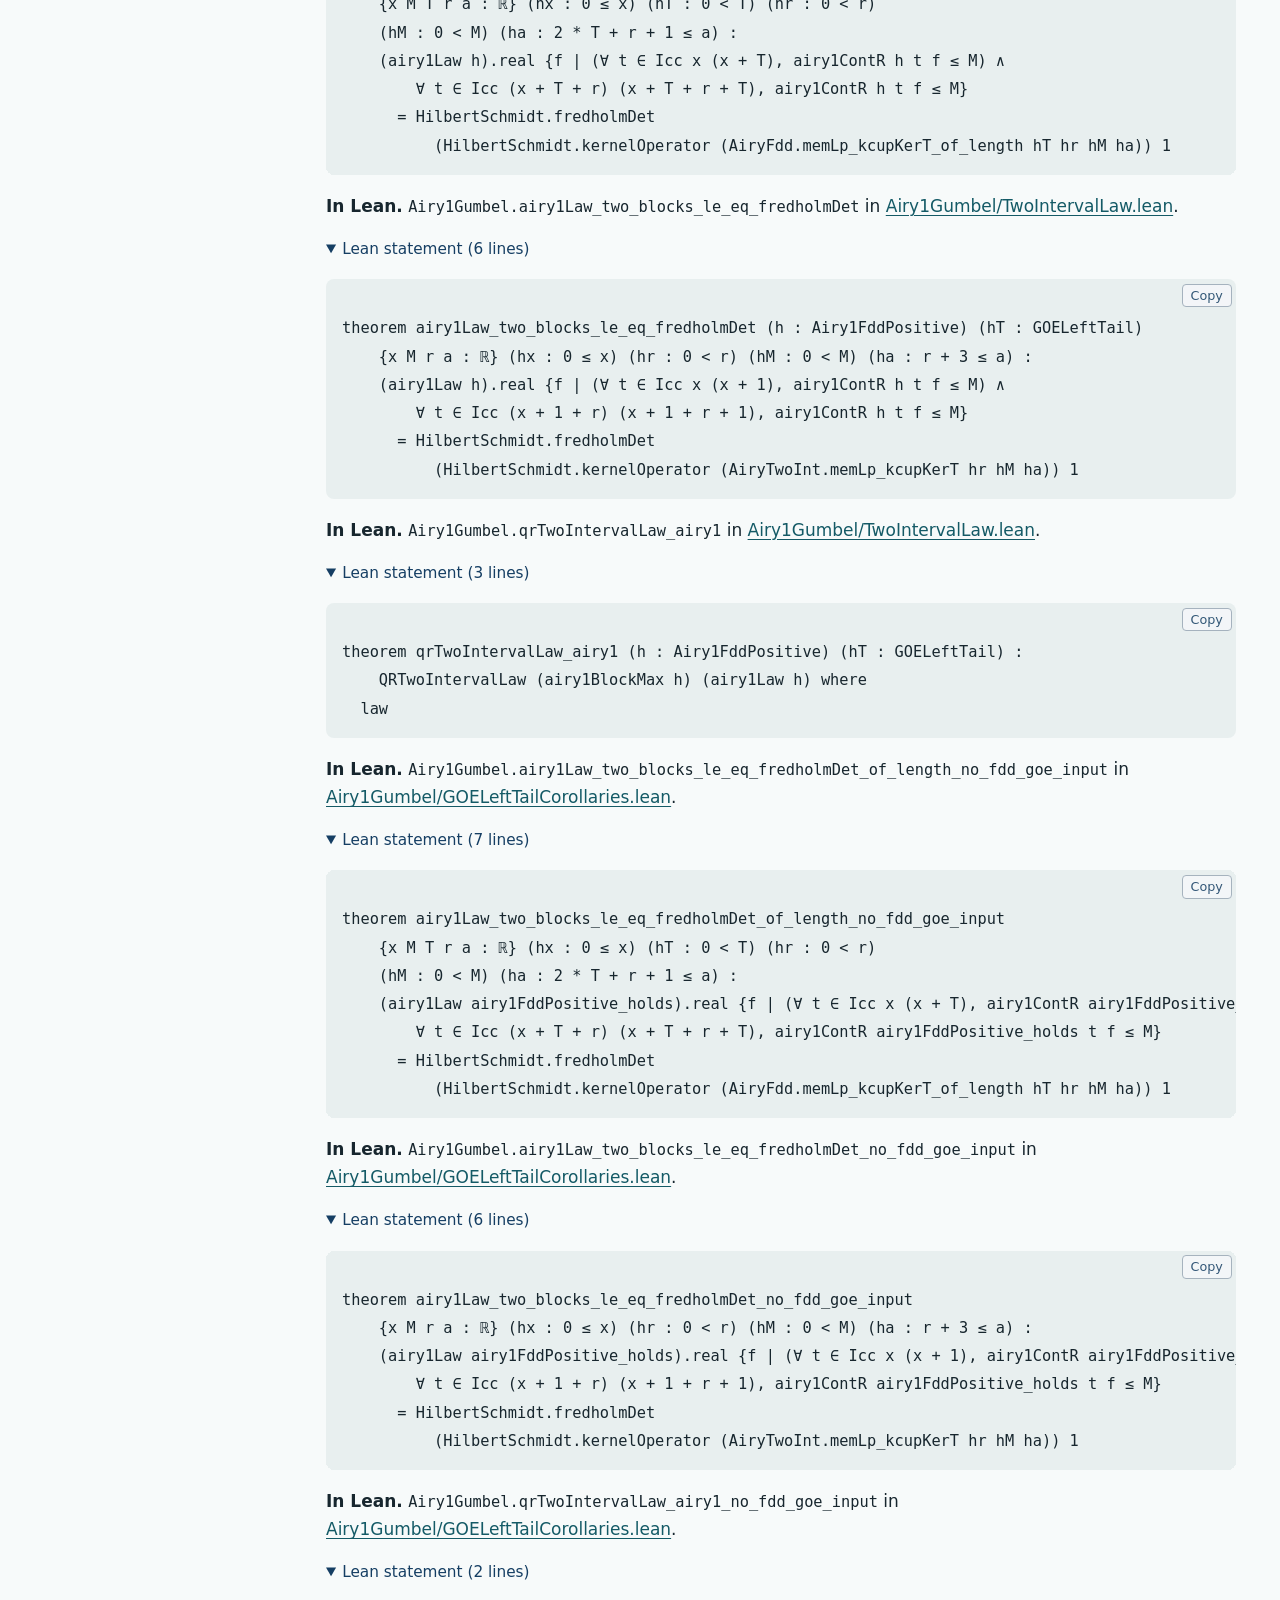
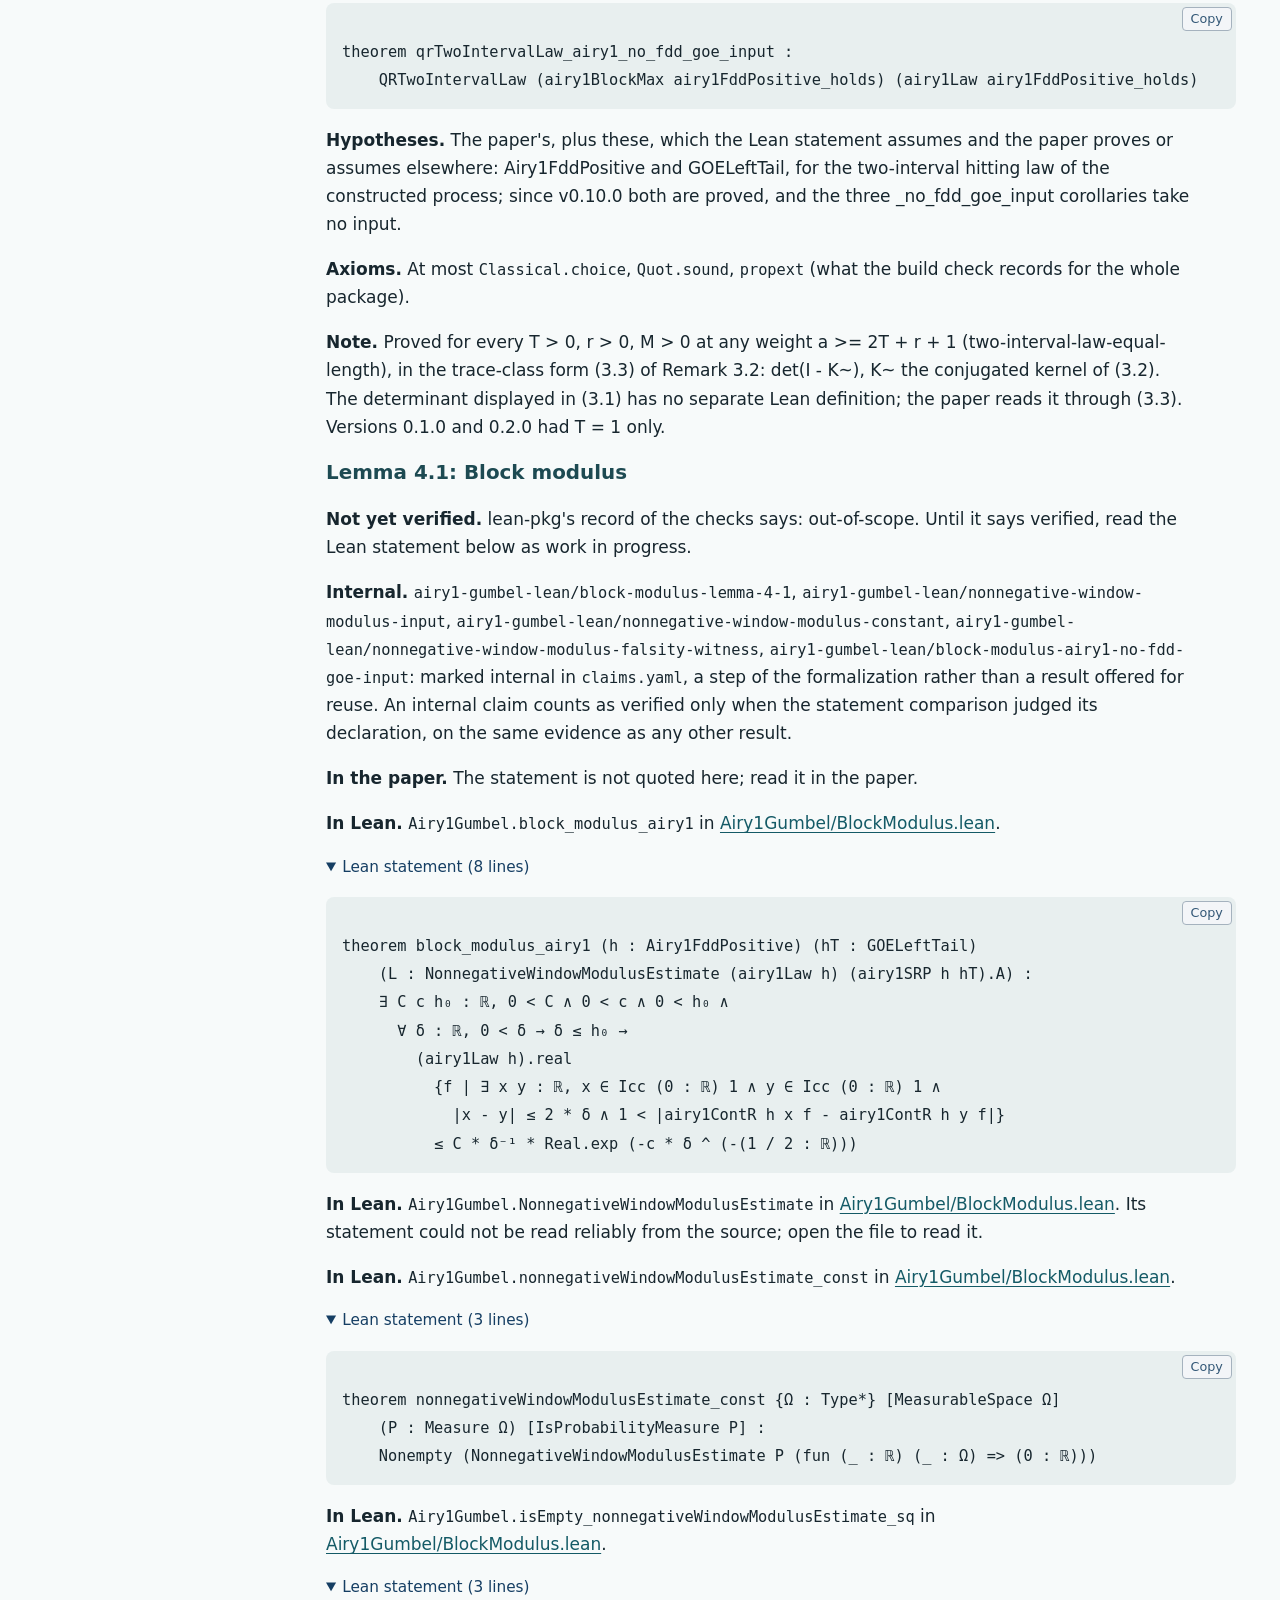
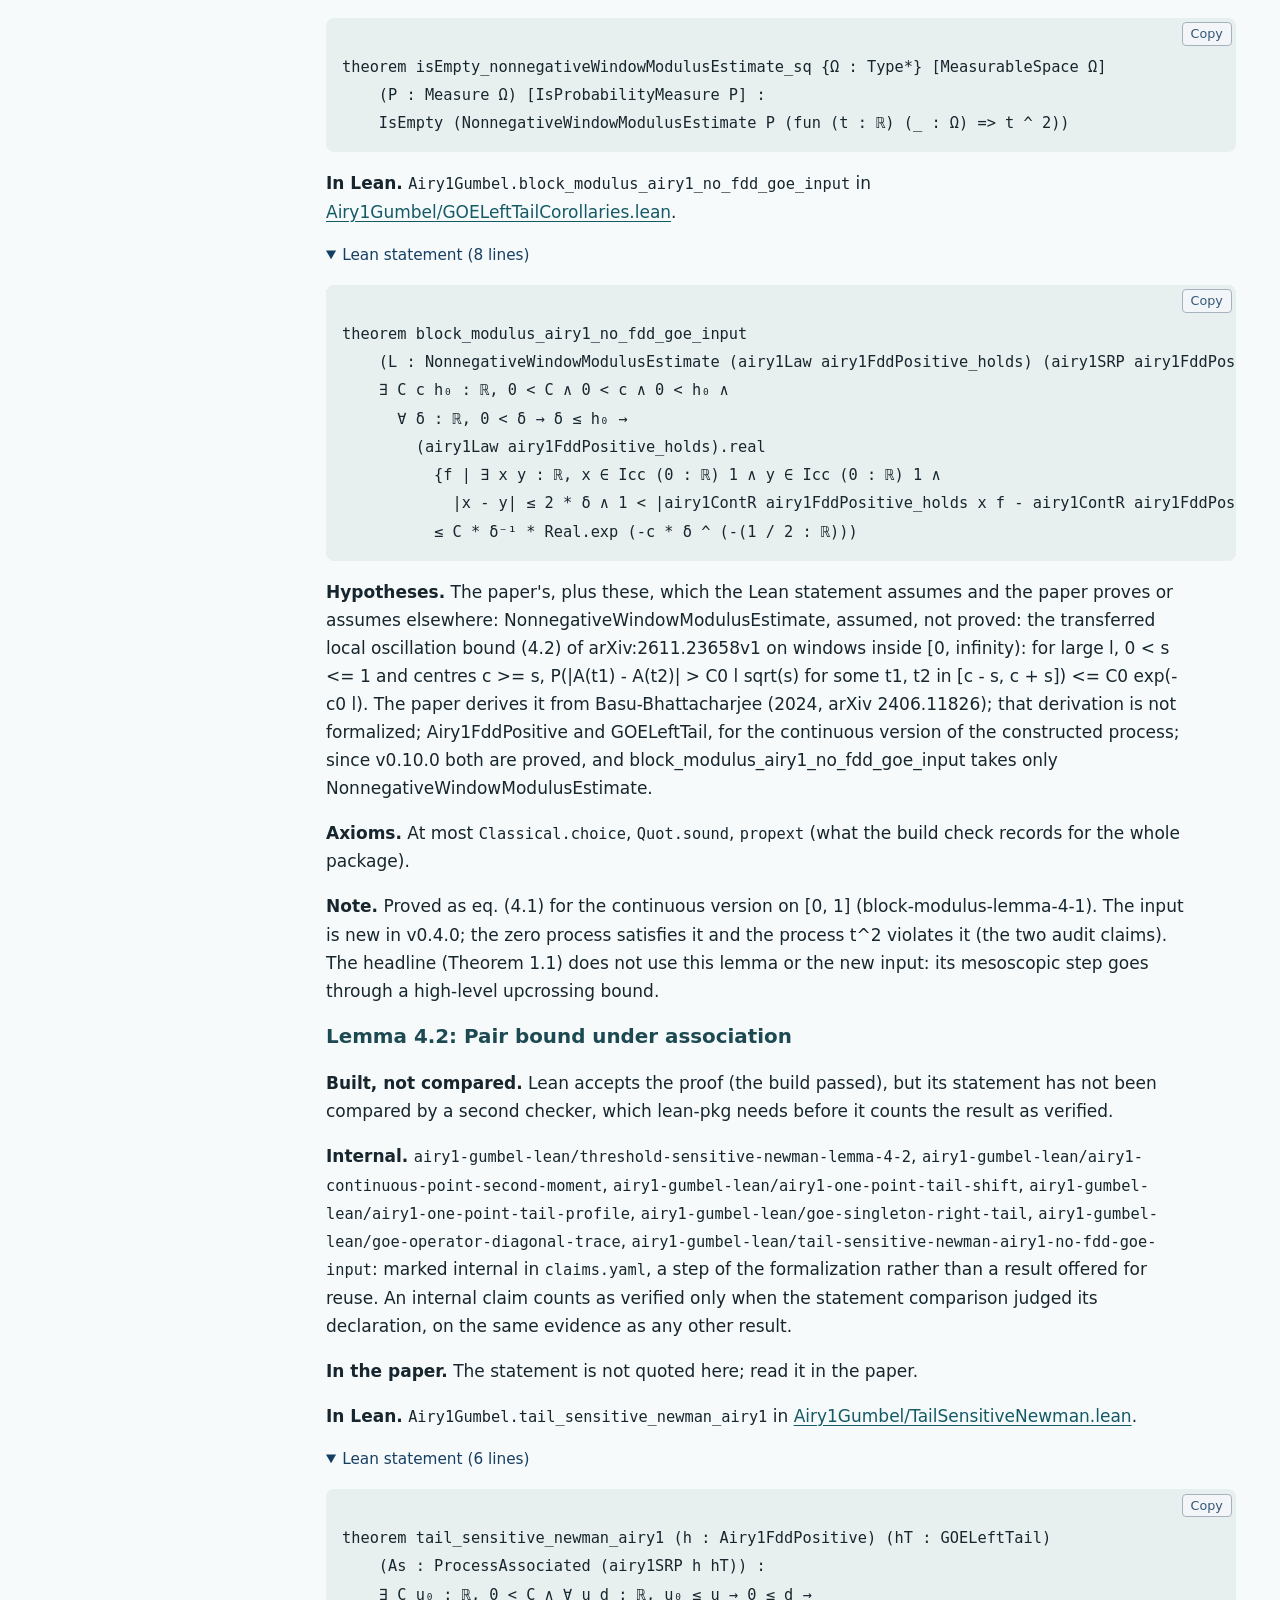
<file: verification.html>
<!doctype html>
<html lang="en">
<head>
  <meta charset="utf-8">
  <meta name="viewport" content="width=device-width, initial-scale=1">
  <meta name="description" content="Lean 4 companion to Le Chen and Fei Pu, Gumbel Fluctuations of the Maximum of the Airy_1 Process (arXiv:2611.23658v1): Theorem 1.1 verified (build and statement comparison) for the constructed Airy_1 process under one named input, CubicStrongMixing (Airy1FddPositive and GOELeftTail are proved); the three- and two-input forms remain; the mesoscopic step is proved by a two-time Fredholm determinant bound instead of the paper&#x27;s association route. It does not certify the whole manuscript. Apache-2.0.">
  <title>Verification page (lean-pkg) · Airy₁ Gumbel: Lean Companion</title>
  <link rel="stylesheet" href="assets/site.css">
  <link rel="stylesheet" href="assets/code.css">
  <link rel="canonical" href="https://chenle02.github.io/airy1-gumbel-lean/verification.html">
  <script defer src="assets/code.js"></script>
</head>
<body>
  <a class="skip" href="#content">Skip to content</a>
  <header>
    <a class="brand" href="./"><span>Airy₁ Gumbel: Lean Companion</span></a>
    <a class="version" href="https://github.com/chenle02/airy1-gumbel-lean/releases/tag/v0.10.0" title="Release v0.10.0">v0.10.0</a>
    <span class="tagline">Lean 4 paper companion · Theorem 1.1 under one named input, CubicStrongMixing · Apache-2.0</span>
  </header>
  <div class="shell">
    <nav class="side" aria-label="Site"><p class="group">Start</p>
<ul>
<li><a href="index.html">Home</a></li>
<li><a href="getting-started.html">Build and verify</a></li>
</ul>
<p class="group">Results</p>
<ul>
<li><a href="verification.html" aria-current="page">Verification page (lean-pkg)</a></li>
<li><a href="coverage.html">Coverage by result (lean-pkg)</a></li>
<li><a href="https://github.com/chenle02/airy1-gumbel-lean/blob/main/Challenge.lean">Challenge.lean (GitHub)</a></li>
</ul>
<p class="group">About</p>
<ul>
<li><a href="trust.html">Trust and axioms</a></li>
<li><a href="paper.html">Paper, authors and citation</a></li>
<li><a href="notice.html">Notice</a></li>
</ul>
<p class="group">Elsewhere</p>
<ul>
<li><a href="https://github.com/chenle02/airy1-gumbel-lean">Source on GitHub</a></li>
<li><a href="https://arxiv.org/abs/2611.23658v1">The paper (arXiv:2611.23658v1)</a></li>
<li><a href="https://github.com/chenle02/airy1-gumbel-lean/blob/main/CITATION.cff">CITATION.cff</a></li>
<li><a href="llms.txt">llms.txt</a></li>
</ul></nav>
    <details class="side-mobile"><summary>Menu</summary><nav aria-label="Site (compact)"><p class="group">Start</p>
<ul>
<li><a href="index.html">Home</a></li>
<li><a href="getting-started.html">Build and verify</a></li>
</ul>
<p class="group">Results</p>
<ul>
<li><a href="verification.html" aria-current="page">Verification page (lean-pkg)</a></li>
<li><a href="coverage.html">Coverage by result (lean-pkg)</a></li>
<li><a href="https://github.com/chenle02/airy1-gumbel-lean/blob/main/Challenge.lean">Challenge.lean (GitHub)</a></li>
</ul>
<p class="group">About</p>
<ul>
<li><a href="trust.html">Trust and axioms</a></li>
<li><a href="paper.html">Paper, authors and citation</a></li>
<li><a href="notice.html">Notice</a></li>
</ul>
<p class="group">Elsewhere</p>
<ul>
<li><a href="https://github.com/chenle02/airy1-gumbel-lean">Source on GitHub</a></li>
<li><a href="https://arxiv.org/abs/2611.23658v1">The paper (arXiv:2611.23658v1)</a></li>
<li><a href="https://github.com/chenle02/airy1-gumbel-lean/blob/main/CITATION.cff">CITATION.cff</a></li>
<li><a href="llms.txt">llms.txt</a></li>
</ul></nav></details>
    <main id="content">
<h1>Verification page (lean-pkg)</h1>
<div class="boundary">
<p><strong>How to read the status on this page.</strong> This page is generated by lean-pkg and is
reproduced without change. The statement comparison (comparator) checks the seven theorems
of <code>comparator.json</code>, each stated in <code>Challenge.lean</code> against its proof in <code>Solution.lean</code>:
the two forms of Theorem 1.1 under three inputs, (since v0.9.0) the proof of
<code>Airy1FddPositive</code> from <code>GOELeftTail</code> and the two-input form of Theorem 1.1, and (since
v0.10.0) <code>GOELeftTail</code> and <code>Airy1FddPositive</code> with no hypothesis and the one-input form of
Theorem 1.1, under <code>CubicStrongMixing</code> only. Those are the claims of the three Theorem 1.1
rows, so all three are reported as verified. The rows of the other results name claims that <code>claims.yaml</code> marks
internal, whose statements no second checker compared; the page reports them as "Built, not
compared": Lean's kernel checked their proofs in the build, and whether each Lean statement
says what the paper says is the comparison the page asks the reader to make.</p>
</div>
<h1 id="verification">Verification</h1>
<!-- Generated by `lean-pkg page airy1-gumbel-lean` (site output) from coverage.yaml, claims.yaml, the claims ledger and the receipts committed under .lean-receipts/. Do not edit: change the data and render it again. -->

<h2 id="verification-at-a-glance">Verification at a glance</h2>
<p><strong>How to read this page.</strong> Lean has checked every step of the proofs listed here. It cannot check that a Lean statement says what the paper says: that comparison is yours. For each result below, read the paper's statement beside the Lean statement, and check that the hypotheses match.</p>
<p>Theorem 1.1 is proved for a constructed continuous Airy_1 process under three named inputs, and since v0.10.0 under CubicStrongMixing only (GOELeftTail and Airy1FddPositive proved); Lemmas 4.1, 4.2, Proposition 4.3 and Remark 5.3 under further named inputs, each assumed. Lemmas 3.3-3.8 and B.1-B.6 are contrib results, outside only because rows name main-package claims.</p>
<ul>
<li>Paper: <em>Gumbel Fluctuations of the Maximum of the Airy_1 Process</em>, <a href="https://arxiv.org/abs/2611.23658v1">arXiv:2611.23658v1</a>.</li>
<li>Results listed: 24. In Lean with the paper's own hypotheses: 0; in Lean with extra hypotheses, named below: 12; not formalized: 12.</li>
<li>Verified: 3 of the 12 result(s) in Lean.</li>
</ul>
<h2 id="the-papers-results-in-lean">The paper's results in Lean</h2>
<h3 id="theorem-11-gumbel-limit-of-the-normalized-maximum">Theorem 1.1: Gumbel limit of the normalized maximum</h3>
<p><strong>Verified.</strong> Lean accepts the proof, and lean-pkg's record shows every check of this result passed (the build, and the statement comparison).</p>
<p><strong>In the paper.</strong> The statement is not quoted here; read it in the paper.</p>
<p><strong>In Lean.</strong> <code>Airy1GumbelAudit.Airy1Gumbel.gumbel_limit_continuum_real_normalized_airy1_final₂</code> in <a href="https://github.com/chenle02/airy1-gumbel-lean/blob/8ccd7ca5114686844418b8e1d0a9ed1379559562/Challenge.lean">Challenge.lean</a>: the statement the proof was checked against (the proof is in a separate file, and a second checker confirmed it proves exactly this).</p>
<pre><code class="language-lean">theorem gumbel_limit_continuum_real_normalized_airy1_final₂
    (h : Airy1FddPositive) (hT : GOELeftTail) :
    (∃ μ : Measure (ℝ → ℝ), IsAiry1Law μ) ∧
      ∀ μ : Measure (ℝ → ℝ), IsAiry1Law μ →
        (∃ Y : ℝ → (ℝ → ℝ) → ℝ, IsContinuousVersion μ Y) ∧
          ∀ Y : ℝ → (ℝ → ℝ) → ℝ, IsContinuousVersion μ Y → CubicStrongMixing μ Y →
            ∀ z : ℝ, Tendsto (fun T : ℝ =&gt; μ.real {f | ∀ x ∈ Icc (0 : ℝ) T,
              (Y x f - gumbelAR T) / gumbelBR T ≤ z})
              atTop (𝓝 (Real.exp (-Real.exp (-z))))
</code></pre>
<p><strong>In Lean.</strong> <code>Airy1GumbelAudit.Airy1Gumbel.gumbel_limit_continuum_real_normalized_airy1_final₂_coord</code> in <a href="https://github.com/chenle02/airy1-gumbel-lean/blob/8ccd7ca5114686844418b8e1d0a9ed1379559562/Challenge.lean">Challenge.lean</a>: the statement the proof was checked against (the proof is in a separate file, and a second checker confirmed it proves exactly this).</p>
<pre><code class="language-lean">theorem gumbel_limit_continuum_real_normalized_airy1_final₂_coord
    (h : Airy1FddPositive) (hT : GOELeftTail) :
    (∃ μ : Measure (ℝ → ℝ), IsAiry1Law μ) ∧
      ∀ μ : Measure (ℝ → ℝ), IsAiry1Law μ → CubicStrongMixing μ (fun x f =&gt; f x) →
        (∃ Y : ℝ → (ℝ → ℝ) → ℝ, IsContinuousVersion μ Y) ∧
          ∀ Y : ℝ → (ℝ → ℝ) → ℝ, IsContinuousVersion μ Y →
            ∀ z : ℝ, Tendsto (fun T : ℝ =&gt; μ.real {f | ∀ x ∈ Icc (0 : ℝ) T,
              (Y x f - gumbelAR T) / gumbelBR T ≤ z})
              atTop (𝓝 (Real.exp (-Real.exp (-z))))
</code></pre>
<p><strong>Hypotheses.</strong> The paper's, plus these, which the Lean statement assumes and the paper proves or assumes elsewhere: Airy1FddPositive: for every finite set of times, a probability law whose box distribution function is the Airy_1 Fredholm-determinant formula (Quastel-Remenik, Theorem 1; Borodin-Ferrari-Prahofer 2007). A hypothesis of these two theorems; proved under GOELeftTail since v0.9.0 and with no hypothesis since v0.10.0 (airy1FddPositive_holds), so the next two rows have the same conclusion without it; GOELeftTail: a cubic left-tail bound for the one-point law (Baik-Buckingham-DiFranco 2008 with the Ferrari-Spohn GOE identity); an input the paper does not need, since it starts from an existing continuous process. A hypothesis of these two theorems; proved with no hypothesis since v0.10.0 (goeLeftTail_holds); CubicStrongMixing: strong mixing between past and future sigma-algebras at rate exp(-c d^3) (Chen-Pu, arXiv 2607.17113, Proposition 3.1).</p>
<p><strong>Axioms.</strong> At most <code>Classical.choice</code>, <code>Quot.sound</code>, <code>propext</code> (what the build check records for the whole package).</p>
<p><strong>Note.</strong> The process is the version of the Kolmogorov-extension law with continuous paths on [0, infinity); centering and scaling are those of (1.1)-(1.2) for real T. The mesoscopic step is proved by the two-time Fredholm determinant bound and a high-level upcrossing bound, not by association and the covariance asymptotic. The comparator checks these two statements, unchanged in v0.10.0.</p>
<h3 id="theorem-11-two-input-form-gumbel-limit-of-the-normalized-maximum-without-the-input-airy1fddpositive">Theorem 1.1, two-input form: Gumbel limit of the normalized maximum without the input Airy1FddPositive</h3>
<p><strong>Verified.</strong> Lean accepts the proof, and lean-pkg's record shows every check of this result passed (the build, and the statement comparison).</p>
<p><strong>In the paper.</strong> The statement is not quoted here; read it in the paper.</p>
<p><strong>In Lean.</strong> <code>Airy1GumbelAudit.Airy1Gumbel.gumbel_limit_continuum_real_normalized_airy1_final₂_no_fdd_input</code> in <a href="https://github.com/chenle02/airy1-gumbel-lean/blob/8ccd7ca5114686844418b8e1d0a9ed1379559562/Challenge.lean">Challenge.lean</a>: the statement the proof was checked against (the proof is in a separate file, and a second checker confirmed it proves exactly this).</p>
<pre><code class="language-lean">theorem gumbel_limit_continuum_real_normalized_airy1_final₂_no_fdd_input (hT : GOELeftTail) :
    (∃ μ : Measure (ℝ → ℝ), IsAiry1Law μ) ∧
      ∀ μ : Measure (ℝ → ℝ), IsAiry1Law μ →
        (∃ Y : ℝ → (ℝ → ℝ) → ℝ, IsContinuousVersion μ Y) ∧
          ∀ Y : ℝ → (ℝ → ℝ) → ℝ, IsContinuousVersion μ Y → CubicStrongMixing μ Y →
            ∀ z : ℝ, Tendsto (fun T : ℝ =&gt; μ.real {f | ∀ x ∈ Icc (0 : ℝ) T,
              (Y x f - gumbelAR T) / gumbelBR T ≤ z})
              atTop (𝓝 (Real.exp (-Real.exp (-z))))
</code></pre>
<p><strong>In Lean.</strong> <code>Airy1GumbelAudit.Airy1Gumbel.airy1FddPositive_of_goeLeftTail</code> in <a href="https://github.com/chenle02/airy1-gumbel-lean/blob/8ccd7ca5114686844418b8e1d0a9ed1379559562/Challenge.lean">Challenge.lean</a>: the statement the proof was checked against (the proof is in a separate file, and a second checker confirmed it proves exactly this).</p>
<pre><code class="language-lean">theorem airy1FddPositive_of_goeLeftTail (hT : GOELeftTail) : Airy1FddPositive
</code></pre>
<p><strong>Hypotheses.</strong> The paper's, plus these, which the Lean statement assumes and the paper proves or assumes elsewhere: GOELeftTail: the cubic left-tail bound for the one-point law, as in the row above; it also supplies Airy1FddPositive, through airy1FddPositive_of_goeLeftTail; CubicStrongMixing: strong mixing between past and future sigma-algebras at rate exp(-c d^3) (Chen-Pu, arXiv 2607.17113, Proposition 3.1), stated for the process built from airy1FddPositive_of_goeLeftTail.</p>
<p><strong>Axioms.</strong> At most <code>Classical.choice</code>, <code>Quot.sound</code>, <code>propext</code> (what the build check records for the whole package).</p>
<p><strong>Note.</strong> New in v0.9.0: the conclusion of the row above under GOELeftTail and CubicStrongMixing only. Airy1FddPositive is proved under GOELeftTail, not unconditionally (airy1FddPositive_of_goeLeftTail, via flat discrete TASEP and its scaling limit). No input is added. Both claims are compared. The coordinate form _final2_coord_no_fdd_input is built, not compared.</p>
<h3 id="theorem-11-one-input-form-gumbel-limit-of-the-normalized-maximum-under-cubicstrongmixing-only">Theorem 1.1, one-input form: Gumbel limit of the normalized maximum under CubicStrongMixing only</h3>
<p><strong>Verified.</strong> Lean accepts the proof, and lean-pkg's record shows every check of this result passed (the build, and the statement comparison).</p>
<p><strong>In the paper.</strong> The statement is not quoted here; read it in the paper.</p>
<p><strong>In Lean.</strong> <code>Airy1GumbelAudit.Airy1Gumbel.gumbel_limit_continuum_real_normalized_airy1_final₂_no_fdd_goe_input</code> in <a href="https://github.com/chenle02/airy1-gumbel-lean/blob/8ccd7ca5114686844418b8e1d0a9ed1379559562/Challenge.lean">Challenge.lean</a>: the statement the proof was checked against (the proof is in a separate file, and a second checker confirmed it proves exactly this).</p>
<pre><code class="language-lean">theorem gumbel_limit_continuum_real_normalized_airy1_final₂_no_fdd_goe_input :
    (∃ μ : Measure (ℝ → ℝ), IsAiry1Law μ) ∧
      ∀ μ : Measure (ℝ → ℝ), IsAiry1Law μ →
        (∃ Y : ℝ → (ℝ → ℝ) → ℝ, IsContinuousVersion μ Y) ∧
          ∀ Y : ℝ → (ℝ → ℝ) → ℝ, IsContinuousVersion μ Y → CubicStrongMixing μ Y →
            ∀ z : ℝ, Tendsto (fun T : ℝ =&gt; μ.real {f | ∀ x ∈ Icc (0 : ℝ) T,
              (Y x f - gumbelAR T) / gumbelBR T ≤ z})
              atTop (𝓝 (Real.exp (-Real.exp (-z))))
</code></pre>
<p><strong>In Lean.</strong> <code>Airy1GumbelAudit.Airy1Gumbel.goeLeftTail_holds</code> in <a href="https://github.com/chenle02/airy1-gumbel-lean/blob/8ccd7ca5114686844418b8e1d0a9ed1379559562/Challenge.lean">Challenge.lean</a>: the statement the proof was checked against (the proof is in a separate file, and a second checker confirmed it proves exactly this).</p>
<pre><code class="language-lean">theorem goeLeftTail_holds : GOELeftTail
</code></pre>
<p><strong>In Lean.</strong> <code>Airy1GumbelAudit.Airy1Gumbel.airy1FddPositive_holds</code> in <a href="https://github.com/chenle02/airy1-gumbel-lean/blob/8ccd7ca5114686844418b8e1d0a9ed1379559562/Challenge.lean">Challenge.lean</a>: the statement the proof was checked against (the proof is in a separate file, and a second checker confirmed it proves exactly this).</p>
<pre><code class="language-lean">theorem airy1FddPositive_holds : Airy1FddPositive
</code></pre>
<p><strong>Hypotheses.</strong> The paper's, plus these, which the Lean statement assumes and the paper proves or assumes elsewhere: CubicStrongMixing: strong mixing between past and future sigma-algebras at rate exp(-c d^3) (Chen-Pu, arXiv 2607.17113, Proposition 3.1), stated for the process built from airy1FddPositive_holds and goeLeftTail_holds.</p>
<p><strong>Axioms.</strong> At most <code>Classical.choice</code>, <code>Quot.sound</code>, <code>propext</code> (what the build check records for the whole package).</p>
<p><strong>Note.</strong> New in v0.10.0: the conclusion of the first row under CubicStrongMixing only. Both records are proved with no hypothesis: goeLeftTail_holds : GOELeftTail, airy1FddPositive_holds : Airy1FddPositive. No input is added; _final2 and every original statement are unchanged and still take the records as hypotheses. All three claims are compared; _final2_no_fdd_input_no_goe_input is built, not compared.</p>
<h3 id="proposition-12-two-term-expansion-of-the-one-block-tail">Proposition 1.2: Two-term expansion of the one-block tail</h3>
<p><strong>Built, not compared.</strong> Lean accepts the proof (the build passed), but its statement has not been compared by a second checker, which lean-pkg needs before it counts the result as verified.</p>
<p><strong>Internal.</strong> <code>airy1-gumbel-lean/fixed-interval-tail-expansion</code>, <code>airy1-gumbel-lean/interval-hitting-law-positive-length</code>, <code>airy1-gumbel-lean/block-law-unconditional</code>, <code>airy1-gumbel-lean/airy1law-interval-tail-sub-tracelead-islittleo-no-fdd-goe-input</code>, <code>airy1-gumbel-lean/airy1law-sup-le-eq-fredholmdet-prime-no-fdd-goe-input</code>: marked internal in <code>claims.yaml</code>, a step of the formalization rather than a result offered for reuse. An internal claim counts as verified only when the statement comparison judged its declaration, on the same evidence as any other result.</p>
<p><strong>In the paper.</strong> The statement is not quoted here; read it in the paper.</p>
<p><strong>In Lean.</strong> <code>Airy1Gumbel.airy1Law_interval_tail_sub_traceLead_isLittleO</code> in <a href="https://github.com/chenle02/airy1-gumbel-lean/blob/8ccd7ca5114686844418b8e1d0a9ed1379559562/Airy1Gumbel/BlockLawUnconditional.lean">Airy1Gumbel/BlockLawUnconditional.lean</a>.</p>
<pre><code class="language-lean">theorem airy1Law_interval_tail_sub_traceLead_isLittleO
    (h : Airy1FddPositive) (hLeft : GOELeftTail) (T : ℝ) (hT : 0 &lt; T) :
    (fun M : ℝ =&gt; (airy1Law h).real {f | ∃ t ∈ Icc (0 : ℝ) T, M &lt; airy1ContR h t f}
      - AiryConj.traceLead M T) =o[atTop] (fun M =&gt; AiryConj.rhoM M / M)
</code></pre>
<p><strong>In Lean.</strong> <code>Airy1Gumbel.airy1Law_sup_le_eq_fredholmDet_at_weight'</code> in <a href="https://github.com/chenle02/airy1-gumbel-lean/blob/8ccd7ca5114686844418b8e1d0a9ed1379559562/Airy1Gumbel/BlockLawUnconditional.lean">Airy1Gumbel/BlockLawUnconditional.lean</a>.</p>
<pre><code class="language-lean">theorem airy1Law_sup_le_eq_fredholmDet_at_weight' (h : Airy1FddPositive) (hLeft : GOELeftTail)
    {x M T a : ℝ} (hx : 0 ≤ x) (hT : 0 &lt; T) (hM : 0 &lt; M) (ha : T + 1 ≤ a) :
    (airy1Law h).real {f | ∀ t ∈ Icc x (x + T), airy1ContR h t f ≤ M}
      = HilbertSchmidt.fredholmDet (AiryConj.airyTildeOp M T a hT hM ha) 1
</code></pre>
<p><strong>In Lean.</strong> <code>Airy1Gumbel.airy1Law_sup_le_eq_fredholmDet'</code> in <a href="https://github.com/chenle02/airy1-gumbel-lean/blob/8ccd7ca5114686844418b8e1d0a9ed1379559562/Airy1Gumbel/BlockLawUnconditional.lean">Airy1Gumbel/BlockLawUnconditional.lean</a>.</p>
<pre><code class="language-lean">theorem airy1Law_sup_le_eq_fredholmDet' (h : Airy1FddPositive) (hT : GOELeftTail) {x M T : ℝ}
    (hx : 0 ≤ x) (hT1 : 1 ≤ T) (hM : 0 &lt; M) :
    (airy1Law h).real {f | ∀ t ∈ Icc x (x + T), airy1ContR h t f ≤ M}
      = HilbertSchmidt.fredholmDet
          (AiryConj.airyTildeOp M T (2 * T) (by linarith) hM (by linarith)) 1
</code></pre>
<p><strong>In Lean.</strong> <code>Airy1Gumbel.airy1Law_interval_tail_sub_traceLead_isLittleO_no_fdd_goe_input</code> in <a href="https://github.com/chenle02/airy1-gumbel-lean/blob/8ccd7ca5114686844418b8e1d0a9ed1379559562/Airy1Gumbel/GOELeftTailCorollaries.lean">Airy1Gumbel/GOELeftTailCorollaries.lean</a>.</p>
<pre><code class="language-lean">theorem airy1Law_interval_tail_sub_traceLead_isLittleO_no_fdd_goe_input
    (T : ℝ) (hT : 0 &lt; T) :
    (fun M : ℝ =&gt; (airy1Law airy1FddPositive_holds).real {f | ∃ t ∈ Icc (0 : ℝ) T, M &lt; airy1ContR airy1FddPositive_holds t f}
      - AiryConj.traceLead M T) =o[atTop] (fun M =&gt; AiryConj.rhoM M / M)
</code></pre>
<p><strong>In Lean.</strong> <code>Airy1Gumbel.airy1Law_sup_le_eq_fredholmDet'_no_fdd_goe_input</code> in <a href="https://github.com/chenle02/airy1-gumbel-lean/blob/8ccd7ca5114686844418b8e1d0a9ed1379559562/Airy1Gumbel/GOELeftTailCorollaries.lean">Airy1Gumbel/GOELeftTailCorollaries.lean</a>.</p>
<pre><code class="language-lean">theorem airy1Law_sup_le_eq_fredholmDet'_no_fdd_goe_input {x M T : ℝ}
    (hx : 0 ≤ x) (hT1 : 1 ≤ T) (hM : 0 &lt; M) :
    (airy1Law airy1FddPositive_holds).real {f | ∀ t ∈ Icc x (x + T), airy1ContR airy1FddPositive_holds t f ≤ M}
      = HilbertSchmidt.fredholmDet
          (AiryConj.airyTildeOp M T (2 * T) (by linarith) hM (by linarith)) 1
</code></pre>
<p><strong>Hypotheses.</strong> The paper's, plus these, which the Lean statement assumes and the paper proves or assumes elsewhere: Airy1FddPositive and GOELeftTail, for the process-level interval hitting law; since v0.10.0 both are proved, and the two _no_fdd_goe_input corollaries take no input.</p>
<p><strong>Axioms.</strong> At most <code>Classical.choice</code>, <code>Quot.sound</code>, <code>propext</code> (what the build check records for the whole package).</p>
<p><strong>Note.</strong> Proved at the process level on [0, T] for every T &gt; 0 (fixed-interval-tail-expansion), from the contrib expansion AiryConj.piT_sub_traceLead_isLittleO, the hitting law at weight a &gt;= T + 1 and the eventual determinant agreement; block-law-unconditional is the law for T &gt;= 1. Since v0.10.0 both with no input (_no_fdd_goe_input). Version 0.1.0 had the process-level statement for T &gt;= 1 only.</p>
<h3 id="corollary-13-touching-blocks">Corollary 1.3: Touching blocks</h3>
<p><strong>Built, not compared.</strong> Lean accepts the proof (the build passed), but its statement has not been compared by a second checker, which lean-pkg needs before it counts the result as verified.</p>
<p><strong>Internal.</strong> <code>airy1-gumbel-lean/touching-discharge</code>, <code>airy1-gumbel-lean/qr-block-laws-theorems</code>, <code>airy1-gumbel-lean/qrunitblocklaw-airy1-prime-no-fdd-goe-input</code>, <code>airy1-gumbel-lean/qrtwoblocklaw-airy1-prime-no-fdd-goe-input</code>: marked internal in <code>claims.yaml</code>, a step of the formalization rather than a result offered for reuse. An internal claim counts as verified only when the statement comparison judged its declaration, on the same evidence as any other result.</p>
<p><strong>In the paper.</strong> The statement is not quoted here; read it in the paper.</p>
<p><strong>In Lean.</strong> <code>Airy1Gumbel.touching_of_QR</code> in <a href="https://github.com/chenle02/airy1-gumbel-lean/blob/8ccd7ca5114686844418b8e1d0a9ed1379559562/Airy1Gumbel/Touching.lean">Airy1Gumbel/Touching.lean</a>.</p>
<pre><code class="language-lean">theorem touching_of_QR {Ω : Type*} [MeasurableSpace Ω] {P : Measure Ω}
    [IsProbabilityMeasure P] {Y : ℕ → Ω → ℝ} (Y_meas : ∀ j, Measurable (Y j))
    (stat_marginal : ∀ (u : ℝ) (i : ℕ), P {ω | Y i ω &gt; u} = P {ω | Y 0 ω &gt; u})
    (qr : QRUnitBlockLaw Y P) (qr₂ : QRTwoBlockLaw Y P) (z : ℝ) :
    Tendsto (fun N : ℕ =&gt;
      (N : ℝ) * P.real {ω | Y 0 ω &gt; gumbelU N z ∧ Y 1 ω &gt; gumbelU N z}) atTop (𝓝 0)
</code></pre>
<p><strong>In Lean.</strong> <code>Airy1Gumbel.qrTwoBlockLaw_airy1</code> in <a href="https://github.com/chenle02/airy1-gumbel-lean/blob/8ccd7ca5114686844418b8e1d0a9ed1379559562/Airy1Gumbel/BlockLaw.lean">Airy1Gumbel/BlockLaw.lean</a>.</p>
<pre><code class="language-lean">theorem qrTwoBlockLaw_airy1 (h : Airy1FddPositive) (hT : GOELeftTail)
    (hK₂ : ∀ M &gt; 0, AiryFdd.MeshHittingLimit M 2) :
    QRTwoBlockLaw (airy1BlockMax h) (airy1Law h)
</code></pre>
<p><strong>In Lean.</strong> <code>Airy1Gumbel.qrUnitBlockLaw_airy1'_no_fdd_goe_input</code> in <a href="https://github.com/chenle02/airy1-gumbel-lean/blob/8ccd7ca5114686844418b8e1d0a9ed1379559562/Airy1Gumbel/GOELeftTailCorollaries.lean">Airy1Gumbel/GOELeftTailCorollaries.lean</a>.</p>
<pre><code class="language-lean">theorem qrUnitBlockLaw_airy1'_no_fdd_goe_input :
    QRUnitBlockLaw (airy1BlockMax airy1FddPositive_holds) (airy1Law airy1FddPositive_holds)
</code></pre>
<p><strong>In Lean.</strong> <code>Airy1Gumbel.qrTwoBlockLaw_airy1'_no_fdd_goe_input</code> in <a href="https://github.com/chenle02/airy1-gumbel-lean/blob/8ccd7ca5114686844418b8e1d0a9ed1379559562/Airy1Gumbel/GOELeftTailCorollaries.lean">Airy1Gumbel/GOELeftTailCorollaries.lean</a>.</p>
<pre><code class="language-lean">theorem qrTwoBlockLaw_airy1'_no_fdd_goe_input :
    QRTwoBlockLaw (airy1BlockMax airy1FddPositive_holds) (airy1Law airy1FddPositive_holds)
</code></pre>
<p><strong>Hypotheses.</strong> The paper's, plus these, which the Lean statement assumes and the paper proves or assumes elsewhere: Airy1FddPositive and GOELeftTail, for the one- and two-block laws of the constructed process; since v0.10.0 both are proved, and the two _no_fdd_goe_input corollaries take no input.</p>
<p><strong>Axioms.</strong> At most <code>Classical.choice</code>, <code>Quot.sound</code>, <code>propext</code> (what the build check records for the whole package).</p>
<h3 id="proposition-14-separated-blocks">Proposition 1.4: Separated blocks</h3>
<p><strong>Built, not compared.</strong> Lean accepts the proof (the build passed), but its statement has not been compared by a second checker, which lean-pkg needs before it counts the result as verified.</p>
<p><strong>Internal.</strong> <code>airy1-gumbel-lean/separated-discharge</code>, <code>airy1-gumbel-lean/qr-two-interval-law-theorem</code>, <code>airy1-gumbel-lean/qrtwointervallaw-airy1-no-fdd-goe-input</code>: marked internal in <code>claims.yaml</code>, a step of the formalization rather than a result offered for reuse. An internal claim counts as verified only when the statement comparison judged its declaration, on the same evidence as any other result.</p>
<p><strong>In the paper.</strong> The statement is not quoted here; read it in the paper.</p>
<p><strong>In Lean.</strong> <code>Airy1Gumbel.separated_of_QR</code> in <a href="https://github.com/chenle02/airy1-gumbel-lean/blob/8ccd7ca5114686844418b8e1d0a9ed1379559562/Airy1Gumbel/Separated.lean">Airy1Gumbel/Separated.lean</a>.</p>
<pre><code class="language-lean">theorem separated_of_QR {Ω : Type*} [MeasurableSpace Ω] {P : Measure Ω}
    [IsProbabilityMeasure P] {Y : ℕ → Ω → ℝ} (Y_meas : ∀ j, Measurable (Y j))
    (stat_marginal : ∀ (u : ℝ) (i : ℕ), P {ω | Y i ω &gt; u} = P {ω | Y 0 ω &gt; u})
    (qr : QRUnitBlockLaw Y P) (two : QRTwoIntervalLaw Y P) :
    ∀ (z χ : ℝ), (1 / 2) ^ ((1 : ℝ) / 3) &lt; χ → χ &lt; 1 →
      Tendsto (fun N : ℕ =&gt;
        (N : ℝ) * ∑ j ∈ Finset.Icc 2 (mN χ z N),
          P.real {ω | Y 0 ω &gt; gumbelU N z ∧ Y j ω &gt; gumbelU N z}) atTop (𝓝 0)
</code></pre>
<p><strong>In Lean.</strong> <code>Airy1Gumbel.qrTwoIntervalLaw_airy1</code> in <a href="https://github.com/chenle02/airy1-gumbel-lean/blob/8ccd7ca5114686844418b8e1d0a9ed1379559562/Airy1Gumbel/TwoIntervalLaw.lean">Airy1Gumbel/TwoIntervalLaw.lean</a>.</p>
<pre><code class="language-lean">theorem qrTwoIntervalLaw_airy1 (h : Airy1FddPositive) (hT : GOELeftTail) :
    QRTwoIntervalLaw (airy1BlockMax h) (airy1Law h) where
  law
</code></pre>
<p><strong>In Lean.</strong> <code>Airy1Gumbel.qrTwoIntervalLaw_airy1_no_fdd_goe_input</code> in <a href="https://github.com/chenle02/airy1-gumbel-lean/blob/8ccd7ca5114686844418b8e1d0a9ed1379559562/Airy1Gumbel/GOELeftTailCorollaries.lean">Airy1Gumbel/GOELeftTailCorollaries.lean</a>.</p>
<pre><code class="language-lean">theorem qrTwoIntervalLaw_airy1_no_fdd_goe_input :
    QRTwoIntervalLaw (airy1BlockMax airy1FddPositive_holds) (airy1Law airy1FddPositive_holds)
</code></pre>
<p><strong>Hypotheses.</strong> The paper's, plus these, which the Lean statement assumes and the paper proves or assumes elsewhere: Airy1FddPositive and GOELeftTail, for the unit-block and two-interval laws of the constructed process; since v0.10.0 both are proved, and the _no_fdd_goe_input corollary takes no input.</p>
<p><strong>Axioms.</strong> At most <code>Classical.choice</code>, <code>Quot.sound</code>, <code>propext</code> (what the build check records for the whole package).</p>
<h3 id="lemma-31-two-interval-determinant-formula">Lemma 3.1: Two-interval determinant formula</h3>
<p><strong>Built, not compared.</strong> Lean accepts the proof (the build passed), but its statement has not been compared by a second checker, which lean-pkg needs before it counts the result as verified.</p>
<p><strong>Internal.</strong> <code>airy1-gumbel-lean/two-interval-law-equal-length</code>, <code>airy1-gumbel-lean/two-block-law</code>, <code>airy1-gumbel-lean/qr-two-interval-law-theorem</code>, <code>airy1-gumbel-lean/airy1law-two-blocks-le-eq-fredholmdet-of-length-no-fdd-goe-input</code>, <code>airy1-gumbel-lean/airy1law-two-blocks-le-eq-fredholmdet-no-fdd-goe-input</code>, <code>airy1-gumbel-lean/qrtwointervallaw-airy1-no-fdd-goe-input</code>: marked internal in <code>claims.yaml</code>, a step of the formalization rather than a result offered for reuse. An internal claim counts as verified only when the statement comparison judged its declaration, on the same evidence as any other result.</p>
<p><strong>In the paper.</strong> The statement is not quoted here; read it in the paper.</p>
<p><strong>In Lean.</strong> <code>Airy1Gumbel.airy1Law_two_blocks_le_eq_fredholmDet_of_length</code> in <a href="https://github.com/chenle02/airy1-gumbel-lean/blob/8ccd7ca5114686844418b8e1d0a9ed1379559562/Airy1Gumbel/TwoIntervalLaw.lean">Airy1Gumbel/TwoIntervalLaw.lean</a>.</p>
<pre><code class="language-lean">theorem airy1Law_two_blocks_le_eq_fredholmDet_of_length (h : Airy1FddPositive) (hLeft : GOELeftTail)
    {x M T r a : ℝ} (hx : 0 ≤ x) (hT : 0 &lt; T) (hr : 0 &lt; r)
    (hM : 0 &lt; M) (ha : 2 * T + r + 1 ≤ a) :
    (airy1Law h).real {f | (∀ t ∈ Icc x (x + T), airy1ContR h t f ≤ M) ∧
        ∀ t ∈ Icc (x + T + r) (x + T + r + T), airy1ContR h t f ≤ M}
      = HilbertSchmidt.fredholmDet
          (HilbertSchmidt.kernelOperator (AiryFdd.memLp_kcupKerT_of_length hT hr hM ha)) 1
</code></pre>
<p><strong>In Lean.</strong> <code>Airy1Gumbel.airy1Law_two_blocks_le_eq_fredholmDet</code> in <a href="https://github.com/chenle02/airy1-gumbel-lean/blob/8ccd7ca5114686844418b8e1d0a9ed1379559562/Airy1Gumbel/TwoIntervalLaw.lean">Airy1Gumbel/TwoIntervalLaw.lean</a>.</p>
<pre><code class="language-lean">theorem airy1Law_two_blocks_le_eq_fredholmDet (h : Airy1FddPositive) (hT : GOELeftTail)
    {x M r a : ℝ} (hx : 0 ≤ x) (hr : 0 &lt; r) (hM : 0 &lt; M) (ha : r + 3 ≤ a) :
    (airy1Law h).real {f | (∀ t ∈ Icc x (x + 1), airy1ContR h t f ≤ M) ∧
        ∀ t ∈ Icc (x + 1 + r) (x + 1 + r + 1), airy1ContR h t f ≤ M}
      = HilbertSchmidt.fredholmDet
          (HilbertSchmidt.kernelOperator (AiryTwoInt.memLp_kcupKerT hr hM ha)) 1
</code></pre>
<p><strong>In Lean.</strong> <code>Airy1Gumbel.qrTwoIntervalLaw_airy1</code> in <a href="https://github.com/chenle02/airy1-gumbel-lean/blob/8ccd7ca5114686844418b8e1d0a9ed1379559562/Airy1Gumbel/TwoIntervalLaw.lean">Airy1Gumbel/TwoIntervalLaw.lean</a>.</p>
<pre><code class="language-lean">theorem qrTwoIntervalLaw_airy1 (h : Airy1FddPositive) (hT : GOELeftTail) :
    QRTwoIntervalLaw (airy1BlockMax h) (airy1Law h) where
  law
</code></pre>
<p><strong>In Lean.</strong> <code>Airy1Gumbel.airy1Law_two_blocks_le_eq_fredholmDet_of_length_no_fdd_goe_input</code> in <a href="https://github.com/chenle02/airy1-gumbel-lean/blob/8ccd7ca5114686844418b8e1d0a9ed1379559562/Airy1Gumbel/GOELeftTailCorollaries.lean">Airy1Gumbel/GOELeftTailCorollaries.lean</a>.</p>
<pre><code class="language-lean">theorem airy1Law_two_blocks_le_eq_fredholmDet_of_length_no_fdd_goe_input
    {x M T r a : ℝ} (hx : 0 ≤ x) (hT : 0 &lt; T) (hr : 0 &lt; r)
    (hM : 0 &lt; M) (ha : 2 * T + r + 1 ≤ a) :
    (airy1Law airy1FddPositive_holds).real {f | (∀ t ∈ Icc x (x + T), airy1ContR airy1FddPositive_holds t f ≤ M) ∧
        ∀ t ∈ Icc (x + T + r) (x + T + r + T), airy1ContR airy1FddPositive_holds t f ≤ M}
      = HilbertSchmidt.fredholmDet
          (HilbertSchmidt.kernelOperator (AiryFdd.memLp_kcupKerT_of_length hT hr hM ha)) 1
</code></pre>
<p><strong>In Lean.</strong> <code>Airy1Gumbel.airy1Law_two_blocks_le_eq_fredholmDet_no_fdd_goe_input</code> in <a href="https://github.com/chenle02/airy1-gumbel-lean/blob/8ccd7ca5114686844418b8e1d0a9ed1379559562/Airy1Gumbel/GOELeftTailCorollaries.lean">Airy1Gumbel/GOELeftTailCorollaries.lean</a>.</p>
<pre><code class="language-lean">theorem airy1Law_two_blocks_le_eq_fredholmDet_no_fdd_goe_input
    {x M r a : ℝ} (hx : 0 ≤ x) (hr : 0 &lt; r) (hM : 0 &lt; M) (ha : r + 3 ≤ a) :
    (airy1Law airy1FddPositive_holds).real {f | (∀ t ∈ Icc x (x + 1), airy1ContR airy1FddPositive_holds t f ≤ M) ∧
        ∀ t ∈ Icc (x + 1 + r) (x + 1 + r + 1), airy1ContR airy1FddPositive_holds t f ≤ M}
      = HilbertSchmidt.fredholmDet
          (HilbertSchmidt.kernelOperator (AiryTwoInt.memLp_kcupKerT hr hM ha)) 1
</code></pre>
<p><strong>In Lean.</strong> <code>Airy1Gumbel.qrTwoIntervalLaw_airy1_no_fdd_goe_input</code> in <a href="https://github.com/chenle02/airy1-gumbel-lean/blob/8ccd7ca5114686844418b8e1d0a9ed1379559562/Airy1Gumbel/GOELeftTailCorollaries.lean">Airy1Gumbel/GOELeftTailCorollaries.lean</a>.</p>
<pre><code class="language-lean">theorem qrTwoIntervalLaw_airy1_no_fdd_goe_input :
    QRTwoIntervalLaw (airy1BlockMax airy1FddPositive_holds) (airy1Law airy1FddPositive_holds)
</code></pre>
<p><strong>Hypotheses.</strong> The paper's, plus these, which the Lean statement assumes and the paper proves or assumes elsewhere: Airy1FddPositive and GOELeftTail, for the two-interval hitting law of the constructed process; since v0.10.0 both are proved, and the three _no_fdd_goe_input corollaries take no input.</p>
<p><strong>Axioms.</strong> At most <code>Classical.choice</code>, <code>Quot.sound</code>, <code>propext</code> (what the build check records for the whole package).</p>
<p><strong>Note.</strong> Proved for every T &gt; 0, r &gt; 0, M &gt; 0 at any weight a &gt;= 2T + r + 1 (two-interval-law-equal-length), in the trace-class form (3.3) of Remark 3.2: det(I - K~), K~ the conjugated kernel of (3.2). The determinant displayed in (3.1) has no separate Lean definition; the paper reads it through (3.3). Versions 0.1.0 and 0.2.0 had T = 1 only.</p>
<h3 id="lemma-41-block-modulus">Lemma 4.1: Block modulus</h3>
<p><strong>Not yet verified.</strong> lean-pkg's record of the checks says: out-of-scope. Until it says verified, read the Lean statement below as work in progress.</p>
<p><strong>Internal.</strong> <code>airy1-gumbel-lean/block-modulus-lemma-4-1</code>, <code>airy1-gumbel-lean/nonnegative-window-modulus-input</code>, <code>airy1-gumbel-lean/nonnegative-window-modulus-constant</code>, <code>airy1-gumbel-lean/nonnegative-window-modulus-falsity-witness</code>, <code>airy1-gumbel-lean/block-modulus-airy1-no-fdd-goe-input</code>: marked internal in <code>claims.yaml</code>, a step of the formalization rather than a result offered for reuse. An internal claim counts as verified only when the statement comparison judged its declaration, on the same evidence as any other result.</p>
<p><strong>In the paper.</strong> The statement is not quoted here; read it in the paper.</p>
<p><strong>In Lean.</strong> <code>Airy1Gumbel.block_modulus_airy1</code> in <a href="https://github.com/chenle02/airy1-gumbel-lean/blob/8ccd7ca5114686844418b8e1d0a9ed1379559562/Airy1Gumbel/BlockModulus.lean">Airy1Gumbel/BlockModulus.lean</a>.</p>
<pre><code class="language-lean">theorem block_modulus_airy1 (h : Airy1FddPositive) (hT : GOELeftTail)
    (L : NonnegativeWindowModulusEstimate (airy1Law h) (airy1SRP h hT).A) :
    ∃ C c h₀ : ℝ, 0 &lt; C ∧ 0 &lt; c ∧ 0 &lt; h₀ ∧
      ∀ δ : ℝ, 0 &lt; δ → δ ≤ h₀ →
        (airy1Law h).real
          {f | ∃ x y : ℝ, x ∈ Icc (0 : ℝ) 1 ∧ y ∈ Icc (0 : ℝ) 1 ∧
            |x - y| ≤ 2 * δ ∧ 1 &lt; |airy1ContR h x f - airy1ContR h y f|}
          ≤ C * δ⁻¹ * Real.exp (-c * δ ^ (-(1 / 2 : ℝ)))
</code></pre>
<p><strong>In Lean.</strong> <code>Airy1Gumbel.NonnegativeWindowModulusEstimate</code> in <a href="https://github.com/chenle02/airy1-gumbel-lean/blob/8ccd7ca5114686844418b8e1d0a9ed1379559562/Airy1Gumbel/BlockModulus.lean">Airy1Gumbel/BlockModulus.lean</a>. Its statement could not be read reliably from the source; open the file to read it.</p>
<p><strong>In Lean.</strong> <code>Airy1Gumbel.nonnegativeWindowModulusEstimate_const</code> in <a href="https://github.com/chenle02/airy1-gumbel-lean/blob/8ccd7ca5114686844418b8e1d0a9ed1379559562/Airy1Gumbel/BlockModulus.lean">Airy1Gumbel/BlockModulus.lean</a>.</p>
<pre><code class="language-lean">theorem nonnegativeWindowModulusEstimate_const {Ω : Type*} [MeasurableSpace Ω]
    (P : Measure Ω) [IsProbabilityMeasure P] :
    Nonempty (NonnegativeWindowModulusEstimate P (fun (_ : ℝ) (_ : Ω) =&gt; (0 : ℝ)))
</code></pre>
<p><strong>In Lean.</strong> <code>Airy1Gumbel.isEmpty_nonnegativeWindowModulusEstimate_sq</code> in <a href="https://github.com/chenle02/airy1-gumbel-lean/blob/8ccd7ca5114686844418b8e1d0a9ed1379559562/Airy1Gumbel/BlockModulus.lean">Airy1Gumbel/BlockModulus.lean</a>.</p>
<pre><code class="language-lean">theorem isEmpty_nonnegativeWindowModulusEstimate_sq {Ω : Type*} [MeasurableSpace Ω]
    (P : Measure Ω) [IsProbabilityMeasure P] :
    IsEmpty (NonnegativeWindowModulusEstimate P (fun (t : ℝ) (_ : Ω) =&gt; t ^ 2))
</code></pre>
<p><strong>In Lean.</strong> <code>Airy1Gumbel.block_modulus_airy1_no_fdd_goe_input</code> in <a href="https://github.com/chenle02/airy1-gumbel-lean/blob/8ccd7ca5114686844418b8e1d0a9ed1379559562/Airy1Gumbel/GOELeftTailCorollaries.lean">Airy1Gumbel/GOELeftTailCorollaries.lean</a>.</p>
<pre><code class="language-lean">theorem block_modulus_airy1_no_fdd_goe_input
    (L : NonnegativeWindowModulusEstimate (airy1Law airy1FddPositive_holds) (airy1SRP airy1FddPositive_holds goeLeftTail_holds).A) :
    ∃ C c h₀ : ℝ, 0 &lt; C ∧ 0 &lt; c ∧ 0 &lt; h₀ ∧
      ∀ δ : ℝ, 0 &lt; δ → δ ≤ h₀ →
        (airy1Law airy1FddPositive_holds).real
          {f | ∃ x y : ℝ, x ∈ Icc (0 : ℝ) 1 ∧ y ∈ Icc (0 : ℝ) 1 ∧
            |x - y| ≤ 2 * δ ∧ 1 &lt; |airy1ContR airy1FddPositive_holds x f - airy1ContR airy1FddPositive_holds y f|}
          ≤ C * δ⁻¹ * Real.exp (-c * δ ^ (-(1 / 2 : ℝ)))
</code></pre>
<p><strong>Hypotheses.</strong> The paper's, plus these, which the Lean statement assumes and the paper proves or assumes elsewhere: NonnegativeWindowModulusEstimate, assumed, not proved: the transferred local oscillation bound (4.2) of arXiv:2611.23658v1 on windows inside [0, infinity): for large l, 0 &lt; s &lt;= 1 and centres c &gt;= s, P(|A(t1) - A(t2)| &gt; C0 l sqrt(s) for some t1, t2 in [c - s, c + s]) &lt;= C0 exp(-c0 l). The paper derives it from Basu-Bhattacharjee (2024, arXiv 2406.11826); that derivation is not formalized; Airy1FddPositive and GOELeftTail, for the continuous version of the constructed process; since v0.10.0 both are proved, and block_modulus_airy1_no_fdd_goe_input takes only NonnegativeWindowModulusEstimate.</p>
<p><strong>Axioms.</strong> At most <code>Classical.choice</code>, <code>Quot.sound</code>, <code>propext</code> (what the build check records for the whole package).</p>
<p><strong>Note.</strong> Proved as eq. (4.1) for the continuous version on [0, 1] (block-modulus-lemma-4-1). The input is new in v0.4.0; the zero process satisfies it and the process t^2 violates it (the two audit claims). The headline (Theorem 1.1) does not use this lemma or the new input: its mesoscopic step goes through a high-level upcrossing bound.</p>
<h3 id="lemma-42-pair-bound-under-association">Lemma 4.2: Pair bound under association</h3>
<p><strong>Built, not compared.</strong> Lean accepts the proof (the build passed), but its statement has not been compared by a second checker, which lean-pkg needs before it counts the result as verified.</p>
<p><strong>Internal.</strong> <code>airy1-gumbel-lean/threshold-sensitive-newman-lemma-4-2</code>, <code>airy1-gumbel-lean/airy1-continuous-point-second-moment</code>, <code>airy1-gumbel-lean/airy1-one-point-tail-shift</code>, <code>airy1-gumbel-lean/airy1-one-point-tail-profile</code>, <code>airy1-gumbel-lean/goe-singleton-right-tail</code>, <code>airy1-gumbel-lean/goe-operator-diagonal-trace</code>, <code>airy1-gumbel-lean/tail-sensitive-newman-airy1-no-fdd-goe-input</code>: marked internal in <code>claims.yaml</code>, a step of the formalization rather than a result offered for reuse. An internal claim counts as verified only when the statement comparison judged its declaration, on the same evidence as any other result.</p>
<p><strong>In the paper.</strong> The statement is not quoted here; read it in the paper.</p>
<p><strong>In Lean.</strong> <code>Airy1Gumbel.tail_sensitive_newman_airy1</code> in <a href="https://github.com/chenle02/airy1-gumbel-lean/blob/8ccd7ca5114686844418b8e1d0a9ed1379559562/Airy1Gumbel/TailSensitiveNewman.lean">Airy1Gumbel/TailSensitiveNewman.lean</a>.</p>
<pre><code class="language-lean">theorem tail_sensitive_newman_airy1 (h : Airy1FddPositive) (hT : GOELeftTail)
    (As : ProcessAssociated (airy1SRP h hT)) :
    ∃ C u₀ : ℝ, 0 &lt; C ∧ ∀ u d : ℝ, u₀ ≤ u → 0 ≤ d →
      (airy1Law h).real {f | u &lt; airy1ContR h 0 f ∧ u &lt; airy1ContR h d f}
        ≤ C * ((airy1Law h).real {f | u &lt; airy1ContR h 0 f}) ^ 2 +
          C * u * covariance (airy1ContR h 0) (airy1ContR h d) (airy1Law h)
</code></pre>
<p><strong>In Lean.</strong> <code>Airy1Gumbel.memLp_two_airy1ContR</code> in <a href="https://github.com/chenle02/airy1-gumbel-lean/blob/8ccd7ca5114686844418b8e1d0a9ed1379559562/Airy1Gumbel/TailSensitiveNewman.lean">Airy1Gumbel/TailSensitiveNewman.lean</a>.</p>
<pre><code class="language-lean">theorem memLp_two_airy1ContR (h : Airy1FddPositive) (hT : GOELeftTail) (t : ℝ) :
    MemLp (airy1ContR h t) 2 (airy1Law h)
</code></pre>
<p><strong>In Lean.</strong> <code>Airy1Gumbel.one_point_tail_shift_le_airy1</code> in <a href="https://github.com/chenle02/airy1-gumbel-lean/blob/8ccd7ca5114686844418b8e1d0a9ed1379559562/Airy1Gumbel/TailSensitiveNewman.lean">Airy1Gumbel/TailSensitiveNewman.lean</a>.</p>
<pre><code class="language-lean">theorem one_point_tail_shift_le_airy1 (h : Airy1FddPositive) (hT : GOELeftTail) :
    ∃ K u₀ : ℝ, 0 &lt; K ∧ 0 &lt; u₀ ∧ ∀ u : ℝ, u₀ ≤ u →
      (airy1Law h).real {f | u - (Real.sqrt u)⁻¹ &lt; airy1ContR h 0 f}
        ≤ K * (airy1Law h).real {f | u &lt; airy1ContR h 0 f}
</code></pre>
<p><strong>In Lean.</strong> <code>Airy1Gumbel.one_point_tail_profile_bounds_airy1</code> in <a href="https://github.com/chenle02/airy1-gumbel-lean/blob/8ccd7ca5114686844418b8e1d0a9ed1379559562/Airy1Gumbel/TailSensitiveNewman.lean">Airy1Gumbel/TailSensitiveNewman.lean</a>.</p>
<pre><code class="language-lean">theorem one_point_tail_profile_bounds_airy1 (h : Airy1FddPositive) (hT : GOELeftTail) :
    ∃ A B u₀ : ℝ, 0 &lt; A ∧ 0 &lt; B ∧ 0 &lt; u₀ ∧
      ∀ u : ℝ, u₀ ≤ u →
        A * (AiryConj.rhoM u / u) ≤
          (airy1Law h).real {f | u &lt; airy1ContR h 0 f} ∧
        (airy1Law h).real {f | u &lt; airy1ContR h 0 f} ≤ B * (AiryConj.rhoM u / u)
</code></pre>
<p><strong>In Lean.</strong> <code>Airy1Gumbel.goe_singleton_right_tail_sub_profile_isLittleO</code> in <a href="https://github.com/chenle02/airy1-gumbel-lean/blob/8ccd7ca5114686844418b8e1d0a9ed1379559562/Airy1Gumbel/TailSensitiveNewman.lean">Airy1Gumbel/TailSensitiveNewman.lean</a>.</p>
<pre><code class="language-lean">theorem goe_singleton_right_tail_sub_profile_isLittleO :
    (fun u : ℝ =&gt; 1 - AiryFdd.airy1FinCdf {0} (fun _ =&gt; u) -
      AiryConj.rhoM u / (8 * u)) =o[atTop] (fun u =&gt; AiryConj.rhoM u / u)
</code></pre>
<p><strong>In Lean.</strong> <code>Airy1Gumbel.trace_goeOp_eq_half_integral</code> in <a href="https://github.com/chenle02/airy1-gumbel-lean/blob/8ccd7ca5114686844418b8e1d0a9ed1379559562/Airy1Gumbel/TailSensitiveNewman.lean">Airy1Gumbel/TailSensitiveNewman.lean</a>.</p>
<pre><code class="language-lean">theorem trace_goeOp_eq_half_integral (u : ℝ) :
    HilbertSchmidt.trace (AiryFdd.goeOp u) =
      (1 / 2 : ℝ) * (∫ x in Ioi (2 * u), airyAiReal x)
</code></pre>
<p><strong>In Lean.</strong> <code>Airy1Gumbel.tail_sensitive_newman_airy1_no_fdd_goe_input</code> in <a href="https://github.com/chenle02/airy1-gumbel-lean/blob/8ccd7ca5114686844418b8e1d0a9ed1379559562/Airy1Gumbel/GOELeftTailCorollaries.lean">Airy1Gumbel/GOELeftTailCorollaries.lean</a>.</p>
<pre><code class="language-lean">theorem tail_sensitive_newman_airy1_no_fdd_goe_input
    (As : ProcessAssociated (airy1SRP airy1FddPositive_holds goeLeftTail_holds)) :
    ∃ C u₀ : ℝ, 0 &lt; C ∧ ∀ u d : ℝ, u₀ ≤ u → 0 ≤ d →
      (airy1Law airy1FddPositive_holds).real {f | u &lt; airy1ContR airy1FddPositive_holds 0 f ∧ u &lt; airy1ContR airy1FddPositive_holds d f}
        ≤ C * ((airy1Law airy1FddPositive_holds).real {f | u &lt; airy1ContR airy1FddPositive_holds 0 f}) ^ 2 +
          C * u * covariance (airy1ContR airy1FddPositive_holds 0) (airy1ContR airy1FddPositive_holds d) (airy1Law airy1FddPositive_holds)
</code></pre>
<p><strong>Hypotheses.</strong> The paper's, plus these, which the Lean statement assumes and the paper proves or assumes elsewhere: ProcessAssociated, assumed, not proved: the association of the Airy_1 process (Pu 2025, Theorem 1.2), in the form that every finite-dimensional marginal gives nonnegative covariance to bounded, monotone, measurable test functions. An existing named input, until v0.5.0 used only by the earlier association-route headline; Airy1FddPositive and GOELeftTail, standing inputs for the continuous version of the constructed process; GOELeftTail is not a hypothesis of the paper's Lemma 4.2; since v0.10.0 both are proved, and tail_sensitive_newman_airy1_no_fdd_goe_input takes only ProcessAssociated.</p>
<p><strong>Axioms.</strong> At most <code>Classical.choice</code>, <code>Quot.sound</code>, <code>propext</code> (what the build check records for the whole package).</p>
<p><strong>Note.</strong> Proved as eq. (4.3) for every u &gt;= u0 and every lag d &gt;= 0, constants independent of d. The covariance is genuine: both marginals are proved square-integrable. The one-point tail ratio, from a density bound in the paper, is proved from the GOE Fredholm determinant: no new named input. The headline (Theorem 1.1) does not use this lemma.</p>
<h3 id="proposition-43-mesoscopic-sum">Proposition 4.3: Mesoscopic sum</h3>
<p><strong>Not yet verified.</strong> lean-pkg's record of the checks says: out-of-scope. Until it says verified, read the Lean statement below as work in progress.</p>
<p><strong>Internal.</strong> <code>airy1-gumbel-lean/standalone-mesoscopic-sum-prop-4-3</code>, <code>airy1-gumbel-lean/mesoscopic-block-pair-grid-cover</code>, <code>airy1-gumbel-lean/one-point-tail-minus-one</code>, <code>airy1-gumbel-lean/unit-block-oscillation-shift</code>, <code>airy1-gumbel-lean/unit-block-oscillation-event</code>, <code>airy1-gumbel-lean/mesoscopic-sum-airy1-no-fdd-goe-input</code>, <code>airy1-gumbel-lean/block-pair-grid-cover-airy1-no-fdd-input-no-goe-input</code>, <code>airy1-gumbel-lean/one-point-tail-minus-one-airy1-no-fdd-goe-input</code>: marked internal in <code>claims.yaml</code>, a step of the formalization rather than a result offered for reuse. An internal claim counts as verified only when the statement comparison judged its declaration, on the same evidence as any other result.</p>
<p><strong>In the paper.</strong> The statement is not quoted here; read it in the paper.</p>
<p><strong>In Lean.</strong> <code>Airy1Gumbel.mesoscopic_sum_airy1</code> in <a href="https://github.com/chenle02/airy1-gumbel-lean/blob/8ccd7ca5114686844418b8e1d0a9ed1379559562/Airy1Gumbel/MesoscopicStandalone.lean">Airy1Gumbel/MesoscopicStandalone.lean</a>.</p>
<pre><code class="language-lean">theorem mesoscopic_sum_airy1 (h : Airy1FddPositive) (hT : GOELeftTail)
    (L : NonnegativeWindowModulusEstimate (airy1Law h) (airy1SRP h hT).A)
    (As : ProcessAssociated (airy1SRP h hT))
    (Cov : CubicCovarianceDecay (airy1SRP h hT))
    (χ : ℝ) (hχ : (1 / 2 : ℝ) ^ (1 / 3 : ℝ) &lt; χ) (hχ₁ : χ &lt; 1)
    (R : ℝ → ℝ) (hR : R =O[atTop] fun M =&gt; Real.sqrt M) :
    (fun M : ℝ =&gt;
      ∑ j ∈ Finset.Icc ⌈χ * Real.sqrt (2 * M)⌉₊ ⌊R M⌋₊,
        (airy1Law h).real {f | M &lt; airy1BlockMax h 0 f ∧ M &lt; airy1BlockMax h j f})
      =o[atTop] AiryConj.rhoM
</code></pre>
<p><strong>In Lean.</strong> <code>Airy1Gumbel.block_pair_grid_cover_airy1</code> in <a href="https://github.com/chenle02/airy1-gumbel-lean/blob/8ccd7ca5114686844418b8e1d0a9ed1379559562/Airy1Gumbel/MesoscopicStandalone.lean">Airy1Gumbel/MesoscopicStandalone.lean</a>.</p>
<pre><code class="language-lean">theorem block_pair_grid_cover_airy1 (h : Airy1FddPositive) (j n : ℕ) (hn : 0 &lt; n)
    (δ M : ℝ) (hmesh : 1 / (n : ℝ) ≤ 2 * δ) :
    (airy1Law h).real {f | M &lt; airy1BlockMax h 0 f ∧ M &lt; airy1BlockMax h j f} ≤
      (airy1Law h).real (unit_block_oscillation_event h 0 δ) +
      (airy1Law h).real (unit_block_oscillation_event h j δ) +
      ∑ k ∈ Finset.range (n + 1), ∑ k' ∈ Finset.range (n + 1),
        (airy1Law h).real {f | M - 1 &lt; airy1ContR h (gridPt 0 n k) f ∧
          M - 1 &lt; airy1ContR h (gridPt j n k') f}
</code></pre>
<p><strong>In Lean.</strong> <code>Airy1Gumbel.one_point_tail_minus_one_airy1</code> in <a href="https://github.com/chenle02/airy1-gumbel-lean/blob/8ccd7ca5114686844418b8e1d0a9ed1379559562/Airy1Gumbel/MesoscopicStandalone.lean">Airy1Gumbel/MesoscopicStandalone.lean</a>.</p>
<pre><code class="language-lean">theorem one_point_tail_minus_one_airy1 (h : Airy1FddPositive) (hT : GOELeftTail) :
    ∃ B E U : ℝ, 0 &lt; B ∧ 0 &lt; E ∧ 0 &lt; U ∧
      ∀ M : ℝ, U ≤ M →
        (airy1Law h).real {f | M - 1 &lt; airy1ContR h 0 f} ≤
          B * M ^ (-3 / 4 : ℝ) *
            Real.exp (-AiryConj.kappaC * M ^ (3 / 2 : ℝ) + E * Real.sqrt M)
</code></pre>
<p><strong>In Lean.</strong> <code>Airy1Gumbel.block_oscillation_probability_shift_airy1</code> in <a href="https://github.com/chenle02/airy1-gumbel-lean/blob/8ccd7ca5114686844418b8e1d0a9ed1379559562/Airy1Gumbel/MesoscopicStandalone.lean">Airy1Gumbel/MesoscopicStandalone.lean</a>.</p>
<pre><code class="language-lean">theorem block_oscillation_probability_shift_airy1 (h : Airy1FddPositive) (hT : GOELeftTail)
    (j : ℕ) (δ : ℝ) (hδ : 0 ≤ δ) :
    (airy1Law h).real (unit_block_oscillation_event h j δ) =
      (airy1Law h).real (unit_block_oscillation_event h 0 δ)
</code></pre>
<p><strong>In Lean.</strong> <code>Airy1Gumbel.unit_block_oscillation_event</code> in <a href="https://github.com/chenle02/airy1-gumbel-lean/blob/8ccd7ca5114686844418b8e1d0a9ed1379559562/Airy1Gumbel/MesoscopicStandalone.lean">Airy1Gumbel/MesoscopicStandalone.lean</a>. Its statement could not be read reliably from the source; open the file to read it.</p>
<p><strong>In Lean.</strong> <code>Airy1Gumbel.mesoscopic_sum_airy1_no_fdd_goe_input</code> in <a href="https://github.com/chenle02/airy1-gumbel-lean/blob/8ccd7ca5114686844418b8e1d0a9ed1379559562/Airy1Gumbel/GOELeftTailCorollaries.lean">Airy1Gumbel/GOELeftTailCorollaries.lean</a>.</p>
<pre><code class="language-lean">theorem mesoscopic_sum_airy1_no_fdd_goe_input
    (L : NonnegativeWindowModulusEstimate (airy1Law airy1FddPositive_holds) (airy1SRP airy1FddPositive_holds goeLeftTail_holds).A)
    (As : ProcessAssociated (airy1SRP airy1FddPositive_holds goeLeftTail_holds))
    (Cov : CubicCovarianceDecay (airy1SRP airy1FddPositive_holds goeLeftTail_holds))
    (χ : ℝ) (hχ : (1 / 2 : ℝ) ^ (1 / 3 : ℝ) &lt; χ) (hχ₁ : χ &lt; 1)
    (R : ℝ → ℝ) (hR : R =O[atTop] fun M =&gt; Real.sqrt M) :
    (fun M : ℝ =&gt;
      ∑ j ∈ Finset.Icc ⌈χ * Real.sqrt (2 * M)⌉₊ ⌊R M⌋₊,
        (airy1Law airy1FddPositive_holds).real {f | M &lt; airy1BlockMax airy1FddPositive_holds 0 f ∧ M &lt; airy1BlockMax airy1FddPositive_holds j f})
      =o[atTop] AiryConj.rhoM
</code></pre>
<p><strong>In Lean.</strong> <code>Airy1Gumbel.block_pair_grid_cover_airy1_no_fdd_input_no_goe_input</code> in <a href="https://github.com/chenle02/airy1-gumbel-lean/blob/8ccd7ca5114686844418b8e1d0a9ed1379559562/Airy1Gumbel/GOELeftTailCorollaries.lean">Airy1Gumbel/GOELeftTailCorollaries.lean</a>.</p>
<pre><code class="language-lean">theorem block_pair_grid_cover_airy1_no_fdd_input_no_goe_input
    (j n : ℕ) (hn : 0 &lt; n)
    (δ M : ℝ) (hmesh : 1 / (n : ℝ) ≤ 2 * δ) :
    (airy1Law (airy1FddPositive_of_goeLeftTail goeLeftTail_holds)).real {f | M &lt; airy1BlockMax (airy1FddPositive_of_goeLeftTail goeLeftTail_holds) 0 f ∧ M &lt; airy1BlockMax (airy1FddPositive_of_goeLeftTail goeLeftTail_holds) j f} ≤
      (airy1Law (airy1FddPositive_of_goeLeftTail goeLeftTail_holds)).real (unit_block_oscillation_event (airy1FddPositive_of_goeLeftTail goeLeftTail_holds) 0 δ) +
      (airy1Law (airy1FddPositive_of_goeLeftTail goeLeftTail_holds)).real (unit_block_oscillation_event (airy1FddPositive_of_goeLeftTail goeLeftTail_holds) j δ) +
      ∑ k ∈ Finset.range (n + 1), ∑ k' ∈ Finset.range (n + 1),
        (airy1Law (airy1FddPositive_of_goeLeftTail goeLeftTail_holds)).real {f | M - 1 &lt; airy1ContR (airy1FddPositive_of_goeLeftTail goeLeftTail_holds) (gridPt 0 n k) f ∧
          M - 1 &lt; airy1ContR (airy1FddPositive_of_goeLeftTail goeLeftTail_holds) (gridPt j n k') f}
</code></pre>
<p><strong>In Lean.</strong> <code>Airy1Gumbel.one_point_tail_minus_one_airy1_no_fdd_goe_input</code> in <a href="https://github.com/chenle02/airy1-gumbel-lean/blob/8ccd7ca5114686844418b8e1d0a9ed1379559562/Airy1Gumbel/GOELeftTailCorollaries.lean">Airy1Gumbel/GOELeftTailCorollaries.lean</a>.</p>
<pre><code class="language-lean">theorem one_point_tail_minus_one_airy1_no_fdd_goe_input :
    ∃ B E U : ℝ, 0 &lt; B ∧ 0 &lt; E ∧ 0 &lt; U ∧
      ∀ M : ℝ, U ≤ M →
        (airy1Law airy1FddPositive_holds).real {f | M - 1 &lt; airy1ContR airy1FddPositive_holds 0 f} ≤
          B * M ^ (-3 / 4 : ℝ) *
            Real.exp (-AiryConj.kappaC * M ^ (3 / 2 : ℝ) + E * Real.sqrt M)
</code></pre>
<p><strong>Hypotheses.</strong> The paper's, plus these, which the Lean statement assumes and the paper proves or assumes elsewhere: NonnegativeWindowModulusEstimate, assumed, not proved: the transferred local oscillation bound (4.2) on windows inside [0, infinity) (Basu-Bhattacharjee 2024); already the input of Lemma 4.1, through which it is used; ProcessAssociated, assumed, not proved: the association of the Airy_1 process (Pu 2025, Theorem 1.2); already the input of Lemma 4.2, through which it is used; CubicCovarianceDecay, assumed, not proved: the covariance asymptotic of the Airy_1 process (Basu-Busani-Ferrari 2023, Theorem 1.1), as the upper bound Cov(A(0), A(d)) &lt;= exp(c d^2 - (4/3) d^3) for d &gt; 1; used only through its proved corollary Cov(A(0), A(d)) &lt;= exp(-theta d^3) for theta &lt; 4/3 and large d. Until v0.6.0 used only by the earlier association-route headline and its intermediate forms; Airy1FddPositive and GOELeftTail, standing inputs for the continuous version of the constructed process; since v0.10.0 both are proved: mesoscopic_sum_airy1_no_fdd_goe_input takes only the three inputs above, and the (4.10), (4.11) corollaries take none.</p>
<p><strong>Axioms.</strong> At most <code>Classical.choice</code>, <code>Quot.sound</code>, <code>propext</code> (what the build check records for the whole package).</p>
<p><strong>Note.</strong> Proved as eq. (4.6) for the block maxima Y_j of the continuous version, every chi in ((1/2)^(1/3), 1) and every cutoff R(M) = O(sqrt(M)), M real (mesoscopic_sum_airy1), along the paper's route. No new named input. The headline does not use this result or these three inputs; it proves the Section 5.2 specialisation along the two-point route (mesoscopic-of-bounds-tp).</p>
<h3 id="lemmas-51-52-centering-normalization-and-the-blocking-assembly-of-section-52">Lemmas 5.1-5.2: Centering, normalization and the blocking assembly of Section 5.2</h3>
<p><strong>Built, not compared.</strong> Lean accepts the proof (the build passed), but its statement has not been compared by a second checker, which lean-pkg needs before it counts the result as verified.</p>
<p><strong>Internal.</strong> <code>airy1-gumbel-lean/normalization-centering</code>, <code>airy1-gumbel-lean/normalization-scaling</code>, <code>airy1-gumbel-lean/decouple-discharge</code>, <code>airy1-gumbel-lean/gumbel-limit-conditional</code>, <code>airy1-gumbel-lean/mesoscopic-of-bounds-tp</code>: marked internal in <code>claims.yaml</code>, a step of the formalization rather than a result offered for reuse. An internal claim counts as verified only when the statement comparison judged its declaration, on the same evidence as any other result.</p>
<p><strong>In the paper.</strong> The statement is not quoted here; read it in the paper.</p>
<p><strong>In Lean.</strong> <code>Airy1Gumbel.airyH_gumbelA</code> in <a href="https://github.com/chenle02/airy1-gumbel-lean/blob/8ccd7ca5114686844418b8e1d0a9ed1379559562/Airy1Gumbel/Normalization.lean">Airy1Gumbel/Normalization.lean</a>.</p>
<pre><code class="language-lean">theorem airyH_gumbelA :
    Tendsto (fun N : ℕ =&gt; airyH (gumbelA N) - Real.log N) atTop (𝓝 0)
</code></pre>
<p><strong>In Lean.</strong> <code>Airy1Gumbel.gumbel_normalization</code> in <a href="https://github.com/chenle02/airy1-gumbel-lean/blob/8ccd7ca5114686844418b8e1d0a9ed1379559562/Airy1Gumbel/Normalization.lean">Airy1Gumbel/Normalization.lean</a>.</p>
<pre><code class="language-lean">theorem gumbel_normalization (z : ℝ) :
    Tendsto (fun N : ℕ =&gt; (N : ℝ) * Real.exp (-airyH (gumbelU N z)))
      atTop (𝓝 (Real.exp (-z)))
</code></pre>
<p><strong>In Lean.</strong> <code>Airy1Gumbel.decouple_of_CubicStrongMixing</code> in <a href="https://github.com/chenle02/airy1-gumbel-lean/blob/8ccd7ca5114686844418b8e1d0a9ed1379559562/Airy1Gumbel/MixingRecord.lean">Airy1Gumbel/MixingRecord.lean</a>.</p>
<pre><code class="language-lean">theorem decouple_of_CubicStrongMixing (M : CubicStrongMixing X) (C : Airy1ContinuousMax P)
    (hA : X.A = C.A) :
    ∀ (S T : Finset ℕ) (q : ℕ) (u : ℝ),
      (∀ s ∈ S, ∀ t ∈ T, s + q ≤ t) →
      |P.real ({ω | ∀ s ∈ S, C.Y s ω ≤ u} ∩ {ω | ∀ t ∈ T, C.Y t ω ≤ u}) -
        P.real {ω | ∀ s ∈ S, C.Y s ω ≤ u} * P.real {ω | ∀ t ∈ T, C.Y t ω ≤ u}|
        ≤ M.alphaY q
</code></pre>
<p><strong>In Lean.</strong> <code>Airy1Gumbel.Airy1BlockExtremes.gumbel_limit</code> in <a href="https://github.com/chenle02/airy1-gumbel-lean/blob/8ccd7ca5114686844418b8e1d0a9ed1379559562/Airy1Gumbel/GumbelLimit.lean">Airy1Gumbel/GumbelLimit.lean</a>.</p>
<pre><code class="language-lean">theorem Airy1BlockExtremes.gumbel_limit
    {Ω : Type*} [MeasurableSpace Ω] {P : Measure Ω} [IsProbabilityMeasure P]
    (D : Airy1BlockExtremes P) (z : ℝ) :
    Tendsto (fun N : ℕ =&gt; P.real {ω | ∀ j ∈ Finset.range N, D.Y j ω ≤ gumbelU N z})
      atTop (𝓝 (Real.exp (-Real.exp (-z))))
</code></pre>
<p><strong>In Lean.</strong> <code>Airy1Gumbel.mesoscopic_of_boundsTP</code> in <a href="https://github.com/chenle02/airy1-gumbel-lean/blob/8ccd7ca5114686844418b8e1d0a9ed1379559562/Airy1Gumbel/MesoscopicTP.lean">Airy1Gumbel/MesoscopicTP.lean</a>.</p>
<pre><code class="language-lean">theorem mesoscopic_of_boundsTP {Y : ℕ → Ω → ℝ} {W : ℝ → Ω → ℝ}
    (b : MesoscopicBoundsTP P Y W) :
    ∀ (z χ : ℝ) (A : ℝ), (1 / 2) ^ ((1 : ℝ) / 3) &lt; χ → χ &lt; 1 → 0 &lt; A →
      Tendsto (fun N : ℕ =&gt;
        (N : ℝ) * ∑ j ∈ Finset.Icc (mN χ z N + 1) (qN A N),
          P.real {ω | Y 0 ω &gt; gumbelU N z ∧ Y j ω &gt; gumbelU N z}) atTop (𝓝 0)
</code></pre>
<p><strong>Hypotheses.</strong> The paper's, plus these, which the Lean statement assumes and the paper proves or assumes elsewhere: CubicStrongMixing, for the decoupling of distant blocks.</p>
<p><strong>Axioms.</strong> At most <code>Classical.choice</code>, <code>Quot.sound</code>, <code>propext</code> (what the build check records for the whole package).</p>
<h3 id="remark-53-persistence-derivation">Remark 5.3: Persistence derivation</h3>
<p><strong>Not yet verified.</strong> lean-pkg's record of the checks says: out-of-scope. Until it says verified, read the Lean statement below as work in progress.</p>
<p><strong>Internal.</strong> <code>airy1-gumbel-lean/ferrari-liu-gumbel-limit-remark-5-3</code>, <code>airy1-gumbel-lean/ferrari-liu-persistence-input</code>, <code>airy1-gumbel-lean/ferrari-liu-persistence-remainders</code>, <code>airy1-gumbel-lean/ferrari-liu-rate-normalization</code>, <code>airy1-gumbel-lean/ferrari-liu-kappa-div-rho-limit</code>, <code>airy1-gumbel-lean/gumbel-limit-continuum-airy1-ferrariliu-no-fdd-goe-input</code>: marked internal in <code>claims.yaml</code>, a step of the formalization rather than a result offered for reuse. An internal claim counts as verified only when the statement comparison judged its declaration, on the same evidence as any other result.</p>
<p><strong>In the paper.</strong> The statement is not quoted here; read it in the paper.</p>
<p><strong>In Lean.</strong> <code>Airy1Gumbel.gumbel_limit_continuum_airy1_ferrariLiu</code> in <a href="https://github.com/chenle02/airy1-gumbel-lean/blob/8ccd7ca5114686844418b8e1d0a9ed1379559562/Airy1Gumbel/FerrariLiuRoute.lean">Airy1Gumbel/FerrariLiuRoute.lean</a>.</p>
<pre><code class="language-lean">theorem gumbel_limit_continuum_airy1_ferrariLiu
    (h : Airy1FddPositive) (hT : GOELeftTail)
    (FL : FerrariLiuPersistence (airy1Law h) (airy1SRP h hT).A) (z : ℝ) :
    Tendsto (fun N : ℕ =&gt; (airy1Law h).real
        {f | ∀ x ∈ Icc (0 : ℝ) N, airy1ContR h x f ≤ gumbelU N z})
      atTop (𝓝 (Real.exp (-Real.exp (-z))))
</code></pre>
<p><strong>In Lean.</strong> <code>Airy1Gumbel.FerrariLiuPersistence</code> in <a href="https://github.com/chenle02/airy1-gumbel-lean/blob/8ccd7ca5114686844418b8e1d0a9ed1379559562/Airy1Gumbel/FerrariLiuRoute.lean">Airy1Gumbel/FerrariLiuRoute.lean</a>. Its statement could not be read reliably from the source; open the file to read it.</p>
<p><strong>In Lean.</strong> <code>Airy1Gumbel.ferrariLiu_remainders</code> in <a href="https://github.com/chenle02/airy1-gumbel-lean/blob/8ccd7ca5114686844418b8e1d0a9ed1379559562/Airy1Gumbel/FerrariLiuRoute.lean">Airy1Gumbel/FerrariLiuRoute.lean</a>.</p>
<pre><code class="language-lean">theorem ferrariLiu_remainders {Ω : Type*} [MeasurableSpace Ω]
    {μ : Measure Ω} [IsProbabilityMeasure μ] {A : ℝ → Ω → ℝ}
    (FL : FerrariLiuPersistence μ A) :
    Tendsto FL.S atTop (𝓝 0) ∧
      ∃ C δ : ℝ, 0 &lt; C ∧ 0 &lt; δ ∧
        ∀ c L : ℝ, (3 / 2 : ℝ) ≤ c → 1 ≤ L →
          |FL.E c L| ≤ C * Real.exp (-(δ * L))
</code></pre>
<p><strong>In Lean.</strong> <code>Airy1Gumbel.ferrariLiuKappa_gumbel_normalization</code> in <a href="https://github.com/chenle02/airy1-gumbel-lean/blob/8ccd7ca5114686844418b8e1d0a9ed1379559562/Airy1Gumbel/FerrariLiuRoute.lean">Airy1Gumbel/FerrariLiuRoute.lean</a>.</p>
<pre><code class="language-lean">theorem ferrariLiuKappa_gumbel_normalization (z : ℝ) :
    Tendsto (fun N : ℕ =&gt; (N : ℝ) * ferrariLiuKappa (gumbelU N z))
      atTop (𝓝 (Real.exp (-z)))
</code></pre>
<p><strong>In Lean.</strong> <code>Airy1Gumbel.ferrariLiuKappa_div_rhoM_tendsto</code> in <a href="https://github.com/chenle02/airy1-gumbel-lean/blob/8ccd7ca5114686844418b8e1d0a9ed1379559562/Airy1Gumbel/FerrariLiuRoute.lean">Airy1Gumbel/FerrariLiuRoute.lean</a>.</p>
<pre><code class="language-lean">theorem ferrariLiuKappa_div_rhoM_tendsto :
    Tendsto (fun c : ℝ =&gt; ferrariLiuKappa c / AiryConj.rhoM c) atTop (𝓝 1)
</code></pre>
<p><strong>In Lean.</strong> <code>Airy1Gumbel.gumbel_limit_continuum_airy1_ferrariLiu_no_fdd_goe_input</code> in <a href="https://github.com/chenle02/airy1-gumbel-lean/blob/8ccd7ca5114686844418b8e1d0a9ed1379559562/Airy1Gumbel/GOELeftTailCorollaries.lean">Airy1Gumbel/GOELeftTailCorollaries.lean</a>.</p>
<pre><code class="language-lean">theorem gumbel_limit_continuum_airy1_ferrariLiu_no_fdd_goe_input
    (FL : FerrariLiuPersistence (airy1Law airy1FddPositive_holds) (airy1SRP airy1FddPositive_holds goeLeftTail_holds).A) (z : ℝ) :
    Tendsto (fun N : ℕ =&gt; (airy1Law airy1FddPositive_holds).real
        {f | ∀ x ∈ Icc (0 : ℝ) N, airy1ContR airy1FddPositive_holds x f ≤ gumbelU N z})
      atTop (𝓝 (Real.exp (-Real.exp (-z))))
</code></pre>
<p><strong>Hypotheses.</strong> The paper's, plus these, which the Lean statement assumes and the paper proves or assumes elsewhere: FerrariLiuPersistence, assumed, not proved: the finite-length persistence expansion of Ferrari-Liu (2024, Theorem 1.1, Proposition 2.5, Section 2.4): for c &gt;= 3/2 and L &gt;= 1, P(A &lt;= c on [0, L]) = exp(-L kappa(c) - S(c) + E(c, L)), |S(c)| &lt;= -6 log(1 - 2 beta(c)), E(c, L) bounded by their trace remainder; it includes their identity log det(1 - K) = -sum Tr(K^n)/n. Used only by Remark 5.3; Airy1FddPositive and GOELeftTail, standing inputs for the continuous version of the constructed process; since v0.10.0 both are proved, and gumbel_limit_continuum_airy1_ferrariLiu_no_fdd_goe_input takes only FerrariLiuPersistence.</p>
<p><strong>Axioms.</strong> At most <code>Classical.choice</code>, <code>Quot.sound</code>, <code>propext</code> (what the build check records for the whole package).</p>
<p><strong>Note.</strong> Proved as the remark states: P(A(x) &lt;= a_N + b_N z for all x in [0, N]) -&gt; exp(-e^(-z)) along integer N, every real z (gumbel_limit_continuum_airy1_ferrariLiu). The input is new in v0.8.0. The summation of the error series and kappa(c) ~ rho(c) are proved. The headline (Theorem 1.1) does not use this result or FerrariLiuPersistence, and its three inputs are unchanged.</p>
<p>Every result with each of its claims, in one table: <a href="coverage.html">Coverage</a>.</p>
<h2 id="not-formalized">Not formalized</h2>
<ul>
<li>Lemma 3.3 (Joint inclusion for separated blocks): Proved in a different form: joint_exceed_eq_detComb (Airy1Gumbel/Separated.lean) holds eventually in u (paper: sqrt(2M) &gt;= r + 3) under the QR records, proved for airy1Law under Airy1FddPositive and GOELeftTail; the decomposition, AiryTwoInt.twoIntKCup_decomp (contrib TwoInterval/TwoIntervalOps.lean), as stated. Shown as outside only because coverage rows can name main-package claims alone.</li>
<li>Lemma 3.4 (Interaction trace formula): Proved in contrib in a different form: C_r trace class (AiryTwoInt.isTraceClass_crKerT, TwoInterval/TwoIntervalMembership.lean), trace = sum of four sector traces as iterated integrals (AiryTwoInt.trace_crKerT_eq_sectors, TwoInterval/TwoIntervalTrace.lean); no R^4 absolute-convergence statement. Shown as outside only because coverage rows can name main-package claims alone.</li>
<li>Lemma 3.5 (RR trace): Proved in contrib in a different form: saddle bound as stated (AiryConj.saddleF_ge, AiryKernel/GaussianSaddle.lean); RR bound (AiryTwoInt.trSectorRR_abs_le, TwoInterval/SectorRR.lean) with an extra C2 exp(-c2 M^2), absorbed only in abs_trace_crKerT_le_discharged. Shown as outside only because coverage rows can name main-package claims alone.</li>
<li>Lemma 3.6 (Mixed traces): Proved in the contrib library as stated, with no named input: AiryTwoInt.trSectorRF_eq_trSectorFR (contrib/Airy1GumbelContrib/TwoInterval/SectorRF.lean) and AiryTwoInt.abs_trSectorFR_le_absorbed (TwoInterval/SectorFR.lean). Shown as outside only because coverage rows can name main-package claims alone.</li>
<li>Lemma 3.7 (FF trace): Proved in the contrib library as stated, with no named input: AiryTwoInt.trSectorFF_abs_le (contrib/Airy1GumbelContrib/TwoInterval/SectorFF.lean). Shown as outside only because coverage rows can name main-package claims alone.</li>
<li>Lemma 3.8 (Joint trace norms): Proved in contrib in a weaker form: traces and Hilbert-Schmidt norms bounded (AiryTwoInt.twoInt_stepThree, TwoInterval/TwoIntervalDetRem.lean; hsNorm_crKerT_le_discharged, TwoInterval/TwoIntervalN3.lean; abs_trace_crKerT_le_discharged), no trace-norm bound; Proposition 1.4 uses this form. Shown as outside only because coverage rows can name main-package claims alone.</li>
<li>Lemma B.1 (Airy Laplace-type integral): Proved in the contrib library as stated, with no named input: airyAiReal_laplace (contrib/Airy1GumbelContrib/Airy/AiryLaplaceFull.lean), with the integrability AiryConj.integrable_exp_mul_airyAiReal_sq (AiryKernel/ConjugateW.lean). Shown as outside only because coverage rows can name main-package claims alone.</li>
<li>Lemma B.2 (Hilbert-Schmidt bound for W): Proved in the contrib library as stated (absolute C, T &gt; 0, lambda &gt;= T + 1), with no named input: AiryConj.wKernel_sq_integral_le (contrib/Airy1GumbelContrib/AiryKernel/ConjugateW.lean). Shown as outside only because coverage rows can name main-package claims alone.</li>
<li>Lemma B.3 (Hilbert-Schmidt bound for V): Proved in the contrib library as stated (the bound e^(2T lambda^2 - 4M lambda), the paper's form with a^2 = 2M), with no named input: AiryConj.vKernel_sq_integral_le (contrib/Airy1GumbelContrib/AiryKernel/ConjugateV.lean). Shown as outside only because coverage rows can name main-package claims alone.</li>
<li>Lemma B.4 (Weighted heat-operator norm): Proved in the contrib library as stated, on a larger parameter range (every real a; the paper has a &gt; 0), with no named input: AiryTwoInt.enorm_conjHeatCLM_le (contrib/Airy1GumbelContrib/TwoInterval/TwoIntervalMembership.lean). Shown as outside only because coverage rows can name main-package claims alone.</li>
<li>Lemma B.5 (Hilbert-Schmidt bound for the U Q P U Phi product): Proved in the contrib library as stated (the Hilbert-Schmidt bound of the paper's own product), with no named input: AiryConj.uphi_hs_le (contrib/Airy1GumbelContrib/AiryKernel/ConjugateUPhi.lean). Shown as outside only because coverage rows can name main-package claims alone.</li>
<li>Lemma B.6 (Truncated Gaussian convolution): Proved in the contrib library as stated, on a larger parameter range (all M, alpha, beta; the paper has x &gt;= M, w &lt;= M), with no named input: AiryConj.heatKernel_conv_cdf (contrib/Airy1GumbelContrib/AiryKernel/GaussianSaddle.lean). Shown as outside only because coverage rows can name main-package claims alone.</li>
</ul>
<h2 id="what-the-checks-establish">What the checks establish</h2>
<ul>
<li><strong>Every proof is checked by Lean.</strong> The package builds; no <code>sorry</code> (an unfinished proof) remains; the only axioms used are <code>Classical.choice</code>, <code>Quot.sound</code>, <code>propext</code> (allowed: <code>propext</code>, <code>Quot.sound</code>, <code>Classical.choice</code>).</li>
<li><strong>The statements shown are the ones proved.</strong> For 7 statement(s), a second checker (comparator) confirmed that the proof proves exactly the statement shown, with only the permitted axioms, and independent Lean kernels replayed the proof.</li>
<li><strong>Not checked by any tool:</strong> that a Lean statement says what the paper says. That is the comparison this page asks you to make. A definition listed under <em>Definitions checked by a person</em> is compared by name and type only.</li>
</ul>
<p>The full account of what each check covers and what it takes on trust is lean-pkg's <a href="https://github.com/lean-pkg/lean-pkg/blob/main/docs/trust-model.md">trust model</a>.</p>
<h2 id="how-this-was-checked">How this was checked</h2>
<ul>
<li>lean-pkg's claims ledger: <strong>ready</strong>, every required claim is closed by the recorded receipts; 7 of 7 required claim(s) verified (<code>sha256:141d6a428303df1b…</code>).</li>
<li>Build check (<code>lean-pkg gate</code>) at commit <code>8ccd7ca51146</code>: <code>sorry</code> count 0; axioms used: <code>Classical.choice</code>, <code>Quot.sound</code>, <code>propext</code>.</li>
<li>Axioms of every claim: read from the built environment (Lean's <code>collectAxioms</code>) for all 159 claim(s) in <code>claims.yaml</code>, not only the theorems the build prints; none uses an axiom beyond <code>propext</code>, <code>Quot.sound</code> and <code>Classical.choice</code>.</li>
<li>Statement comparison (comparator) at commit <code>8ccd7ca51146</code>: 1 configuration(s), 7 theorem(s) compared (each Challenge statement against its Solution proof); permitted axioms: <code>Classical.choice</code>, <code>Quot.sound</code>, <code>propext</code>; definitions compared by name only: none.</li>
</ul>
<h3 id="receipts">Receipts</h3>
<table>
<thead>
<tr>
<th>Receipt</th>
<th>Check</th>
<th>Commit</th>
<th>Date</th>
<th>Job</th>
<th>SHA-256</th>
</tr>
</thead>
<tbody>
<tr>
<td><code>.lean-receipts/19901ea8b3fe-systemd-user-airy1-gumbel-lean-verify.service-0ebf95d044bb440482efe94120401c18-h-f985343177f7.json</code></td>
<td>build</td>
<td><code>19901ea8b3fe</code></td>
<td>2026-11-20</td>
<td>—</td>
<td><code>1a6c1ec5f03436f64683563735165e027679053e90a2a5bb3a74822eee8dc9c1</code></td>
</tr>
<tr>
<td><code>.lean-receipts/33d81943f406-comparator.json</code></td>
<td>statement comparison</td>
<td><code>33d81943f406</code></td>
<td>2026-11-21</td>
<td>—</td>
<td><code>2bea2d74fd5abf27ffc211e56e7497faefab88db9d08d2a38a48b874e45d6b0f</code></td>
</tr>
<tr>
<td><code>.lean-receipts/33d81943f406-systemd-user-airy1-v040-main-verify.service-80fdf618b1ee4191a2783cb37149f438-h-f985343177f7.json</code></td>
<td>build</td>
<td><code>33d81943f406</code></td>
<td>2026-11-21</td>
<td>—</td>
<td><code>5e281770ca82b443ed37f1cb445793a83f97f72ef258aeb18f2f047544d560ad</code></td>
</tr>
<tr>
<td><code>.lean-receipts/41052c21e6fc-comparator.json</code></td>
<td>statement comparison</td>
<td><code>41052c21e6fc</code></td>
<td>2026-11-24</td>
<td>—</td>
<td><code>0e6f48ba28b79ef6c0deaf1bff73872fd4d6905c83b150153e27a5777c54a621</code></td>
</tr>
<tr>
<td><code>.lean-receipts/41052c21e6fc-systemd-user-airy1-v090-main-verify.service-48b291d9d44c4842a48547569ce2fda5-h-f985343177f7.json</code></td>
<td>build</td>
<td><code>41052c21e6fc</code></td>
<td>2026-11-24</td>
<td>—</td>
<td><code>788a1c58b41dea138a03aff364ccbc00253ec84b7dbb06043fd75ac5c9631eca</code></td>
</tr>
<tr>
<td><code>.lean-receipts/635255c979a4-comparator.json</code></td>
<td>statement comparison</td>
<td><code>635255c979a4</code></td>
<td>2026-11-23</td>
<td>—</td>
<td><code>e4cdf78392ae1c0c1e17be16171bee964439f0a66cebebb49a5b6a77f00375ab</code></td>
</tr>
<tr>
<td><code>.lean-receipts/635255c979a4-systemd-user-airy1-v080-main-verify.service-57defb604ee64d819a6eb4545c3996a2-h-f985343177f7.json</code></td>
<td>build</td>
<td><code>635255c979a4</code></td>
<td>2026-11-23</td>
<td>—</td>
<td><code>adf6892644ea54c352e26d2ff69a58b8e82bcec7044a4b5e418e3a9a4acaefbd</code></td>
</tr>
<tr>
<td><code>.lean-receipts/66ac891274b1-comparator.json</code></td>
<td>statement comparison</td>
<td><code>66ac891274b1</code></td>
<td>2026-11-20</td>
<td>—</td>
<td><code>abbb43a25d904bf50477fa50d267124fef4060f81a8ed0a52dbf57a4fe9da459</code></td>
</tr>
<tr>
<td><code>.lean-receipts/66ac891274b1-systemd-user-airy1-v020-main-verify.service-37bfacd30061492d8a7d92f9d1677d7e-h-f985343177f7.json</code></td>
<td>build</td>
<td><code>66ac891274b1</code></td>
<td>2026-11-20</td>
<td>—</td>
<td><code>423df7f9a678774ad470a0c55c740300cc849185a82f4d38d81e842909c82a35</code></td>
</tr>
<tr>
<td><code>.lean-receipts/70a76a23b572-comparator.json</code></td>
<td>statement comparison</td>
<td><code>70a76a23b572</code></td>
<td>2026-11-21</td>
<td>—</td>
<td><code>dbbeff55269eddf9acda3beceaee40da73ef1eba4aa467256cc354e9ee842d6d</code></td>
</tr>
<tr>
<td><code>.lean-receipts/70a76a23b572-systemd-user-airy1-v050-main-verify.service-a1a00e13c43a4ad68f1667d7d6c05465-h-f985343177f7.json</code></td>
<td>build</td>
<td><code>70a76a23b572</code></td>
<td>2026-11-21</td>
<td>—</td>
<td><code>139256c0a3b31b718dc225b0a6f24d9e5c3515624f402c308efc5d25cc11edd3</code></td>
</tr>
<tr>
<td><code>.lean-receipts/7f29283339cf-comparator.json</code></td>
<td>statement comparison</td>
<td><code>7f29283339cf</code></td>
<td>2026-11-22</td>
<td>—</td>
<td><code>fd50502e5c0448b54c937946ddd018151f8c5a85487bf3a7b85142face1fe55c</code></td>
</tr>
<tr>
<td><code>.lean-receipts/7f29283339cf-systemd-user-airy1-v070-main-verify.service-0e4600441f8b40dca9e6260da82499f3-h-f985343177f7.json</code></td>
<td>build</td>
<td><code>7f29283339cf</code></td>
<td>2026-11-22</td>
<td>—</td>
<td><code>c4d4f03701a3f84381328881855bf648e7c4a2c2ebf2968edf2e857d0e6696e6</code></td>
</tr>
<tr>
<td><code>.lean-receipts/8a085b7b2340-comparator.json</code></td>
<td>statement comparison</td>
<td><code>8a085b7b2340</code></td>
<td>2026-11-24</td>
<td>—</td>
<td><code>e73bf2bb34afc51e023c4f43cc3cb7c19e04f95993d9b7ce67e72ec165a176b8</code></td>
</tr>
<tr>
<td><code>.lean-receipts/8a085b7b2340-systemd-user-airy1-v090b-main-verify.service-9e758a227b0b409598e0926d91e1f56b-h-f985343177f7.json</code></td>
<td>build</td>
<td><code>8a085b7b2340</code></td>
<td>2026-11-24</td>
<td>—</td>
<td><code>0d324be53d5421377ad7475a99cb6d083d189a124db559ff58b77300c445dc2e</code></td>
</tr>
<tr>
<td><code>.lean-receipts/8ccd7ca51146-comparator.json</code> (used here)</td>
<td>statement comparison</td>
<td><code>8ccd7ca51146</code></td>
<td>2026-11-24</td>
<td>—</td>
<td><code>fedc7c96ea68d3d5c0e53f26ad6a5fd02bc61469453683f873ef0ae6a5c96f91</code></td>
</tr>
<tr>
<td><code>.lean-receipts/8ccd7ca51146-systemd-user-airy1-v0100-main-verify.service-a68711f7a9294e24b75ad53136105350-h-f985343177f7.json</code> (used here)</td>
<td>build</td>
<td><code>8ccd7ca51146</code></td>
<td>2026-11-24</td>
<td>—</td>
<td><code>9cc8150e486a8316634becceaf703c4cb065fa920fa23dcb9abc2dc520441877</code></td>
</tr>
<tr>
<td><code>.lean-receipts/962a984bcc36-comparator.json</code></td>
<td>statement comparison</td>
<td><code>962a984bcc36</code></td>
<td>2026-11-20</td>
<td>—</td>
<td><code>84b03ae346317b204f921def1b546e9fa621b35aae433cc6af96926e82f5d72b</code></td>
</tr>
<tr>
<td><code>.lean-receipts/962a984bcc36-systemd-user-airy1-v031-main-verify.service-58730a798b4d4c3988e32f986ef518ae-h-f985343177f7.json</code></td>
<td>build</td>
<td><code>962a984bcc36</code></td>
<td>2026-11-20</td>
<td>—</td>
<td><code>8bf0409b4c3da4429ecce5e8fa25ca1b0580a0f1586a7265f2b6ebb62b583cf7</code></td>
</tr>
<tr>
<td><code>.lean-receipts/97a2322cf1b6-comparator.json</code></td>
<td>statement comparison</td>
<td><code>97a2322cf1b6</code></td>
<td>2026-11-21</td>
<td>—</td>
<td><code>d4f1f068b83b33e08acbe248f982749c1b8506f875193f38b958e73d8a088c81</code></td>
</tr>
<tr>
<td><code>.lean-receipts/97a2322cf1b6-systemd-user-airy1-v060-main-verify.service-7f44fe5dbd3b4f70b51c7f439a3fedae-h-f985343177f7.json</code></td>
<td>build</td>
<td><code>97a2322cf1b6</code></td>
<td>2026-11-21</td>
<td>—</td>
<td><code>97ec777ea2ffb67a20cfdbe2a68a0fb1218202e6f594bc0eace78479ffeece44</code></td>
</tr>
<tr>
<td><code>.lean-receipts/a1bff15de04d-comparator.json</code></td>
<td>statement comparison</td>
<td><code>a1bff15de04d</code></td>
<td>2026-11-20</td>
<td>—</td>
<td><code>b72c743b1c1c684a7c9c8361e54a124708ac49549d129fa5ba465709543de5d0</code></td>
</tr>
<tr>
<td><code>.lean-receipts/a1bff15de04d-systemd-user-airy1-gumbel-lean-verify.service-c2a663d5bb35493f8c24c9e801073dac-h-f985343177f7.json</code></td>
<td>build</td>
<td><code>a1bff15de04d</code></td>
<td>2026-11-20</td>
<td>—</td>
<td><code>a635d001a22e7a74a45a8cdecf972122d61c938810deb6d0247ef99e740d5497</code></td>
</tr>
<tr>
<td><code>.lean-receipts/b098667dfbf3-comparator.json</code></td>
<td>statement comparison</td>
<td><code>b098667dfbf3</code></td>
<td>2026-11-20</td>
<td>—</td>
<td><code>0f0556b5cac93393f4f9ff7871c52c201e9a79ed1095305c7569e5ca92e7e45b</code></td>
</tr>
<tr>
<td><code>.lean-receipts/b098667dfbf3-systemd-user-airy1-v030-main-verify.service-b10c1e8c2d7745c299491cb3d15d6e51-h-f985343177f7.json</code></td>
<td>build</td>
<td><code>b098667dfbf3</code></td>
<td>2026-11-20</td>
<td>—</td>
<td><code>a313cce2332f72081bb38774cc6229dacddc13ed8e41256ca1a4412715566fd3</code></td>
</tr>
<tr>
<td><code>.lean-receipts/e91b7889be06-comparator.json</code></td>
<td>statement comparison</td>
<td><code>e91b7889be06</code></td>
<td>2026-11-20</td>
<td>—</td>
<td><code>1848f9de577e72defb797ae8e3990e73b084fd9622963621b5e1e3eac235dbcf</code></td>
</tr>
<tr>
<td><code>.lean-receipts/e91b7889be06-systemd-user-airy1-gumbel-lean-verify.service-a651ab0e9f964e2bae2aa65c51ee6345-h-f985343177f7.json</code></td>
<td>build</td>
<td><code>e91b7889be06</code></td>
<td>2026-11-20</td>
<td>—</td>
<td><code>c7b3e3a6feecfecf73d6706dbef25abf7f8ff1cab8474c035776c5d0265fa239</code></td>
</tr>
</tbody>
</table>
<p><em>(used here)</em>: the receipt the lean-pkg registry holds for this package, which the lines above read. SHA-256 is of the file as committed.</p>
<h3 id="reproduce">Reproduce</h3>
<ul>
<li>Lean toolchain: <code>leanprover/lean4:v4.35.0</code>.</li>
<li>Mathlib: <code>cfc55fc58714a59dc06e6e79edc6d1d95140d3c2</code> (lake-manifest.json).</li>
</ul>
<pre><code class="language-bash">git clone https://github.com/chenle02/airy1-gumbel-lean
cd airy1-gumbel-lean
git checkout 8ccd7ca5114686844418b8e1d0a9ed1379559562   # the commit the build check binds
lake exe cache get
lake build
</code></pre>
<p>Expected: <code>#print axioms</code> on any declaration above reports a subset of {<code>Classical.choice</code>, <code>Quot.sound</code>, <code>propext</code>} (the union the build check records); <code>sorryAx</code> never appears.</p>
<h2 id="citation">Citation</h2>
<p>Le Chen. <em>airy1-gumbel-lean: Lean companion to Gumbel fluctuations of the maximum of the Airy_1 process</em>. Version 0.10.0. <a href="https://doi.org/10.5281/zenodo.24398888">doi:10.5281/zenodo.24398888</a>.</p>
<p>It formalizes results of <em>Gumbel Fluctuations of the Maximum of the Airy_1 Process</em>, <a href="https://arxiv.org/abs/2611.23658v1">arXiv:2611.23658v1</a>. See <a href="https://github.com/chenle02/airy1-gumbel-lean/blob/HEAD/CITATION.cff">CITATION.cff</a>.</p>
<h2 id="license">License</h2>
<p>Released under <code>Apache-2.0</code>; see <a href="https://github.com/chenle02/airy1-gumbel-lean/blob/HEAD/LICENSE">LICENSE</a>.</p>
<h2 id="acknowledgments">Acknowledgments</h2>
<p>Developed and verified with <a href="https://github.com/lean-pkg/lean-pkg">lean-pkg</a> (<a href="https://doi.org/10.5281/zenodo.23272098">doi:10.5281/zenodo.23272098</a>).</p>
    </main>
  </div>
  <footer>
    Version 0.10.0 (released 2026-11-24) · <a href="https://doi.org/10.5281/zenodo.24507461">doi:10.5281/zenodo.24507461</a> · airy1-gumbel-lean · Lean code by Le Chen · the paper is by Le Chen and Fei Pu (<a href="https://arxiv.org/abs/2611.23658v1">arXiv:2611.23658v1</a>) · developed with <a href="https://github.com/lean-pkg/lean-pkg">lean-pkg</a> · <a href="https://github.com/chenle02/airy1-gumbel-lean/blob/main/CITATION.cff">CITATION.cff</a> · <a href="https://github.com/chenle02/airy1-gumbel-lean/blob/main/LICENSE">Apache-2.0</a>
  </footer>
</body>
</html>
</file>
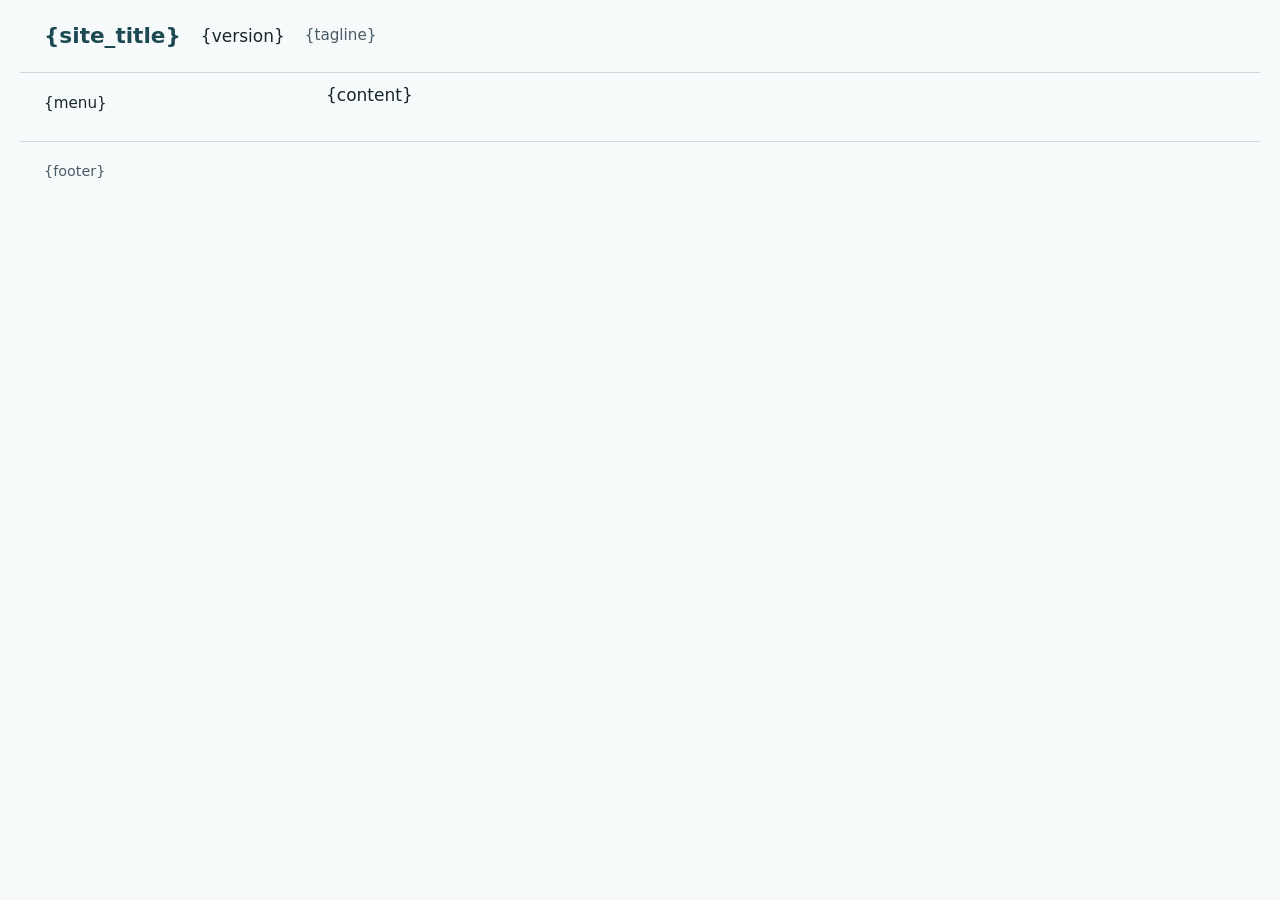
<file: site/layout.html>
<!doctype html>
<html lang="en">
<head>
  <meta charset="utf-8">
  <meta name="viewport" content="width=device-width, initial-scale=1">
  <meta name="description" content="{description}">
  <title>{title}</title>
  <link rel="stylesheet" href="assets/site.css">
  <link rel="stylesheet" href="assets/code.css">
  <link rel="canonical" href="{canonical}">
  <script defer src="assets/code.js"></script>
</head>
<body>
  <a class="skip" href="#content">Skip to content</a>
  <header>
    <a class="brand" href="./"><span>{site_title}</span></a>
    {version}
    <span class="tagline">{tagline}</span>
  </header>
  <div class="shell">
    <nav class="side" aria-label="Site">{menu}</nav>
    <details class="side-mobile"><summary>Menu</summary><nav aria-label="Site (compact)">{menu}</nav></details>
    <main id="content">
{content}
    </main>
  </div>
  <footer>
    {footer}
  </footer>
</body>
</html>
</file>
<file: assets/site.css>
:root {
  color-scheme: light dark;
  --bg: #f7fafa; --surface: #ffffff; --text: #17262e; --muted: #4a5c66;
  --head: #1d4a52; --link: #145a66; --link-hover: #0c3a42; --rule: #c9d8da;
  --code-bg: #e8efef; --accent: #c4502f; --note-bg: #e6f2f0;
}
@media (prefers-color-scheme: dark) {
  :root {
    --bg: #11181b; --surface: #182226; --text: #e2eaec; --muted: #a8b8bd;
    --head: #9fd6ce; --link: #7fd0c4; --link-hover: #b5ebe3; --rule: #2d3d42;
    --code-bg: #1f2c31; --accent: #ef8f72; --note-bg: #1a2c2e;
  }
}
* { box-sizing: border-box; }
body { margin: 0; background: var(--bg); color: var(--text); font: 17px/1.65 system-ui, -apple-system, "Segoe UI", sans-serif; }
a { color: var(--link); text-underline-offset: 3px; }
a:hover { color: var(--link-hover); }
a:focus-visible, summary:focus-visible { outline: 3px solid var(--link); outline-offset: 3px; }
header, footer { max-width: 1240px; margin: auto; padding: 18px 24px; }
header { display: flex; flex-wrap: wrap; align-items: center; gap: 6px 20px; border-bottom: 1px solid var(--rule); }
.tagline { color: var(--muted); font-size: .95rem; }
.version { font-size: .85rem; font-weight: 600; padding: 2px 9px; border: 1px solid var(--rule); border-radius: 999px; color: var(--head); text-decoration: none; white-space: nowrap; }
.version:hover { border-color: currentColor; }
.shell { max-width: 1240px; margin: auto; display: grid; grid-template-columns: 250px minmax(0, 1fr); gap: 32px; padding: 0 24px; }
main { min-width: 0; padding: 8px 0 32px; }
.side { position: sticky; top: 0; align-self: start; max-height: 100vh; overflow-y: auto; padding: 18px 0; font-size: .95rem; }
.side ul, .side-mobile ul { list-style: none; margin: 0 0 10px; padding: 0; }
.side li, .side-mobile li { margin: 2px 0; }
.side a, .side-mobile a { display: block; padding: 3px 10px; border-left: 3px solid transparent; text-decoration: none; }
.side a[aria-current=page], .side-mobile a[aria-current=page] { border-left-color: var(--accent); font-weight: 700; color: var(--head); }
.group { margin: 14px 0 4px; font-size: .78rem; font-weight: 700; letter-spacing: .08em; text-transform: uppercase; color: var(--muted); }
.side-mobile { display: none; }
.brand { display: flex; align-items: center; gap: 14px; font-weight: 700; font-size: 1.35rem; text-decoration: none; color: var(--head); }
h1, h2, h3 { line-height: 1.25; color: var(--head); }
h1 { font-size: clamp(1.9rem, 5vw, 2.8rem); }
p, li { max-width: 80ch; }
pre { overflow-x: auto; padding: 16px; background: var(--code-bg); border-radius: 8px; }
code { font-size: .9em; }
table { display: block; overflow-x: auto; border-collapse: collapse; width: 100%; font-size: .93rem; }
td, th { padding: 9px 10px; text-align: left; vertical-align: top; border-bottom: 1px solid var(--rule); }
blockquote { margin: 1em 0; padding: 10px 18px; border-left: 4px solid var(--head); background: var(--note-bg); }
details { margin: .8em 0; }
summary { cursor: pointer; }
img { max-width: 100%; height: auto; }
footer { border-top: 1px solid var(--rule); font-size: .9rem; color: var(--muted); }
.skip { position: absolute; top: -100px; left: 12px; padding: 8px; background: var(--surface); }
.skip:focus { top: 8px; }
.hero { padding: 8px 0 4px; }
.eyebrow { color: var(--muted); font-size: .95rem; letter-spacing: .02em; margin: 0; }
.lead { font-size: 1.15rem; }
.boundary { border-left: 5px solid var(--accent); padding: 12px 20px; background: var(--note-bg); border-radius: 0 8px 8px 0; }
.actions { display: flex; flex-wrap: wrap; gap: 10px; }
.button { display: inline-block; padding: 9px 16px; border-radius: 8px; background: var(--head); color: var(--bg); text-decoration: none; font-weight: 600; }
.button:hover { color: var(--bg); opacity: .9; }
.button.secondary { background: transparent; color: var(--link); border: 2px solid var(--link); }
.cards { display: grid; grid-template-columns: repeat(auto-fit, minmax(230px, 1fr)); gap: 14px; margin: 1em 0; }
.card { background: var(--surface); border: 1px solid var(--rule); border-radius: 10px; padding: 14px 16px; }
.card h4 { margin: 0 0 6px; font-size: 1.05rem; }
.card p { margin: 0; font-size: .95rem; }
@media (max-width: 860px) {
  .shell { display: block; padding: 0 16px; }
  .side { display: none; }
  .side-mobile { display: block; margin: 12px 0; padding: 8px 12px; border: 1px solid var(--rule); border-radius: 8px; background: var(--surface); }
  .side-mobile summary { font-weight: 700; }
  header, footer { padding: 14px 16px; }
  td, th { padding: 7px; }
}
@media (prefers-reduced-motion: reduce) { * { scroll-behavior: auto !important; transition: none !important; } }
/* Narrow screens. Long inline code (declaration names, receipt files) wraps instead of widening the page. */
:not(pre) > code { overflow-wrap: anywhere; }
/* Inside a table the code keeps its words whole: the table scrolls horizontally instead. */
td code, th code { overflow-wrap: normal; }
/* Long Lean names in headings wrap on a narrow screen. */
h1, h2, h3, h4 { overflow-wrap: anywhere; }
/* Lean source uses Unicode (ℝ, ₁, 𝓝, →): local monospace fonts with wide coverage first, no web font. */
code, pre { font-family: ui-monospace, "JuliaMono", "DejaVu Sans Mono", "Noto Sans Mono", "Cascadia Mono", Menlo, Consolas, monospace; }
</file>
<file: assets/code.css>
/* Fold and copy code blocks (see code.js) */
.code-wrap { position: relative; }
.code-wrap > pre { padding-top: 2em; }
.code-copy { position: absolute; top: 0.35em; right: 0.35em; font: 0.75em/1.4 system-ui, sans-serif; padding: 0.15em 0.6em; border: 1px solid #9aa8b6; border-radius: 4px; background: #f5f7fa; color: #153e63; cursor: pointer; opacity: 0.85; }
.code-copy:hover, .code-copy:focus { opacity: 1; }
details.lean-fold, details.signoff-lean { margin: 0.4em 0 1em; }
details.lean-fold > summary, details.signoff-lean > summary { cursor: pointer; font-size: 0.9em; color: #153e63; }
@media (prefers-color-scheme: dark) {
  .code-copy { background: #1e2733; color: #cfe0f2; border-color: #4b5b6b; }
  details.lean-fold > summary, details.signoff-lean > summary { color: #9fc3e6; }
}
</file>
<file: site/assets/site.css>
:root {
  color-scheme: light dark;
  --bg: #f7fafa; --surface: #ffffff; --text: #17262e; --muted: #4a5c66;
  --head: #1d4a52; --link: #145a66; --link-hover: #0c3a42; --rule: #c9d8da;
  --code-bg: #e8efef; --accent: #c4502f; --note-bg: #e6f2f0;
}
@media (prefers-color-scheme: dark) {
  :root {
    --bg: #11181b; --surface: #182226; --text: #e2eaec; --muted: #a8b8bd;
    --head: #9fd6ce; --link: #7fd0c4; --link-hover: #b5ebe3; --rule: #2d3d42;
    --code-bg: #1f2c31; --accent: #ef8f72; --note-bg: #1a2c2e;
  }
}
* { box-sizing: border-box; }
body { margin: 0; background: var(--bg); color: var(--text); font: 17px/1.65 system-ui, -apple-system, "Segoe UI", sans-serif; }
a { color: var(--link); text-underline-offset: 3px; }
a:hover { color: var(--link-hover); }
a:focus-visible, summary:focus-visible { outline: 3px solid var(--link); outline-offset: 3px; }
header, footer { max-width: 1240px; margin: auto; padding: 18px 24px; }
header { display: flex; flex-wrap: wrap; align-items: center; gap: 6px 20px; border-bottom: 1px solid var(--rule); }
.tagline { color: var(--muted); font-size: .95rem; }
.version { font-size: .85rem; font-weight: 600; padding: 2px 9px; border: 1px solid var(--rule); border-radius: 999px; color: var(--head); text-decoration: none; white-space: nowrap; }
.version:hover { border-color: currentColor; }
.shell { max-width: 1240px; margin: auto; display: grid; grid-template-columns: 250px minmax(0, 1fr); gap: 32px; padding: 0 24px; }
main { min-width: 0; padding: 8px 0 32px; }
.side { position: sticky; top: 0; align-self: start; max-height: 100vh; overflow-y: auto; padding: 18px 0; font-size: .95rem; }
.side ul, .side-mobile ul { list-style: none; margin: 0 0 10px; padding: 0; }
.side li, .side-mobile li { margin: 2px 0; }
.side a, .side-mobile a { display: block; padding: 3px 10px; border-left: 3px solid transparent; text-decoration: none; }
.side a[aria-current=page], .side-mobile a[aria-current=page] { border-left-color: var(--accent); font-weight: 700; color: var(--head); }
.group { margin: 14px 0 4px; font-size: .78rem; font-weight: 700; letter-spacing: .08em; text-transform: uppercase; color: var(--muted); }
.side-mobile { display: none; }
.brand { display: flex; align-items: center; gap: 14px; font-weight: 700; font-size: 1.35rem; text-decoration: none; color: var(--head); }
h1, h2, h3 { line-height: 1.25; color: var(--head); }
h1 { font-size: clamp(1.9rem, 5vw, 2.8rem); }
p, li { max-width: 80ch; }
pre { overflow-x: auto; padding: 16px; background: var(--code-bg); border-radius: 8px; }
code { font-size: .9em; }
table { display: block; overflow-x: auto; border-collapse: collapse; width: 100%; font-size: .93rem; }
td, th { padding: 9px 10px; text-align: left; vertical-align: top; border-bottom: 1px solid var(--rule); }
blockquote { margin: 1em 0; padding: 10px 18px; border-left: 4px solid var(--head); background: var(--note-bg); }
details { margin: .8em 0; }
summary { cursor: pointer; }
img { max-width: 100%; height: auto; }
footer { border-top: 1px solid var(--rule); font-size: .9rem; color: var(--muted); }
.skip { position: absolute; top: -100px; left: 12px; padding: 8px; background: var(--surface); }
.skip:focus { top: 8px; }
.hero { padding: 8px 0 4px; }
.eyebrow { color: var(--muted); font-size: .95rem; letter-spacing: .02em; margin: 0; }
.lead { font-size: 1.15rem; }
.boundary { border-left: 5px solid var(--accent); padding: 12px 20px; background: var(--note-bg); border-radius: 0 8px 8px 0; }
.actions { display: flex; flex-wrap: wrap; gap: 10px; }
.button { display: inline-block; padding: 9px 16px; border-radius: 8px; background: var(--head); color: var(--bg); text-decoration: none; font-weight: 600; }
.button:hover { color: var(--bg); opacity: .9; }
.button.secondary { background: transparent; color: var(--link); border: 2px solid var(--link); }
.cards { display: grid; grid-template-columns: repeat(auto-fit, minmax(230px, 1fr)); gap: 14px; margin: 1em 0; }
.card { background: var(--surface); border: 1px solid var(--rule); border-radius: 10px; padding: 14px 16px; }
.card h4 { margin: 0 0 6px; font-size: 1.05rem; }
.card p { margin: 0; font-size: .95rem; }
@media (max-width: 860px) {
  .shell { display: block; padding: 0 16px; }
  .side { display: none; }
  .side-mobile { display: block; margin: 12px 0; padding: 8px 12px; border: 1px solid var(--rule); border-radius: 8px; background: var(--surface); }
  .side-mobile summary { font-weight: 700; }
  header, footer { padding: 14px 16px; }
  td, th { padding: 7px; }
}
@media (prefers-reduced-motion: reduce) { * { scroll-behavior: auto !important; transition: none !important; } }
/* Narrow screens. Long inline code (declaration names, receipt files) wraps instead of widening the page. */
:not(pre) > code { overflow-wrap: anywhere; }
/* Inside a table the code keeps its words whole: the table scrolls horizontally instead. */
td code, th code { overflow-wrap: normal; }
/* Long Lean names in headings wrap on a narrow screen. */
h1, h2, h3, h4 { overflow-wrap: anywhere; }
/* Lean source uses Unicode (ℝ, ₁, 𝓝, →): local monospace fonts with wide coverage first, no web font. */
code, pre { font-family: ui-monospace, "JuliaMono", "DejaVu Sans Mono", "Noto Sans Mono", "Cascadia Mono", Menlo, Consolas, monospace; }
</file>
<file: site/assets/code.css>
/* Fold and copy code blocks (see code.js) */
.code-wrap { position: relative; }
.code-wrap > pre { padding-top: 2em; }
.code-copy { position: absolute; top: 0.35em; right: 0.35em; font: 0.75em/1.4 system-ui, sans-serif; padding: 0.15em 0.6em; border: 1px solid #9aa8b6; border-radius: 4px; background: #f5f7fa; color: #153e63; cursor: pointer; opacity: 0.85; }
.code-copy:hover, .code-copy:focus { opacity: 1; }
details.lean-fold, details.signoff-lean { margin: 0.4em 0 1em; }
details.lean-fold > summary, details.signoff-lean > summary { cursor: pointer; font-size: 0.9em; color: #153e63; }
@media (prefers-color-scheme: dark) {
  .code-copy { background: #1e2733; color: #cfe0f2; border-color: #4b5b6b; }
  details.lean-fold > summary, details.signoff-lean > summary { color: #9fc3e6; }
}
</file>
